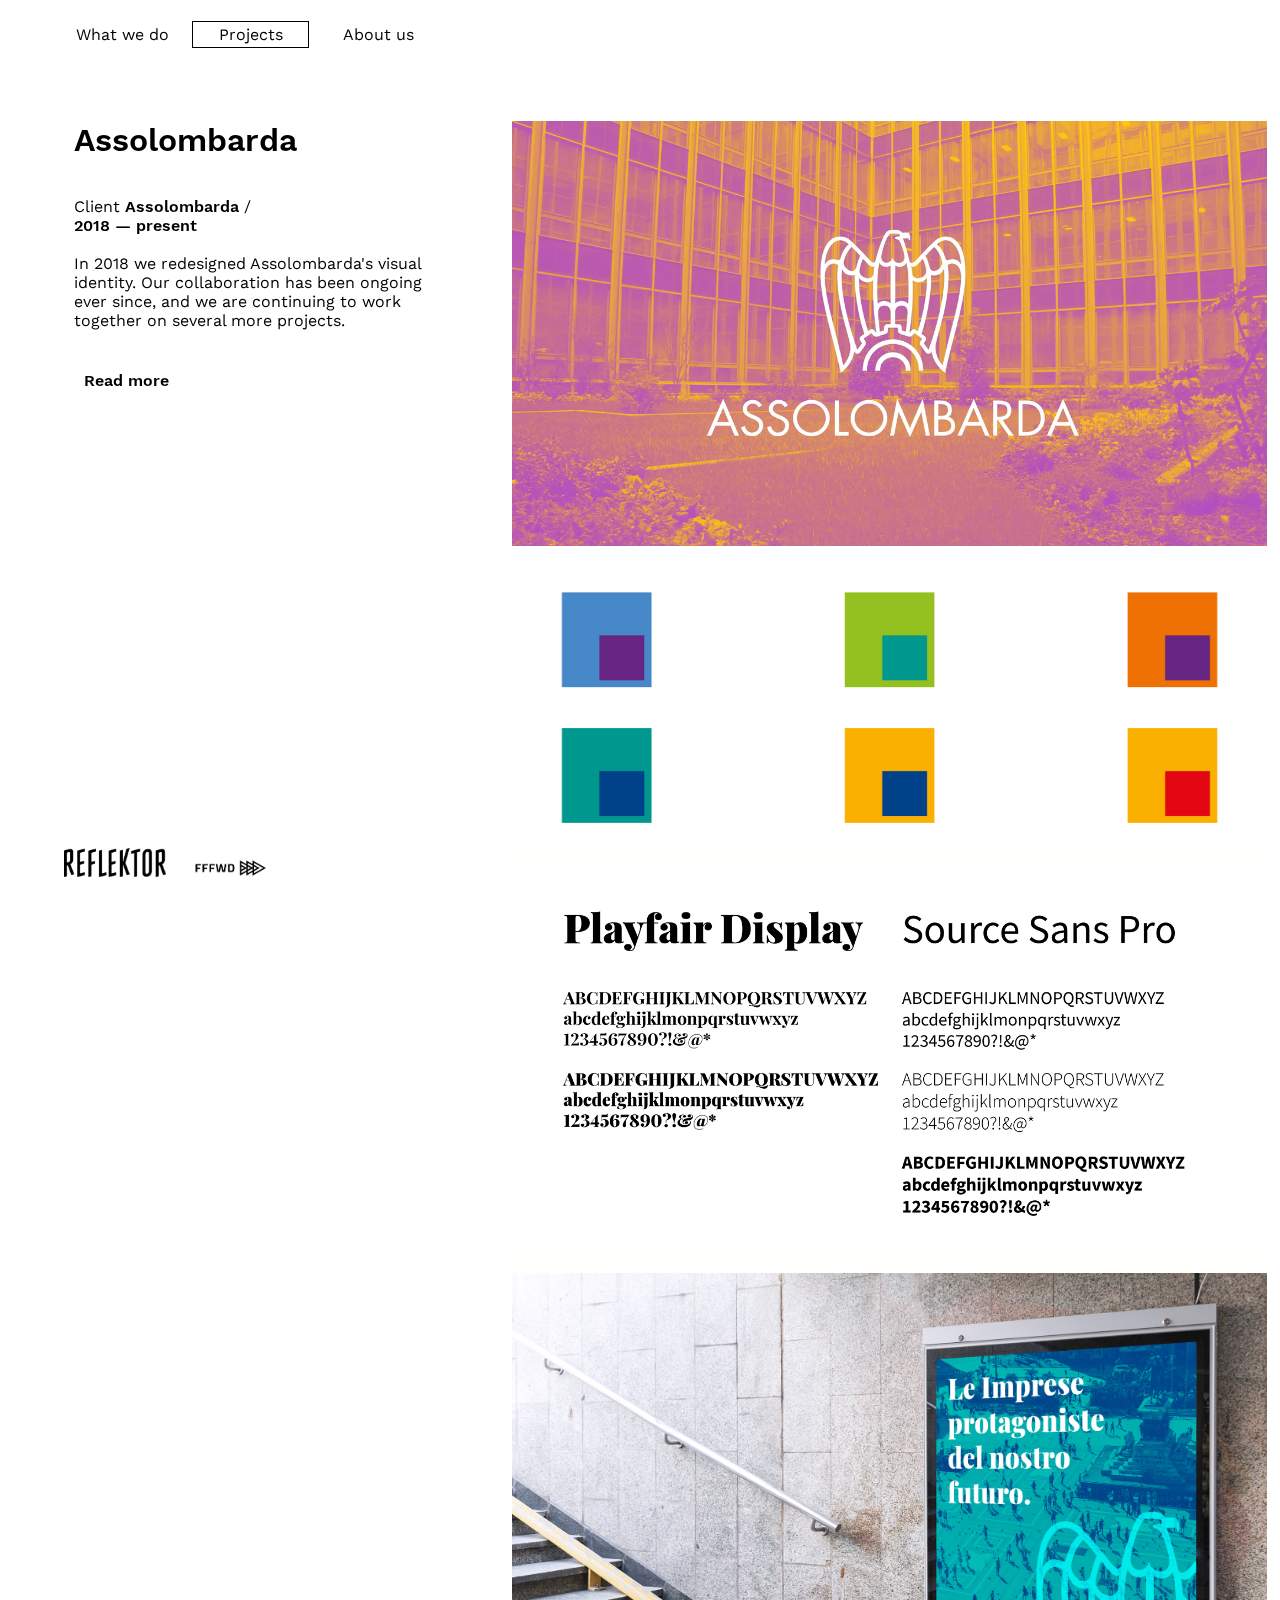
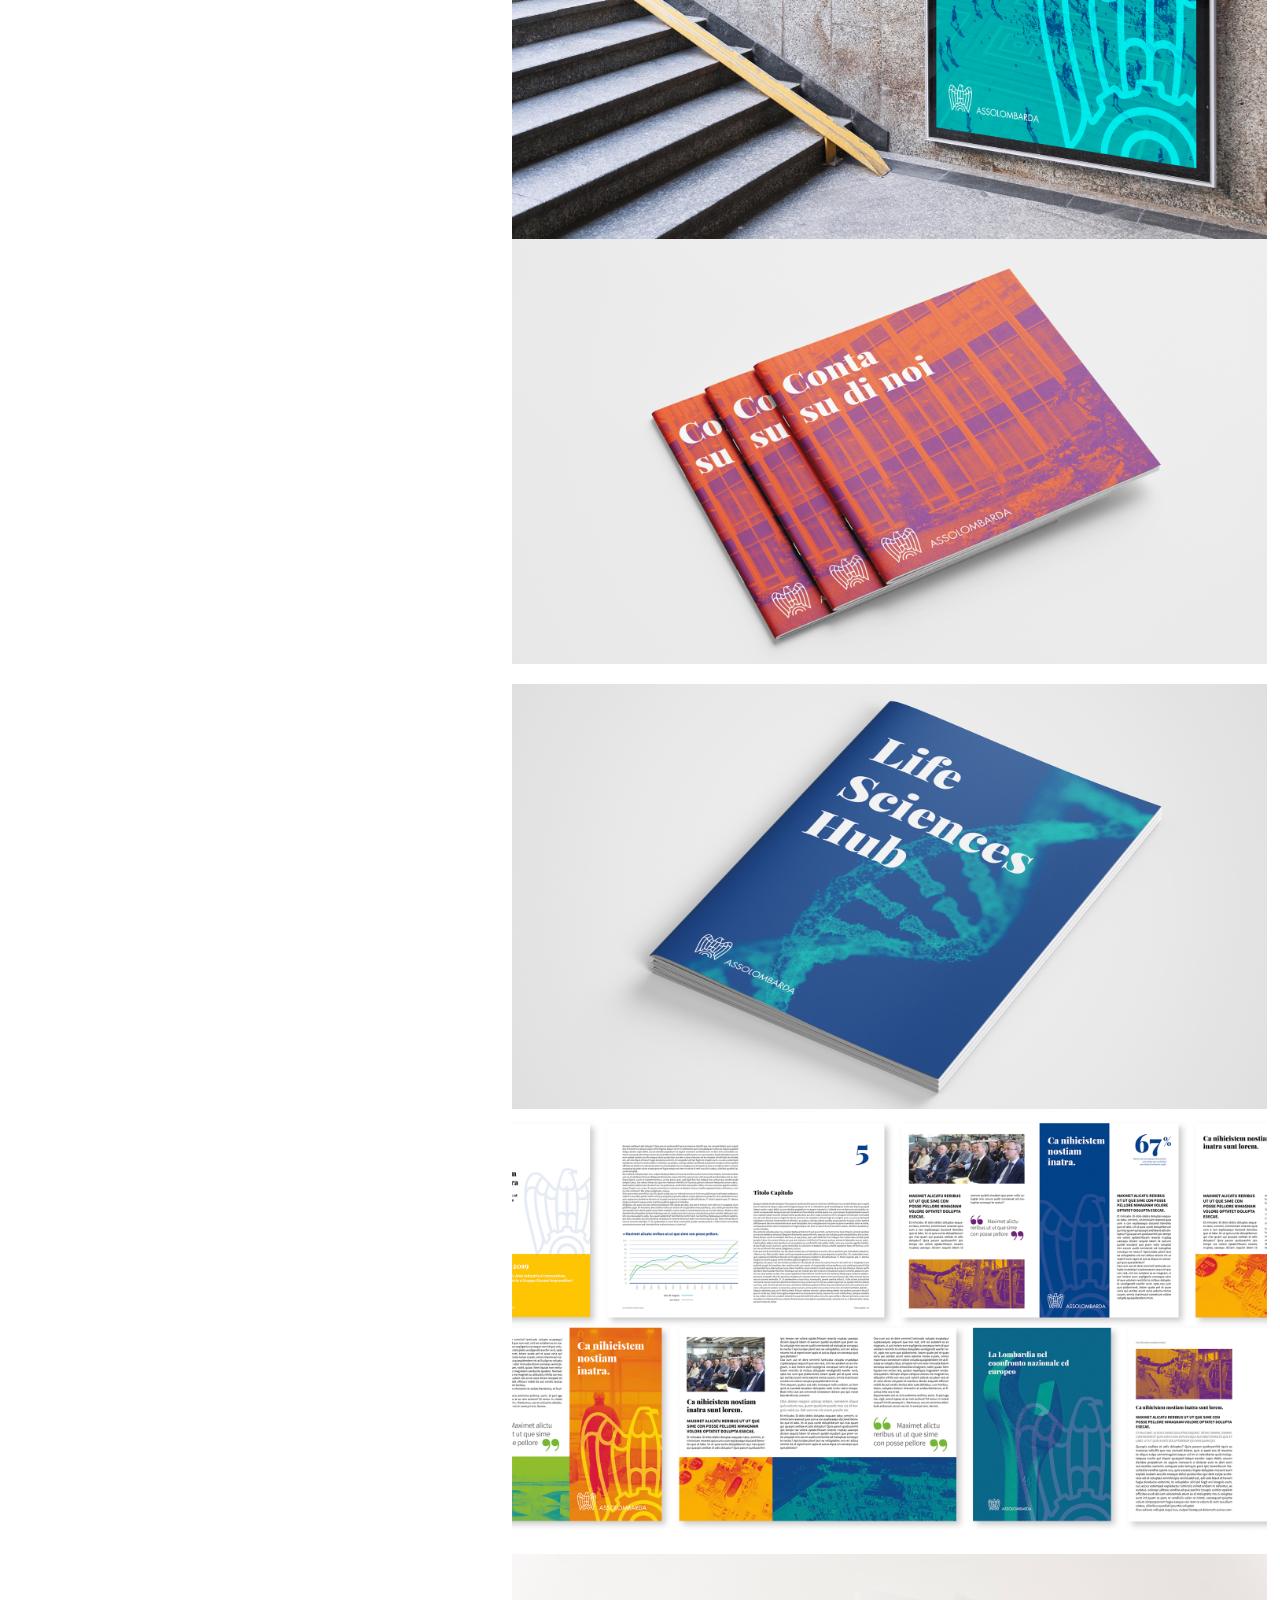
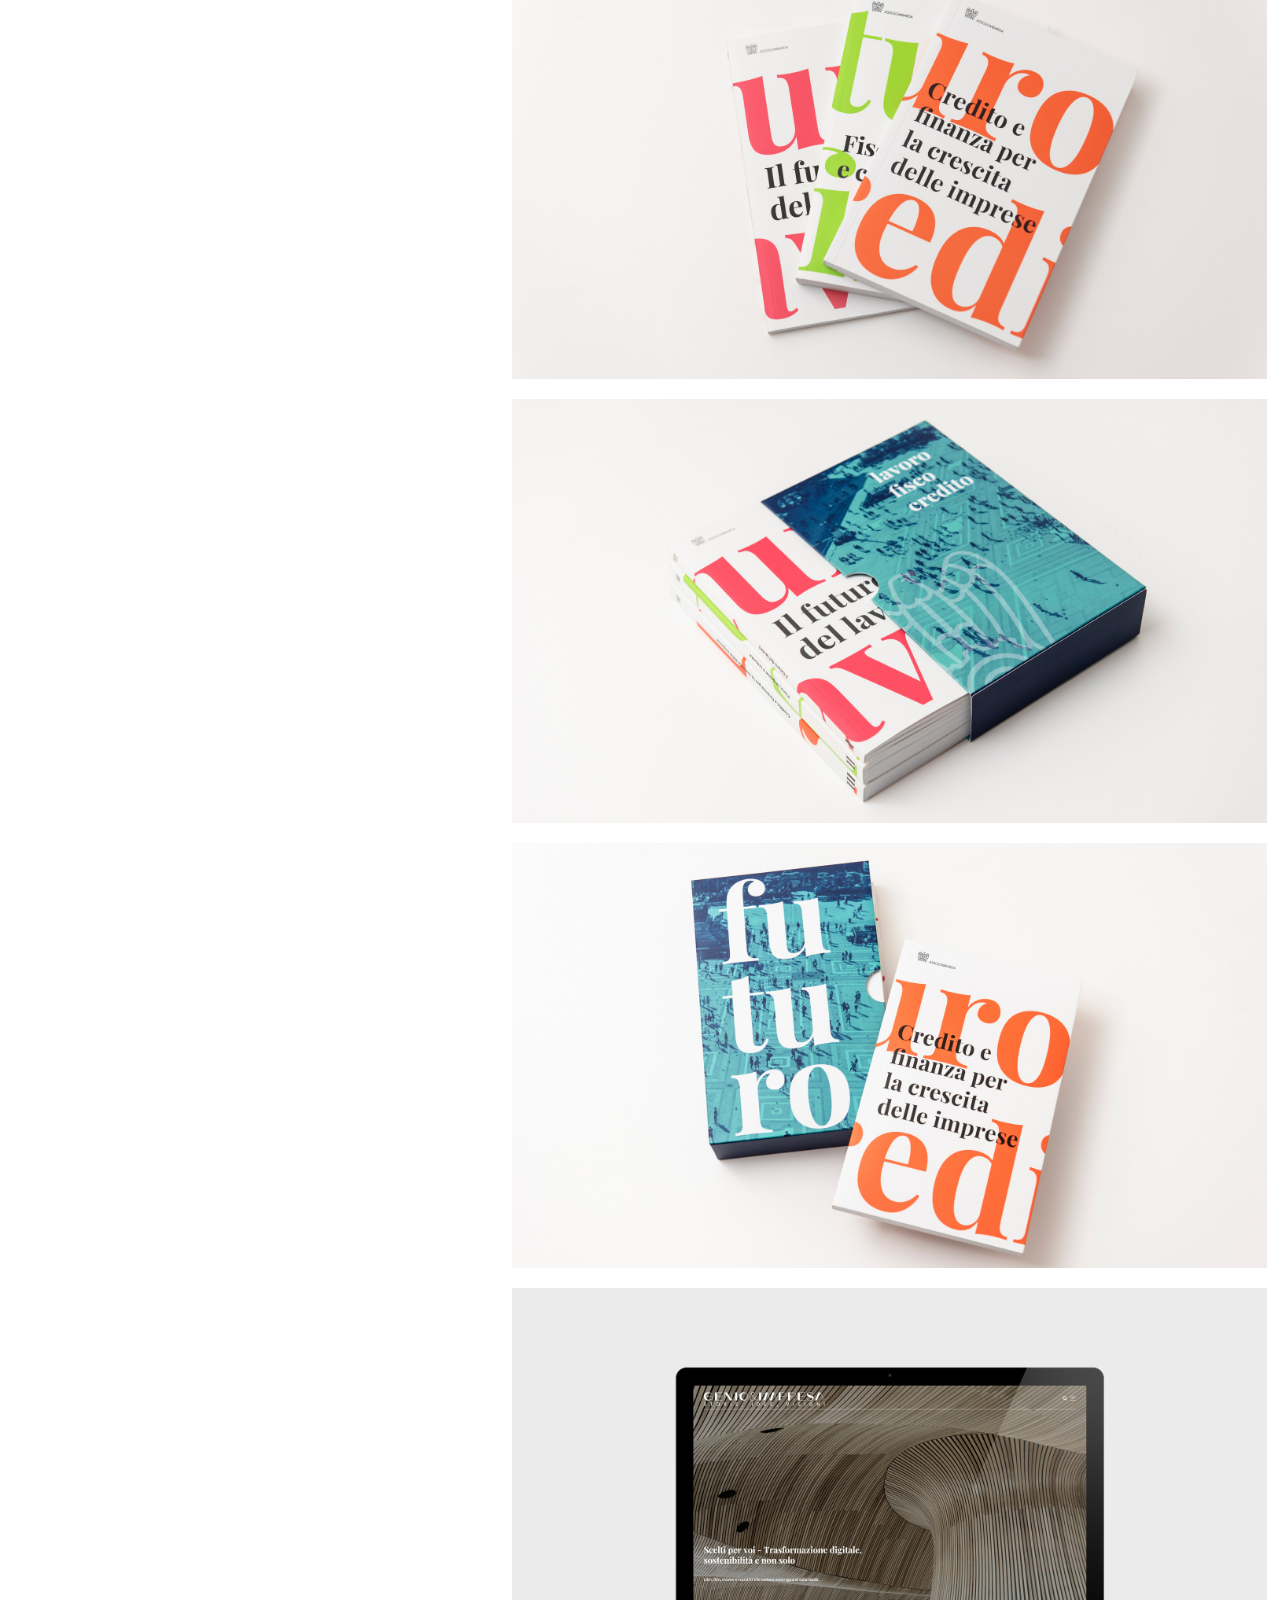
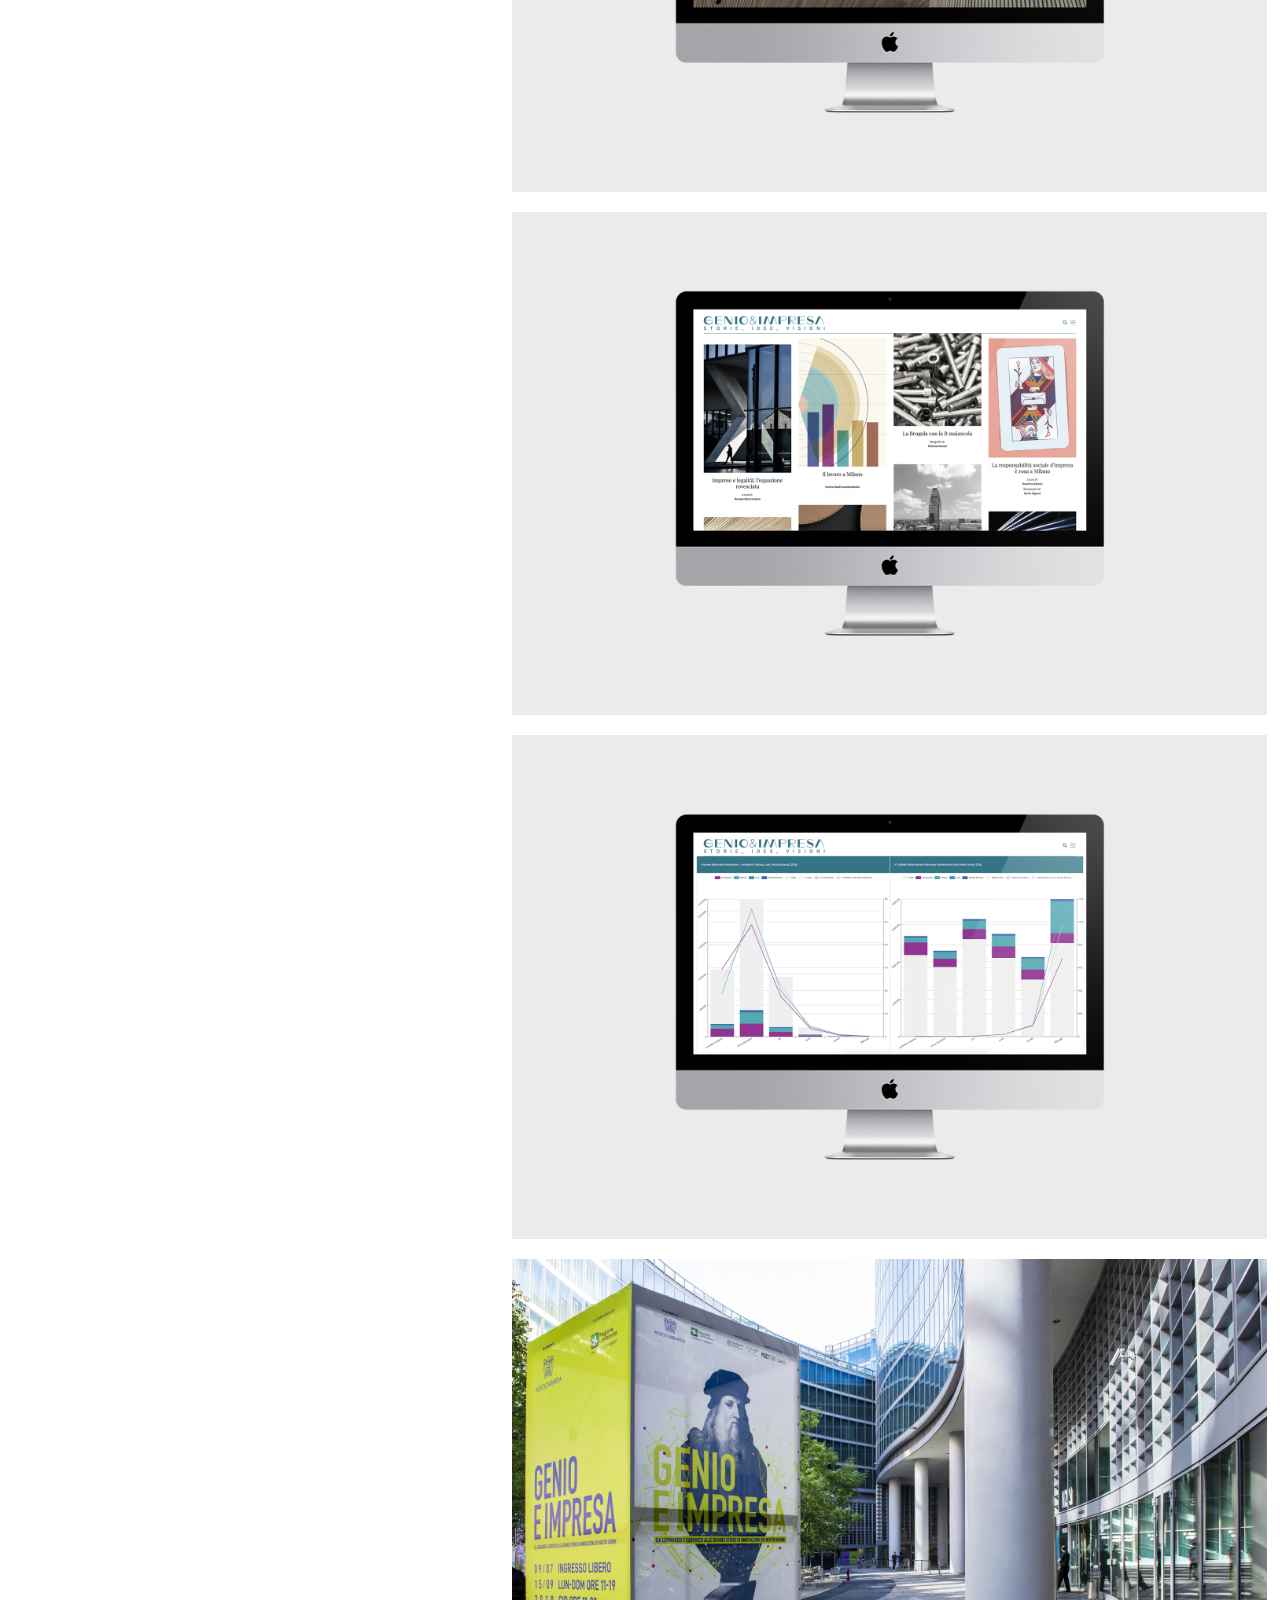
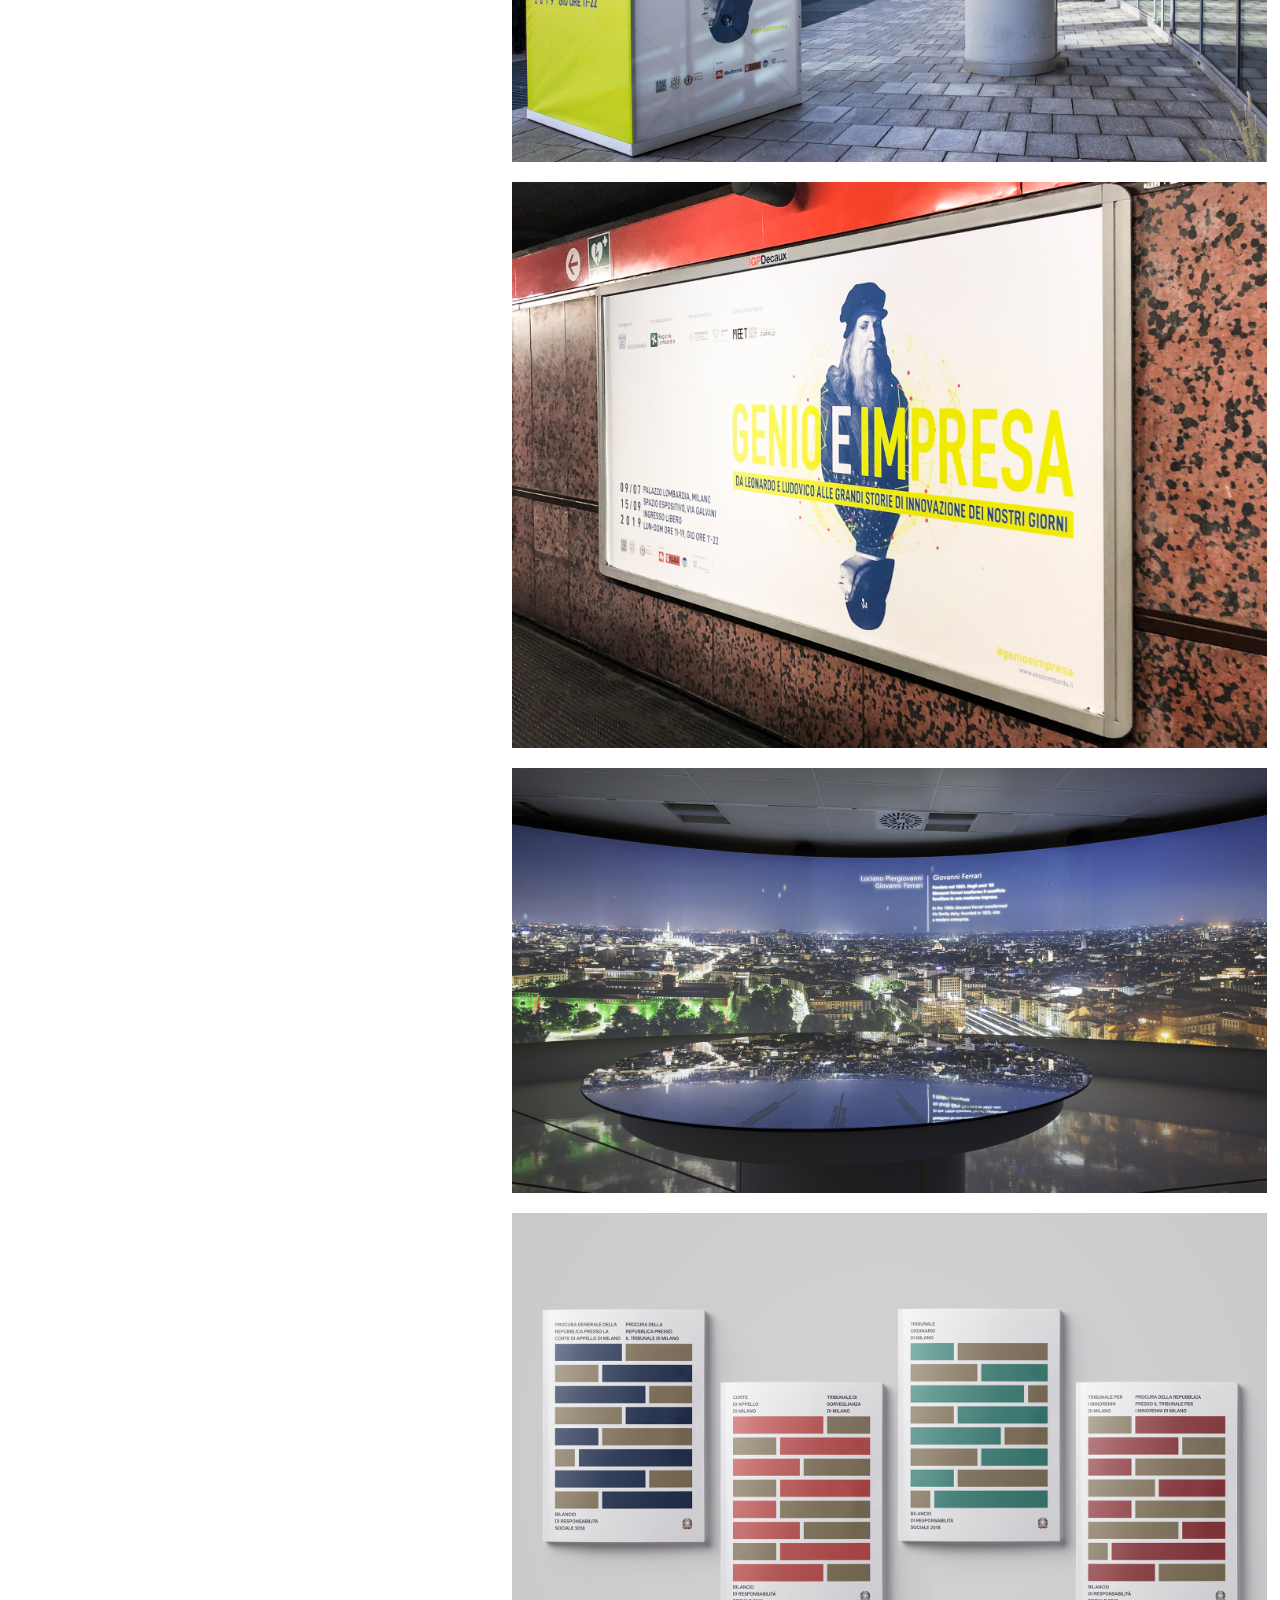
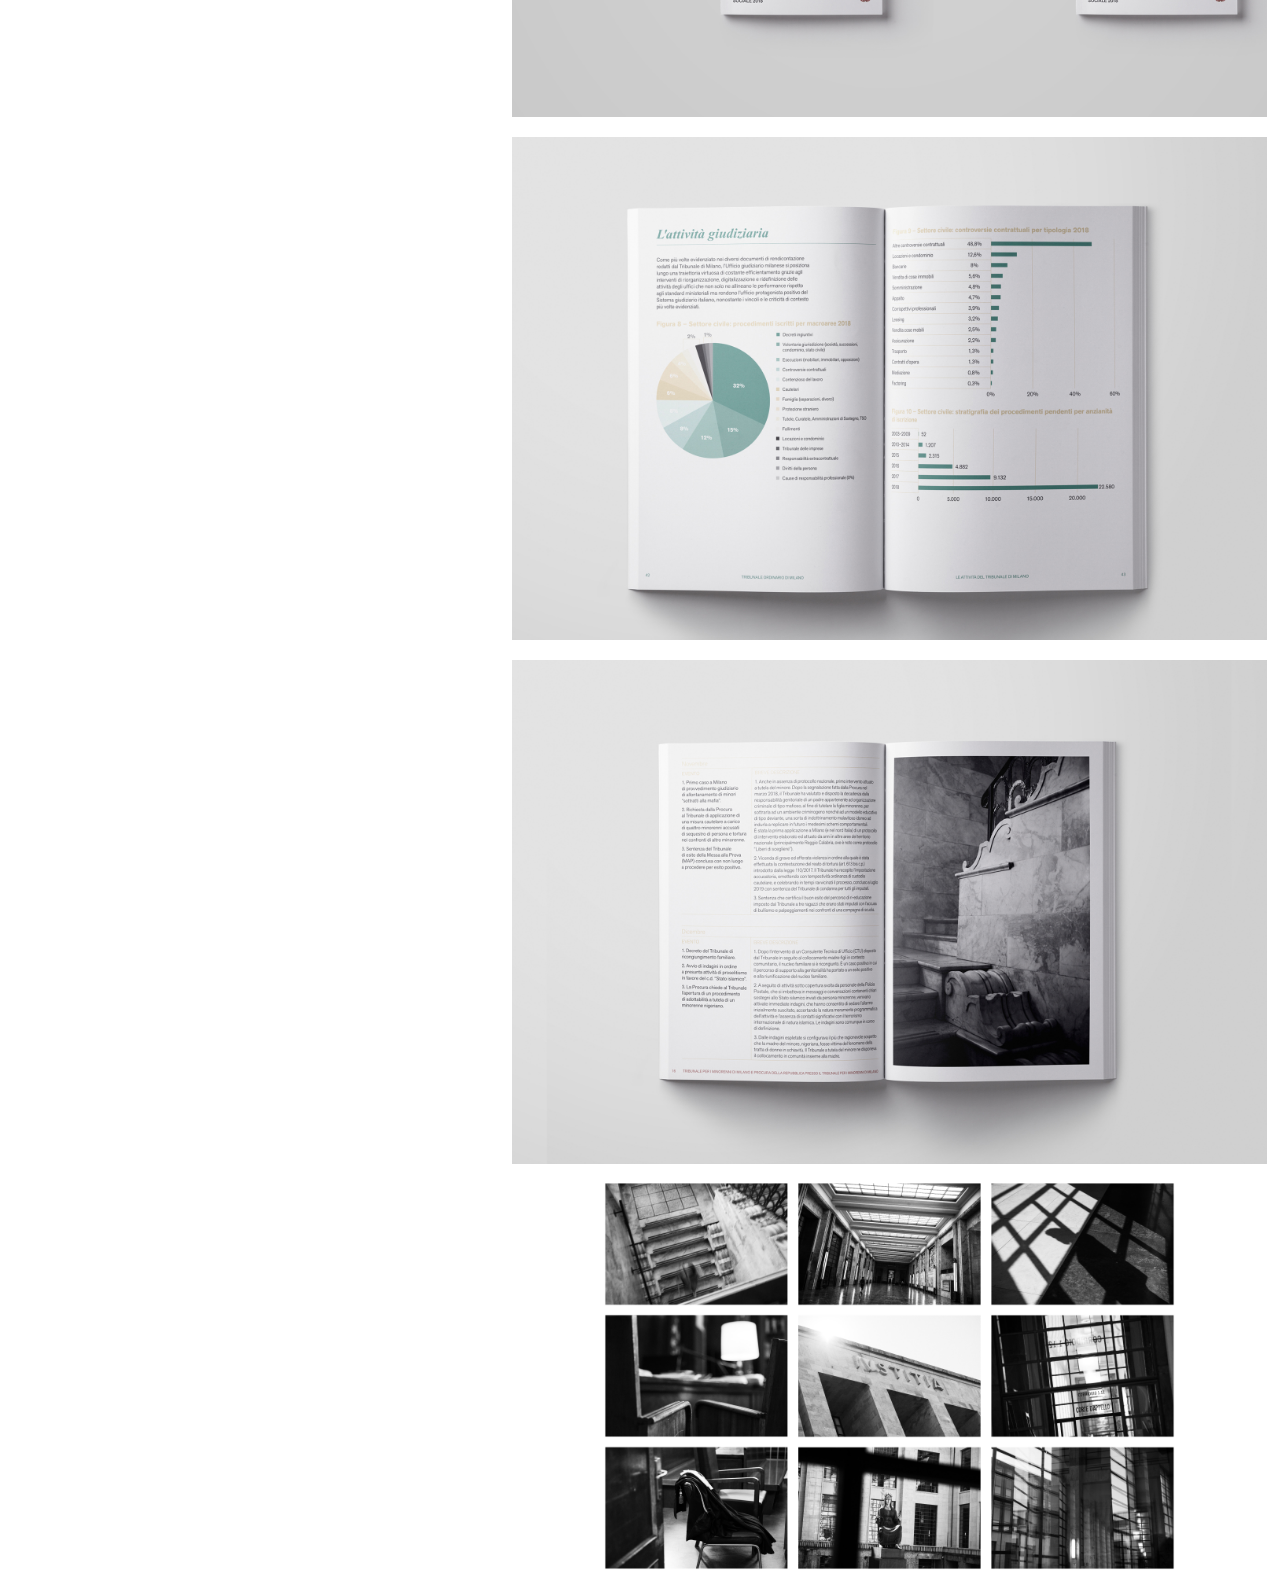
<file: assolombarda.html>
<html>
  <head>
    <meta charset="utf-8">
    <title> Projects - Assolombarda</title>
    <link rel='shortcut icon' type='image/x-icon' href='assets/favicon/favicon.ico' />
    <link href="style_mini.css" rel="stylesheet" type="text/css">
    <link href="style_maxi.css" rel="stylesheet" type="text/css">
    <link href='https://fonts.googleapis.com/css?family=Work+Sans' rel='stylesheet'>
    <meta name="viewport" content="width=device-width, initial-scale=1">
    <meta name="description" content="Reflektor is a branding agency founded in 2016 by Martina Profumo and Michele Morosi.">
    <meta name="keywords" content="Branding, Comunicazione, Design, Visual identity, Brand, Identità visiva, Innivazione, Innovation, Strategia, Strategy, Creative, Business, Posizionamento, Positioning, Produzione, Production, Video, Foto, UX design,Service, Servizi, Design thinking, Agenzia creativa, Milano, Milan, Tone of voice, logo, brand manual">
    <meta name="author" content="Reflektor">


  </head>
  <body leftmargin="0" topmargin="0">

    <div id="banda_mobile" style="background-color:white;border-bottom: 0.1vw solid black"></div>

    <div id="menu">
      <div id="what_we_do" class="fondoBianco" style="border: 0.1vw solid transparent"> <a href="what_we_do.html"> What we do </a></div>
      <div id="projects" class="fondoBianco" style="border: 0.1vw solid"> <a href="projects.html">Projects</a> </div>
      <div id="about_us" class="fondoBianco" style="border: 0.1vw solid transparent"><a href="about_us.html"> About us</a> </div>
    </div>

    <img id="logoReflektor" src="assets/logo/reflektor_logo.png" alt="Reflektor_logo"></img>
    <img id="logoFFFWD" src="assets/logo/FFFWD_logo.png" alt="FFForward_logo"></img>


    <div id="desc">
      <div id="titolo">Assolombarda<br><br> </div>
      Client <em>Assolombarda</em> / <br><em>2018 &mdash; present</em> <br><br>
      In 2018 we redesigned Assolombarda's visual identity. Our collaboration has been ongoing ever since, and we are continuing to work together on several more projects. <br><br><br>
      <div id="read" onClick="scompare('visual');">Read more </div>
    </div>


    <div id="main">
      <div id="visual">
        <video width="100%" min-height="100%" autoplay loop> <source src="assets/Assolombarda/cover.mp4" type="video/mp4"></video>
        <img src="assets/Assolombarda/palette_coppie.jpg" style="width:100%;margin-top:20px" ></img>
        <img src="assets/Assolombarda/Playfair.jpg" style="width:100%" ></img>
        <img src="assets/Assolombarda/affissione.jpg" style="width:100%" ></img>
        <img src="assets/Assolombarda/brochure_1.jpg" style="width:100%" ></img>
        <img src="assets/Assolombarda/brochure_2.jpg" style="width:100%;margin-top:20px" ></img>
        <img src="assets/Assolombarda/set.jpg" style="width:100%" ></img>
        <img src="assets/Assolombarda/lb_1.jpg" style="width:100%;margin-top:20px" ></img>
        <img src="assets/Assolombarda/lb_2.jpg" style="width:100%;margin-top:20px" ></img>
        <img src="assets/Assolombarda/lb_3.jpg" style="width:100%;margin-top:20px" ></img>
        <img src="assets/Assolombarda/gi_1.jpg" style="width:100%;margin-top:20px" ></img>
        <img src="assets/Assolombarda/gi_2.jpg" style="width:100%;margin-top:20px" ></img>
        <img src="assets/Assolombarda/gi_3.jpg" style="width:100%;margin-top:20px" ></img>
        <img src="assets/Assolombarda/gi_mostra_1.jpg" style="width:100%;margin-top:20px" ></img>
        <img src="assets/Assolombarda/gi_mostra_2.jpg" style="width:100%;margin-top:20px" ></img>
        <img src="assets/Assolombarda/gi_mostra_3.jpg" style="width:100%;margin-top:20px" ></img>
        <img src="assets/Assolombarda/tm_1.jpg" style="width:100%;margin-top:20px" ></img>
        <img src="assets/Assolombarda/tm_2.jpg" style="width:100%;margin-top:20px" ></img>
        <img src="assets/Assolombarda/tm_3.jpg" style="width:100%;margin-top:20px" ></img>
        <img src="assets/Assolombarda/tm_foto.png" style="width:100%" ></img>



      </div>

      <div id="testo">
        The first step of the new project was an in-depth “brand check-up” and the analysis of both the status quo and upcoming opportunities.  After a phase of research and interviews with all the Board members we came up with a new, strong and unique brand positioning for the association.
        <br><br>
        We responded to the need for a more contemporary brand image designing a more modern and international secondary visual identity. At the same time, we maintained a strong coherence and continuity with the Confindustria “mother brand”.
        <br><br>
        Together with blue and light blue, the institutional colors of Assolombarda, the secondary palette includes six new chromatic shades, saturated and bright, used both as plain colors and as duotones, a bi-color treatment over images.
        <br><br>
        For the typography we combined the Source Sans &mdash; the institutional Assolombarda font &mdash; with Playfair Display, a more styled font recommended for headlines and data visualizations.
        <br><br>
        We also played with the “eagle” pictogram, from the Assolombarda logotype, in order to improve dynamism and create a wide range of different visuals.
        <br><br>
        We also defined the new tone-of-voice, identifying the personality and copywriting style of the “language”, aligned with the new Assolombarda brand.
        <br><br>
        After establishing the brand strategy and brand design we continued working with Assolombarda on several more projects.
        <br><br>
        Among others we developed the visual identity of “Genio&Impresa”, a web magazine aimed at being a reference for entrepreneurship in both Lombardy and Italy.
        <br><br>
        We were also invited to manage the design of the “Leonardo&Ludovico &mdash; Genio&Impresa” exhibition, a project in collaboration with Regione Lombardia and with the scientific support of the Politecnico di Milano Leadin’Lab. The aim of the project is to illustrate virtuous cases of encounters between entrepreneurs and creative geniuses.
        <br><br>
        In 2019 we created the editorial project for the Sustainability Report of the Tribunale di Milano. For this special occasion we produced a photographic reportage of the most important places in the Tribunale di Milano law courts.
        <br><br><br>

      </div>
    </div>


  </body>
  <script type="text/javascript">

  document.getElementById("testo").style.display='none';

  function scompare(visual) {
    if(document.getElementById("visual").style.display=='') {
       document.getElementById("visual").style.display='none';
       document.getElementById("testo").style.display='';
       document.getElementById("read").innerHTML = "Read less";
    }
    else{
      document.getElementById("visual").style.display='';
      document.getElementById("testo").style.display='none';
      document.getElementById("read").innerHTML = "Read more";
    }
  }
  </script>



</html>
</file>
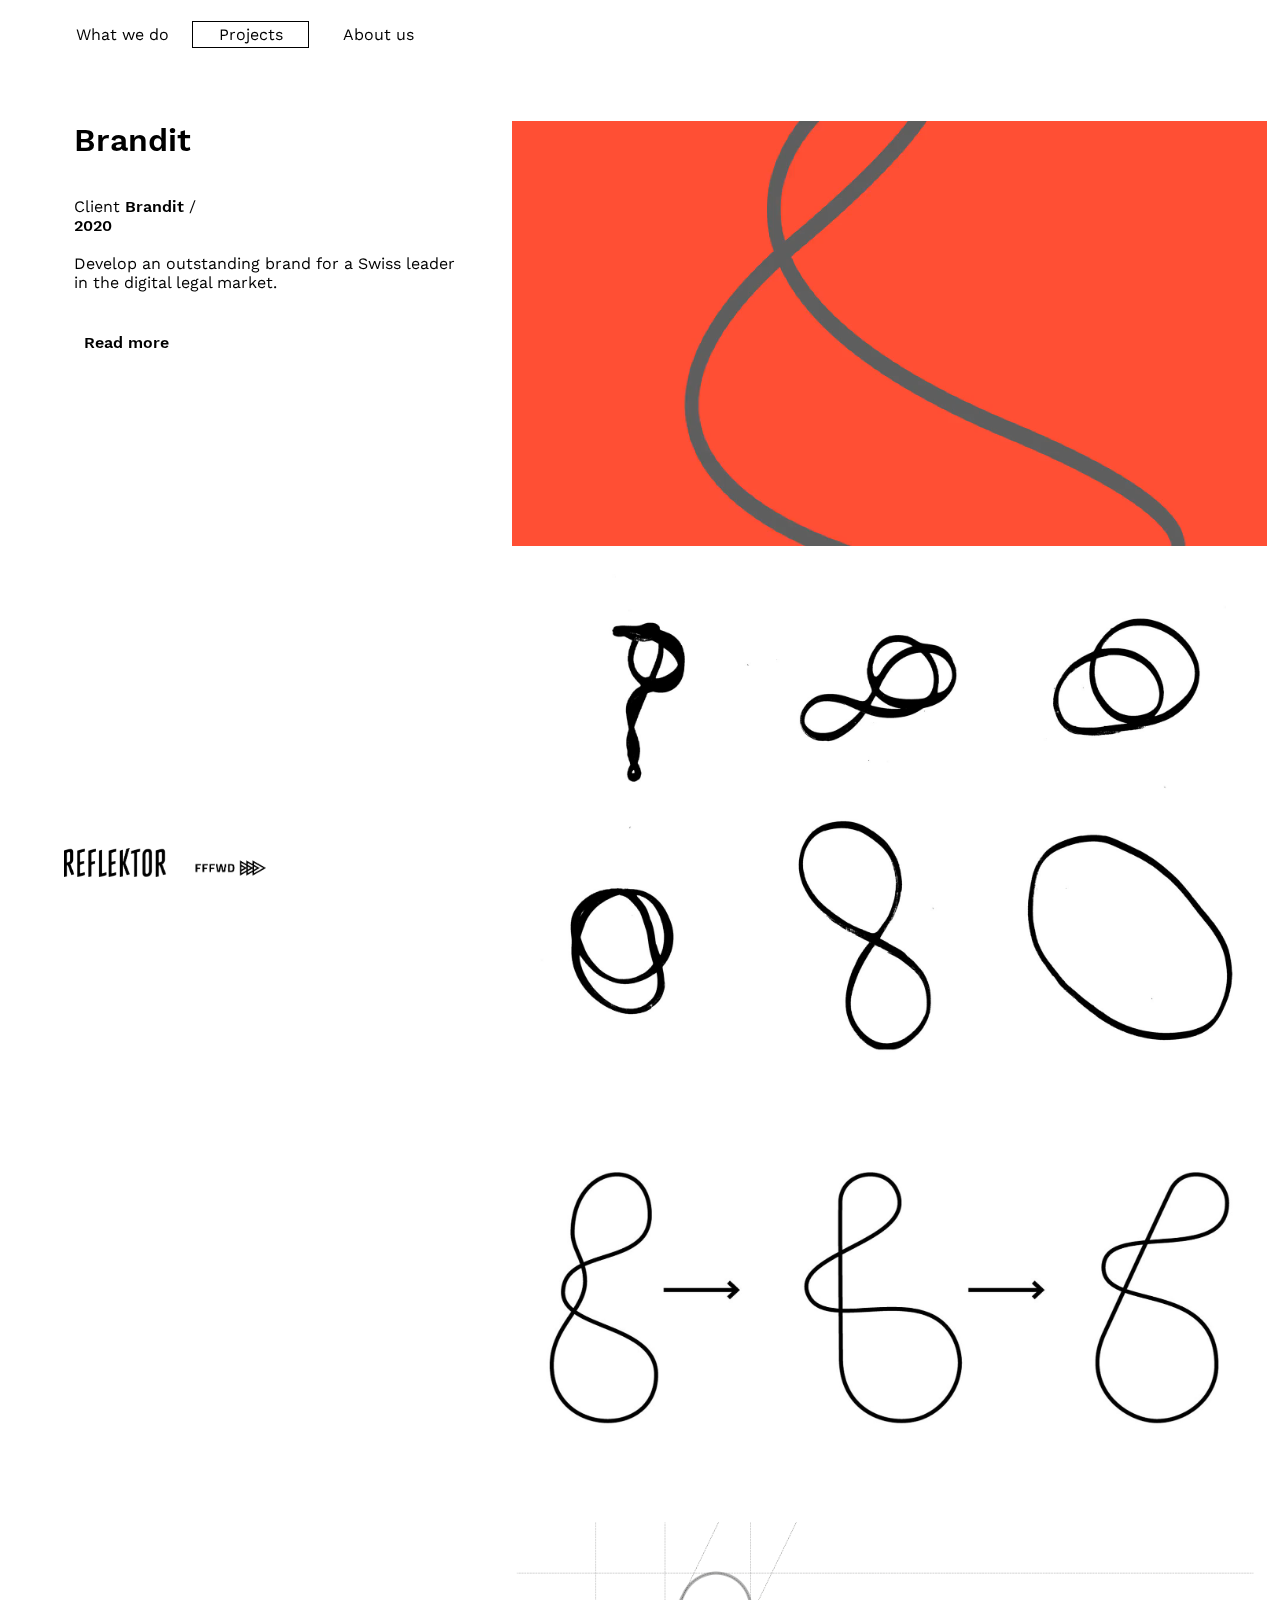
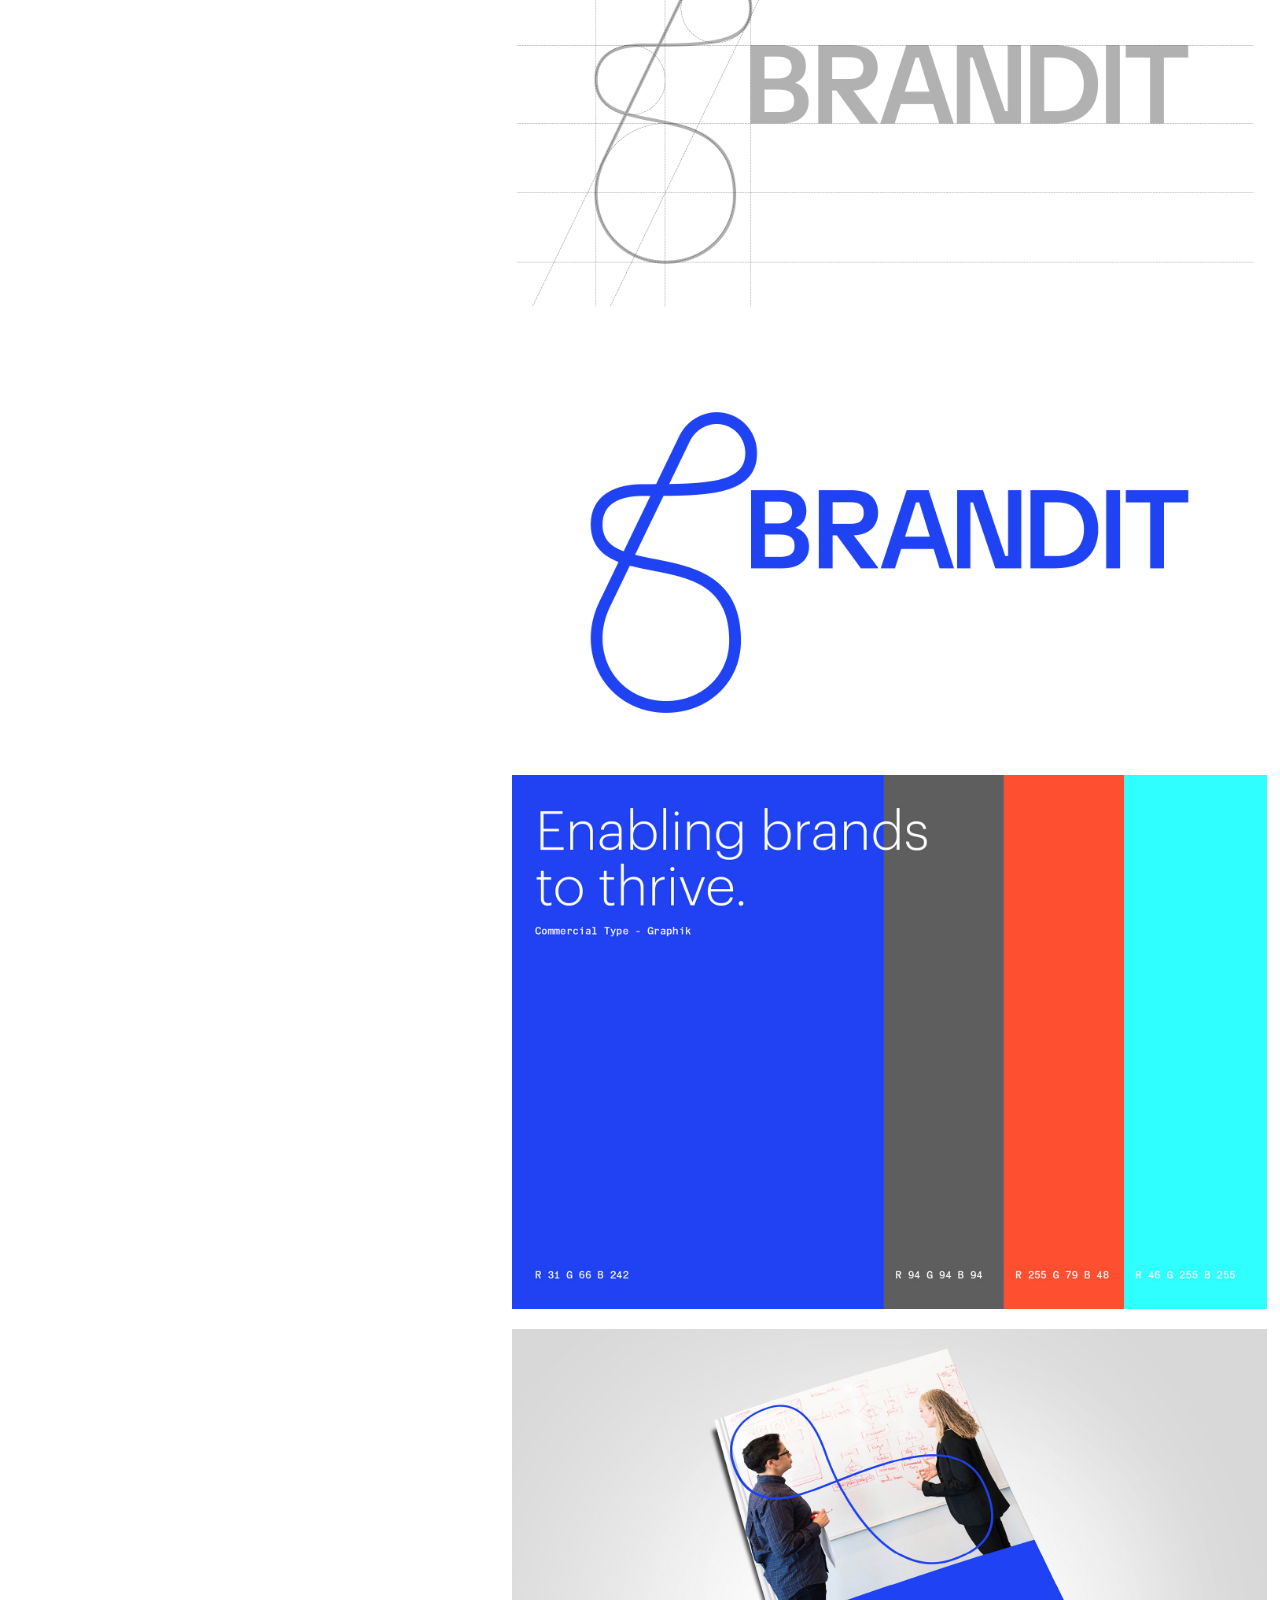
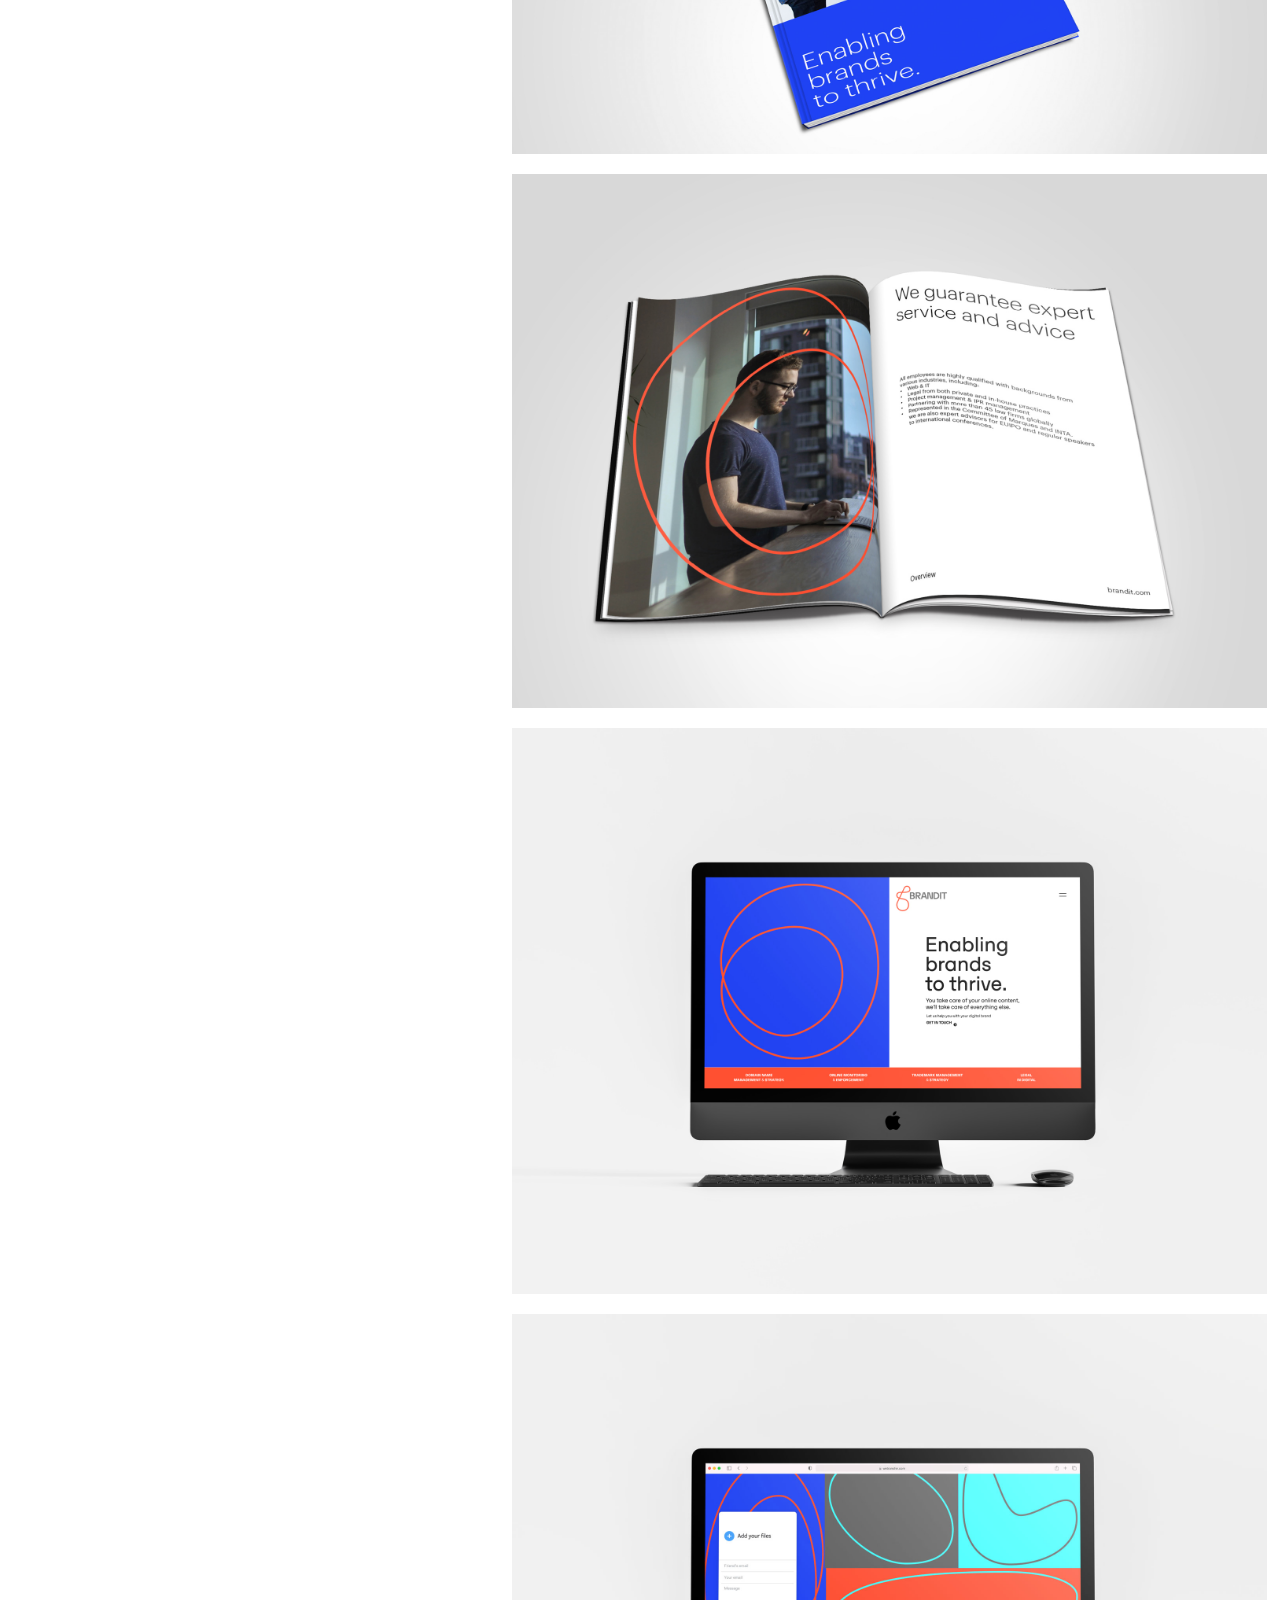
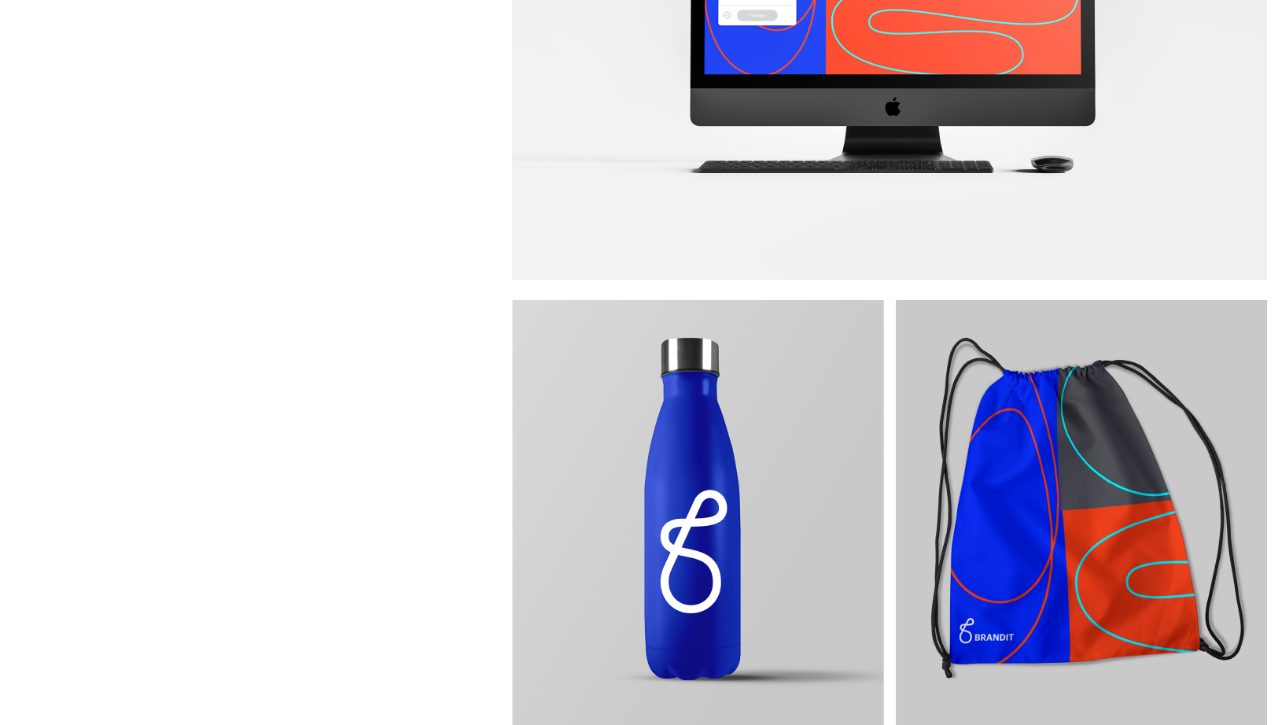
<file: brandit.html>
<html>
  <head>
    <meta charset="utf-8">
    <title> Projects - Brandit</title>
    <link rel='shortcut icon' type='image/x-icon' href='assets/favicon/favicon.ico' />
    <link href="style_mini.css" rel="stylesheet" type="text/css">
    <link href="style_maxi.css" rel="stylesheet" type="text/css">
    <link href='https://fonts.googleapis.com/css?family=Work+Sans' rel='stylesheet'>
    <meta name="viewport" content="width=device-width, initial-scale=1">
    <meta name="description" content="Reflektor is a branding agency founded in 2016 by Martina Profumo and Michele Morosi.">
    <meta name="keywords" content="Branding, Comunicazione, Design, Visual identity, Brand, Identità visiva, Innivazione, Innovation, Strategia, Strategy, Creative, Business, Posizionamento, Positioning, Produzione, Production, Video, Foto, UX design,Service, Servizi, Design thinking, Agenzia creativa, Milano, Milan, Tone of voice, logo, brand manual">
    <meta name="author" content="Reflektor">


  </head>
  <body leftmargin="0" topmargin="0">

    <div id="banda_mobile" style="background-color:white;border-bottom: 0.1vw solid black"></div>

    <div id="menu">
      <div id="what_we_do" class="fondoBianco" style="border: 0.1vw solid transparent"> <a href="what_we_do.html"> What we do </a></div>
      <div id="projects" class="fondoBianco" style="border: 0.1vw solid"> <a href="projects.html">Projects</a> </div>
      <div id="about_us" class="fondoBianco" style="border: 0.1vw solid transparent"><a href="about_us.html"> About us</a> </div>
    </div>

    <img id="logoReflektor" src="assets/logo/reflektor_logo.png" alt="Reflektor_logo"></img>
    <img id="logoFFFWD" src="assets/logo/FFFWD_logo.png" alt="FFForward_logo"></img>


    <div id="desc">
      <div id="titolo">Brandit<br><br> </div>
      Client <em>Brandit</em> / <br><em>2020</em> <br><br>
      Develop an outstanding brand for a Swiss leader in the digital legal market. <br><br><br>
      <div id="read" onClick="scompare('visual');">Read more </div>
    </div>


    <div id="main">
      <div id="visual">
        <video width="100%" min-height="100%" autoplay loop> <source src="assets/Brandit/cover.mp4" type="video/mp4"></video>
        <img src="assets/Brandit/concept.jpg" style="width:100%" ></img>
        <img src="assets/Brandit/genesi_marchio.jpg" style="width:100%" ></img>
        <img src="assets/Brandit/costruzione_logo.png" style="width:100%" ></img>
        <img src="assets/Brandit/logo.png" style="width:100%;margin-top:20px" ></img>
        <img src="assets/Brandit/toolkit.jpg" style="width:100%" ></img>
        <img src="assets/Brandit/brochure_copertina.jpg" style="width:100%;margin-top:20px" ></img>
        <img src="assets/Brandit/brochure.jpg" style="width:100%;margin-top:20px" ></img>
        <img src="assets/Brandit/sito.jpg" style="width:100%;margin-top:20px" ></img>
        <img src="assets/Brandit/wetransfer.jpg" style="width:100%;margin-top:20px" ></img>
        <img src="assets/Brandit/merch.jpg" style="width:100%;margin-top:20px" ></img>




      </div>

      <div id="testo">
        Brandit is a dynamic and modern company.<br>
        With offices in Switzerland, Denmark, Malta and The Netherlands, and more than 700 clients, it is one of the most highly reputed companies in the fields of Domain Management, Trademarks and Online Brand Protection.
        <br><br>
        At the core of its work are flexibility and a strong personal approach to the clients.
        Following a strategic project and a through brand repositioning, we developed a new brand positioning and a modern and international visual identity.
        <br><br>
        The graphic core element &mdash; alongside a new vibrant and bold color palette &mdash;is designed around the concept of an ever-changing rubber band. 
        A rubber-band can stretch, or adapt itself to an object. It also can secure something, or it can help to move things around…
        <br><br>
        Here, it represents the way Brandit is able to move, connect and protect its assets and ideas, in a playful and contemporary way.
        <br><br><br>

      </div>
    </div>


  </body>
  <script type="text/javascript">

  document.getElementById("testo").style.display='none';

  function scompare(visual) {
    if(document.getElementById("visual").style.display=='') {
       document.getElementById("visual").style.display='none';
       document.getElementById("testo").style.display='';
       document.getElementById("read").innerHTML = "Read less";
    }
    else{
      document.getElementById("visual").style.display='';
      document.getElementById("testo").style.display='none';
      document.getElementById("read").innerHTML = "Read more";
    }
  }
  </script>



</html>
</file>
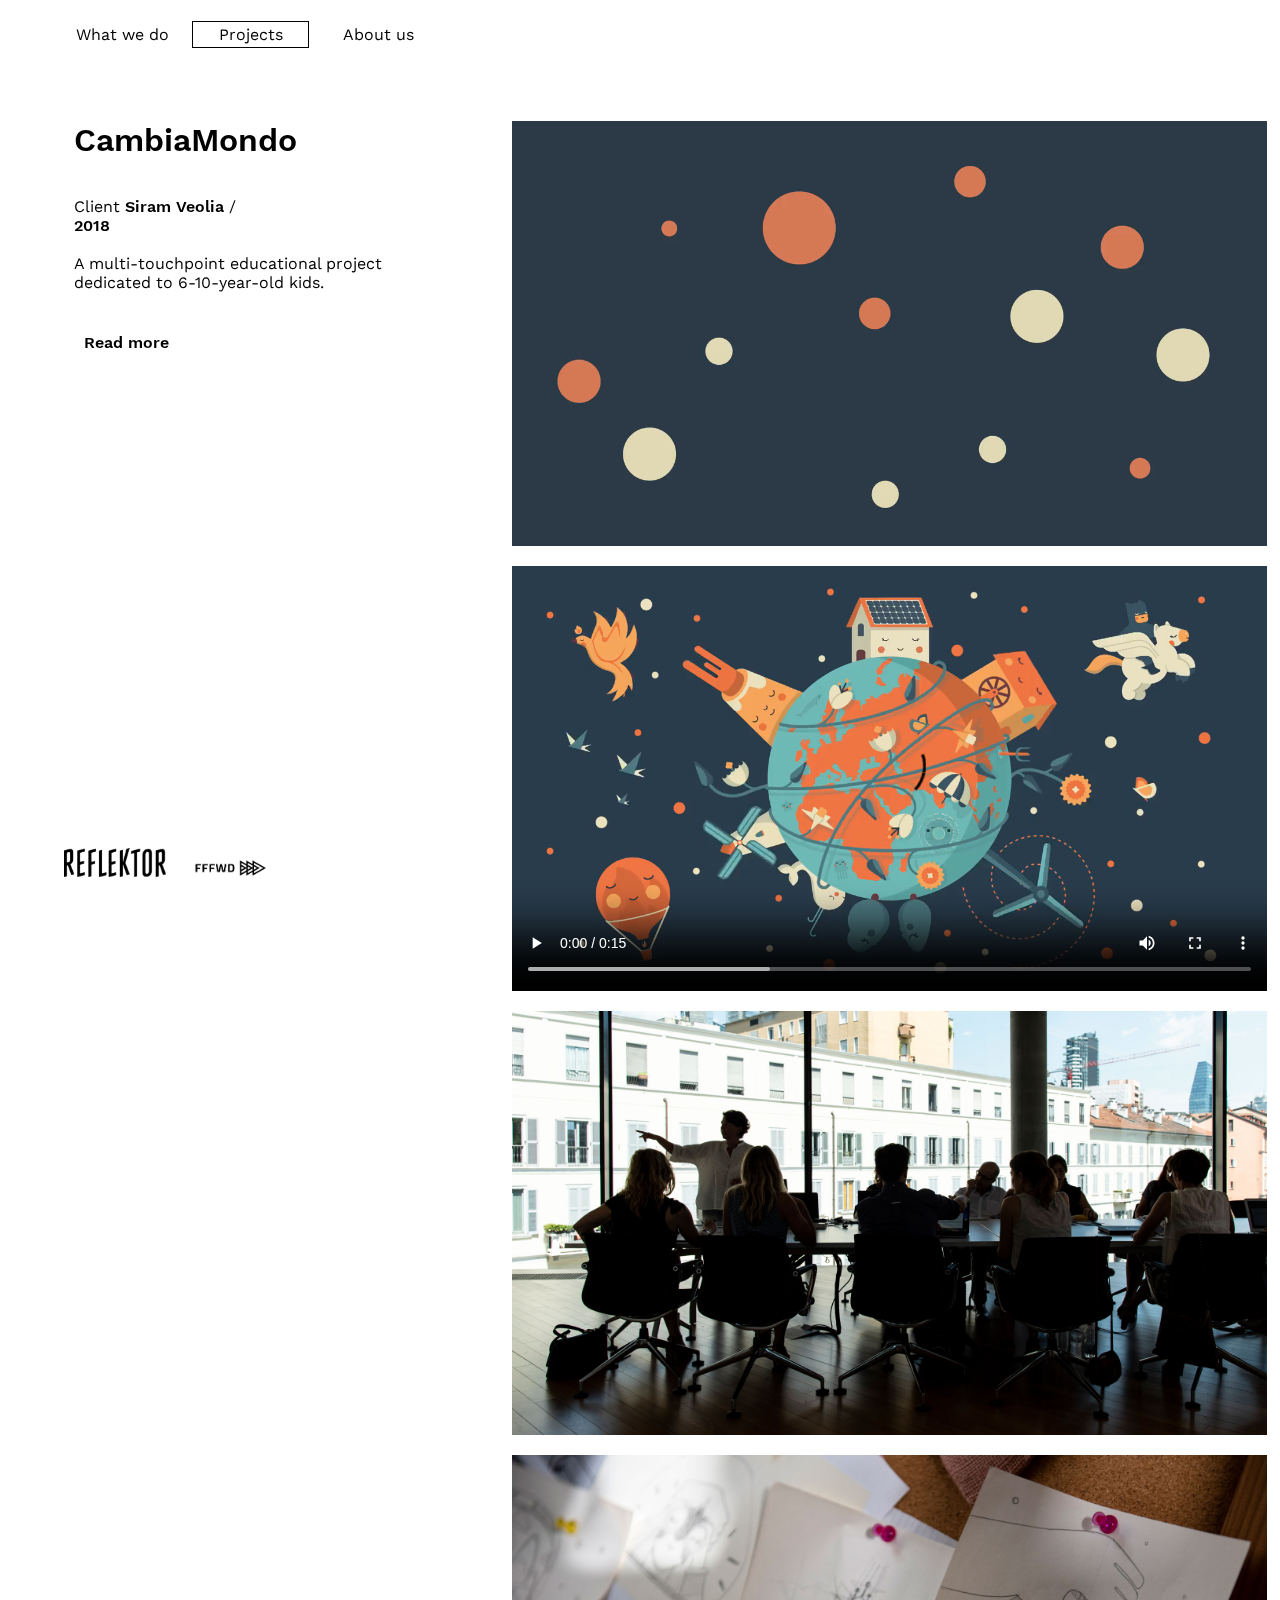
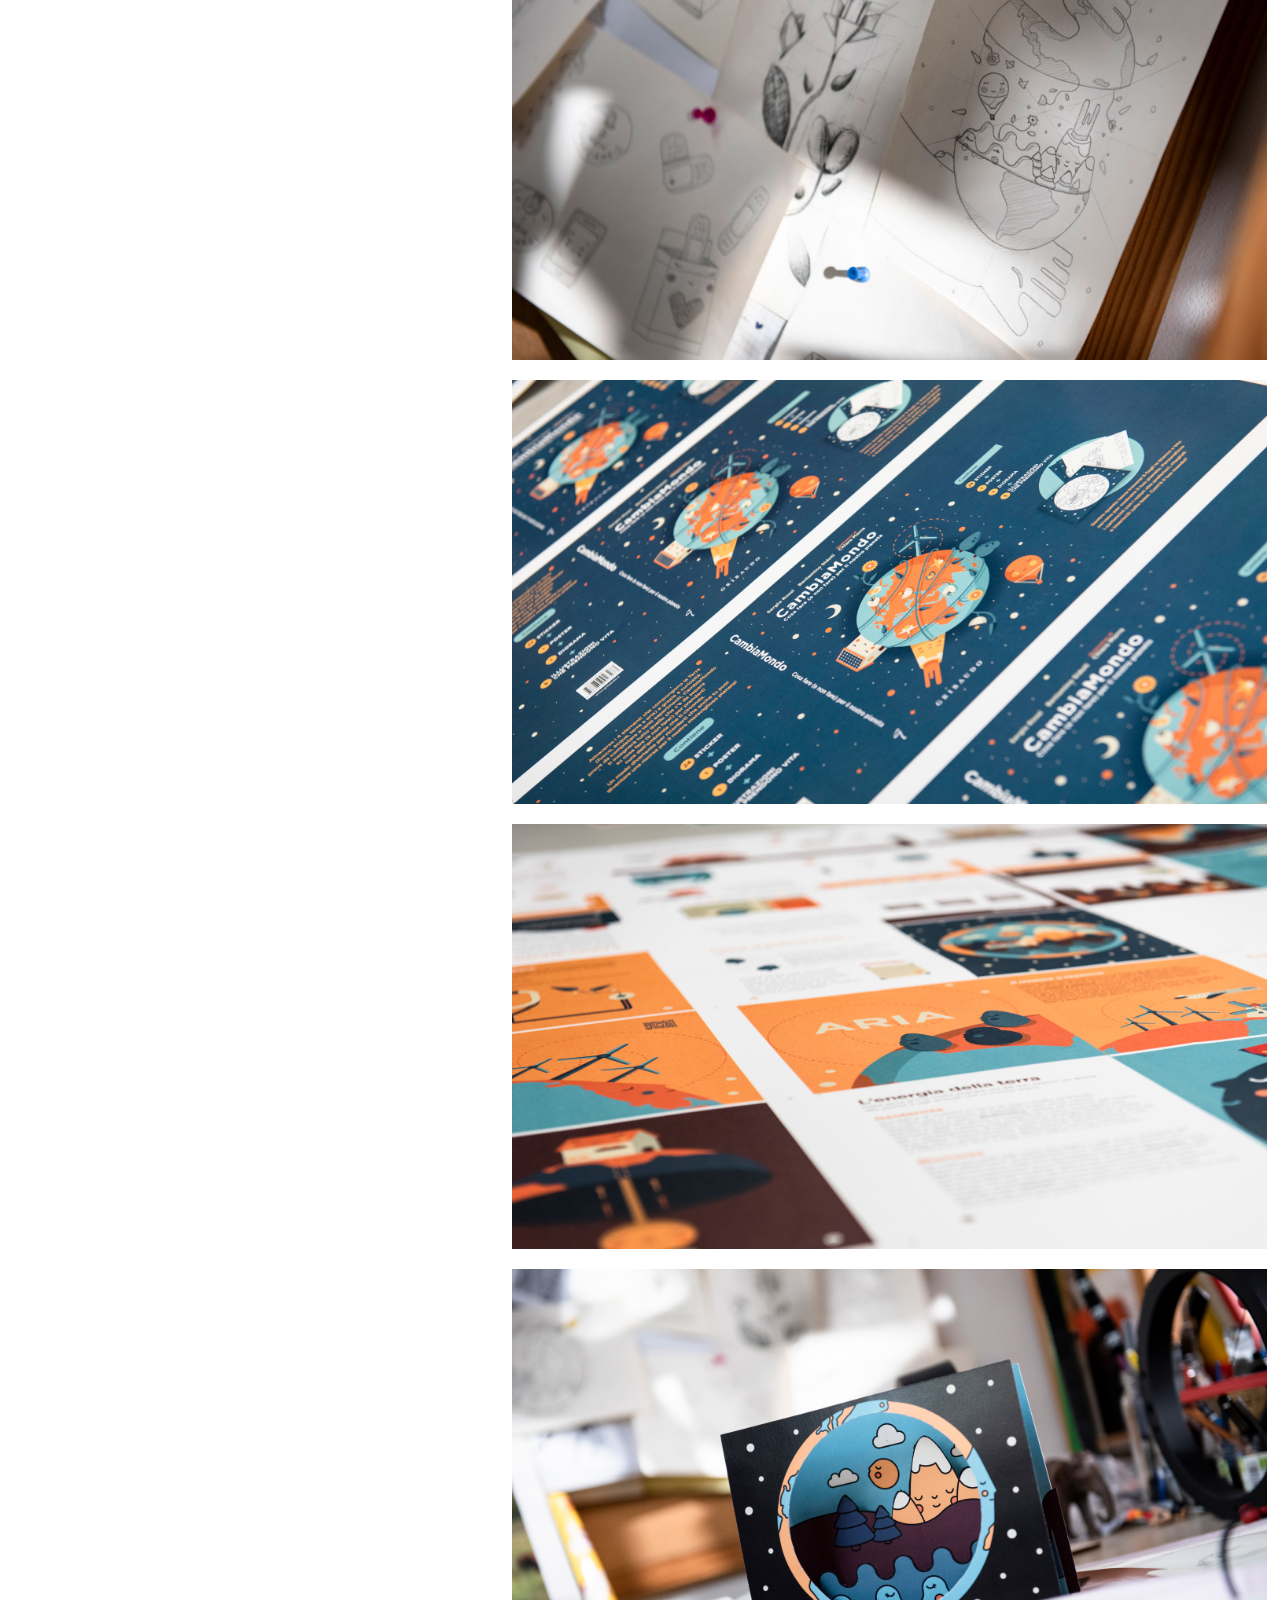
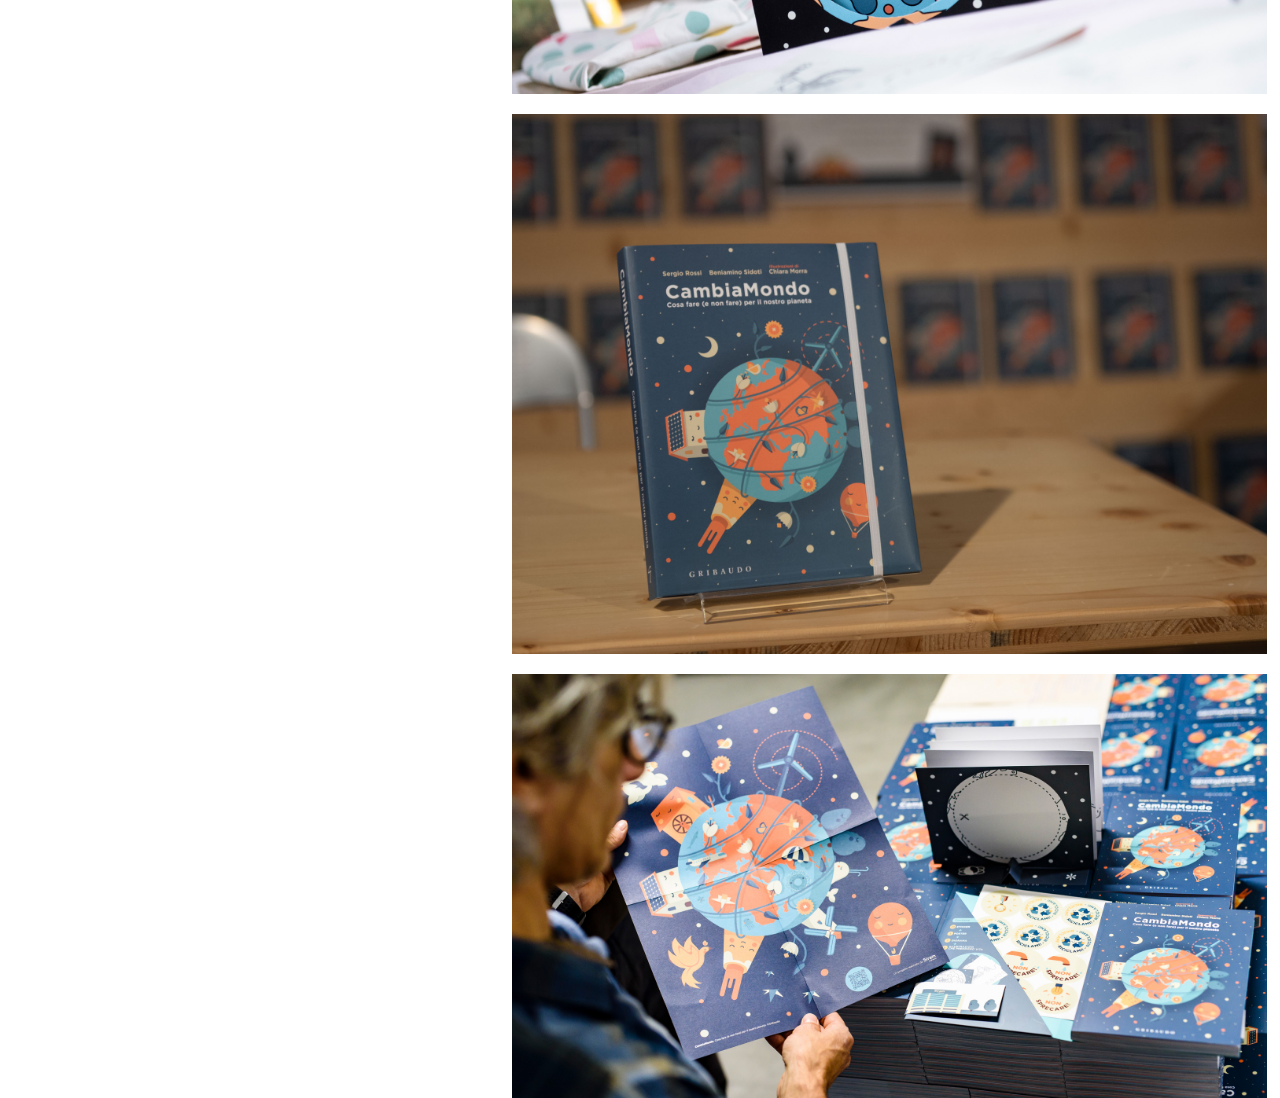
<file: cambiamondo.html>
<html>
  <head>
    <meta charset="utf-8">
    <title> Projects - CambiaMondo</title>
    <link rel='shortcut icon' type='image/x-icon' href='assets/favicon/favicon.ico' />
    <link href="style_mini.css" rel="stylesheet" type="text/css">
    <link href="style_maxi.css" rel="stylesheet" type="text/css">
    <link href='https://fonts.googleapis.com/css?family=Work+Sans' rel='stylesheet'>
    <meta name="viewport" content="width=device-width, initial-scale=1">
    <meta name="description" content="Reflektor is a branding agency founded in 2016 by Martina Profumo and Michele Morosi.">
    <meta name="keywords" content="Branding, Comunicazione, Design, Visual identity, Brand, Identità visiva, Innivazione, Innovation, Strategia, Strategy, Creative, Business, Posizionamento, Positioning, Produzione, Production, Video, Foto, UX design,Service, Servizi, Design thinking, Agenzia creativa, Milano, Milan, Tone of voice, logo, brand manual">
    <meta name="author" content="Reflektor">


  </head>
  <body leftmargin="0" topmargin="0">

    <div id="banda_mobile" style="background-color:white;border-bottom: 0.1vw solid black"></div>

    <div id="menu">
      <div id="what_we_do" class="fondoBianco" style="border: 0.1vw solid transparent"> <a href="what_we_do.html"> What we do </a></div>
      <div id="projects" class="fondoBianco" style="border: 0.1vw solid"> <a href="projects.html">Projects</a> </div>
      <div id="about_us" class="fondoBianco" style="border: 0.1vw solid transparent"><a href="about_us.html"> About us</a> </div>
    </div>

    <img id="logoReflektor" src="assets/logo/reflektor_logo.png" alt="Reflektor_logo"></img>
    <img id="logoFFFWD" src="assets/logo/FFFWD_logo.png" alt="FFForward_logo"></img>


    <div id="desc">
      <div id="titolo">CambiaMondo<br><br> </div>
      Client <em>Siram Veolia</em> / <br><em>2018</em> <br><br>
      A multi-touchpoint educational project dedicated to 6-10-year-old kids.  <br><br><br>
      <div id="read" onClick="scompare('visual');">Read more </div>
    </div>


    <div id="main">
      <div id="visual">
        <video width="100%" min-height="100%" autoplay loop> <source src="assets/Cambiamondo/cover.mp4" type="video/mp4"></video>
        <video style="margin-top:20px" width="100%" min-height="100%" controls > <source src="assets/Cambiamondo/intro.mp4" type="video/mp4"></video>
        <img src="assets/Cambiamondo/riunione.jpg" style="width:100%;margin-top:20px" ></img>
        <img src="assets/Cambiamondo/disegno.jpg" style="width:100%;margin-top:20px" ></img>
        <img src="assets/Cambiamondo/stesi_1.jpg" style="width:100%;margin-top:20px" ></img>
        <img src="assets/Cambiamondo/stesi_2.jpg" style="width:100%;margin-top:20px" ></img>
        <img src="assets/Cambiamondo/laboratorio.jpg" style="width:100%;margin-top:20px" ></img>
        <img src="assets/Cambiamondo/libro.jpg" style="width:100%;margin-top:20px" ></img>
        <img src="assets/Cambiamondo/set.jpg" style="width:100%;margin-top:20px" ></img>
      </div>

      <div id="testo">
        The assignment from Siram Veolia, leader in energy management solutions, was to help them create an educational project focused on sustainability targeted at the youngest generations.
        Starting from Siram Veolia brand positioning and values, we supported them jn developing “Cambiamondo”: a multi-touchpoint educational project dedicated to 6-10-year-old kids.
        <br><br>
        “Cambiamondo” had the ambition of educating the new generations in building a more sustainable world through everyday actions.
        In January 2019 the first two steps of the project were launched: the book and the workshops.
        <br><br>
        Published by Gribaudo &mdash; IF &mdash; Idee Editoriali Feltrinelli, the book “Cambiamondo” includes scientific experiments, engaging artistic exercises, stickers, games, challenges and video animations, together with content on sustainability, specifically addressed to the main target. 
        <br><br>
        After the launch of the book “Cambiambo” entered primary school classes with educational workshops where kids were involved in the building of a paper crafted house embedded with a mini solar panel that enabled a mini wind fan.

        <br><br><br>
      </div>
    </div>


  </body>
  <script type="text/javascript">

  document.getElementById("testo").style.display='none';

  function scompare(visual) {
    if(document.getElementById("visual").style.display=='') {
       document.getElementById("visual").style.display='none';
       document.getElementById("testo").style.display='';
       document.getElementById("read").innerHTML = "Read less";
    }
    else{
      document.getElementById("visual").style.display='';
      document.getElementById("testo").style.display='none';
      document.getElementById("read").innerHTML = "Read more";
    }
  }
  </script>



</html>
</file>
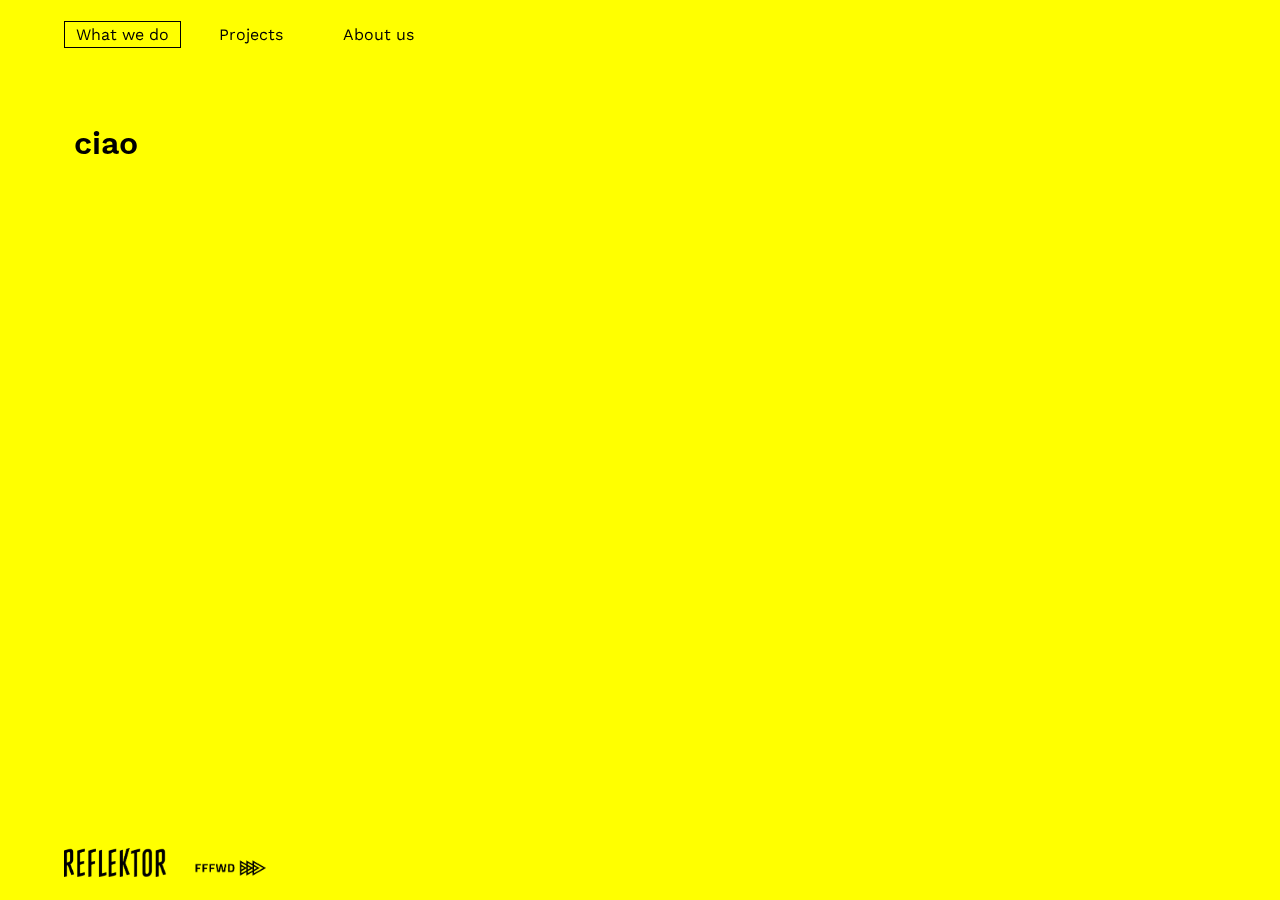
<file: ciao.html>
<html>
  <head>
    <meta charset="utf-8">
    <title> Reflektor - What we do </title>
    <link rel='shortcut icon' type='image/x-icon' href='assets/favicon/favicon.ico' />
    <link href="style_mini.css" rel="stylesheet" type="text/css">
    <link href="style_maxi.css" rel="stylesheet" type="text/css">
    <link href='https://fonts.googleapis.com/css?family=Work+Sans' rel='stylesheet'>
    <meta name="viewport" content="width=device-width, initial-scale=1">
    <meta name="description" content="Reflektor is a branding agency founded in 2016 by Martina Profumo and Michele Morosi.">
    <meta name="keywords" content="Branding, Comunicazione, Design, Visual identity, Brand, Identità visiva, Innivazione, Innovation, Strategia, Strategy, Creative, Business, Posizionamento, Positioning, Produzione, Production, Video, Foto, UX design,Service, Servizi, Design thinking, Agenzia creativa, Milano, Milan, Tone of voice, logo, brand manual">
    <meta name="author" content="Reflektor">

  </head>
  <body leftmargin="0" topmargin="0" style="background-color:yellow"  >

    <div id="banda_mobile" style="background-color:yellow;border-bottom: 0.1vw solid black"></div>

    <div id="menu">
      <div id="what_we_do" class="fondoBianco" style="border: 0.1vw solid"> <a href="what_we_do.html"> What we do </a></div>
      <div id="projects" class="fondoBianco" style="border: 0.1vw solid transparent"> <a href="projects.html">Projects</a> </div>
      <div id="about_us" class="fondoBianco" style="border: 0.1vw solid transparent"><a href="about_us.html"> About us</a> </div>
    </div>

    <img id="logoReflektor" src="assets/logo/reflektor_logo.png" alt="Reflektor_logo"></img>
    <img id="logoFFFWD" src="assets/logo/FFFWD_logo.png" alt="FFForward_logo"></img>


    <div id="we_are">
      <em>ciao</em><br><br>

    </div>

  </body>
</html>
</file>
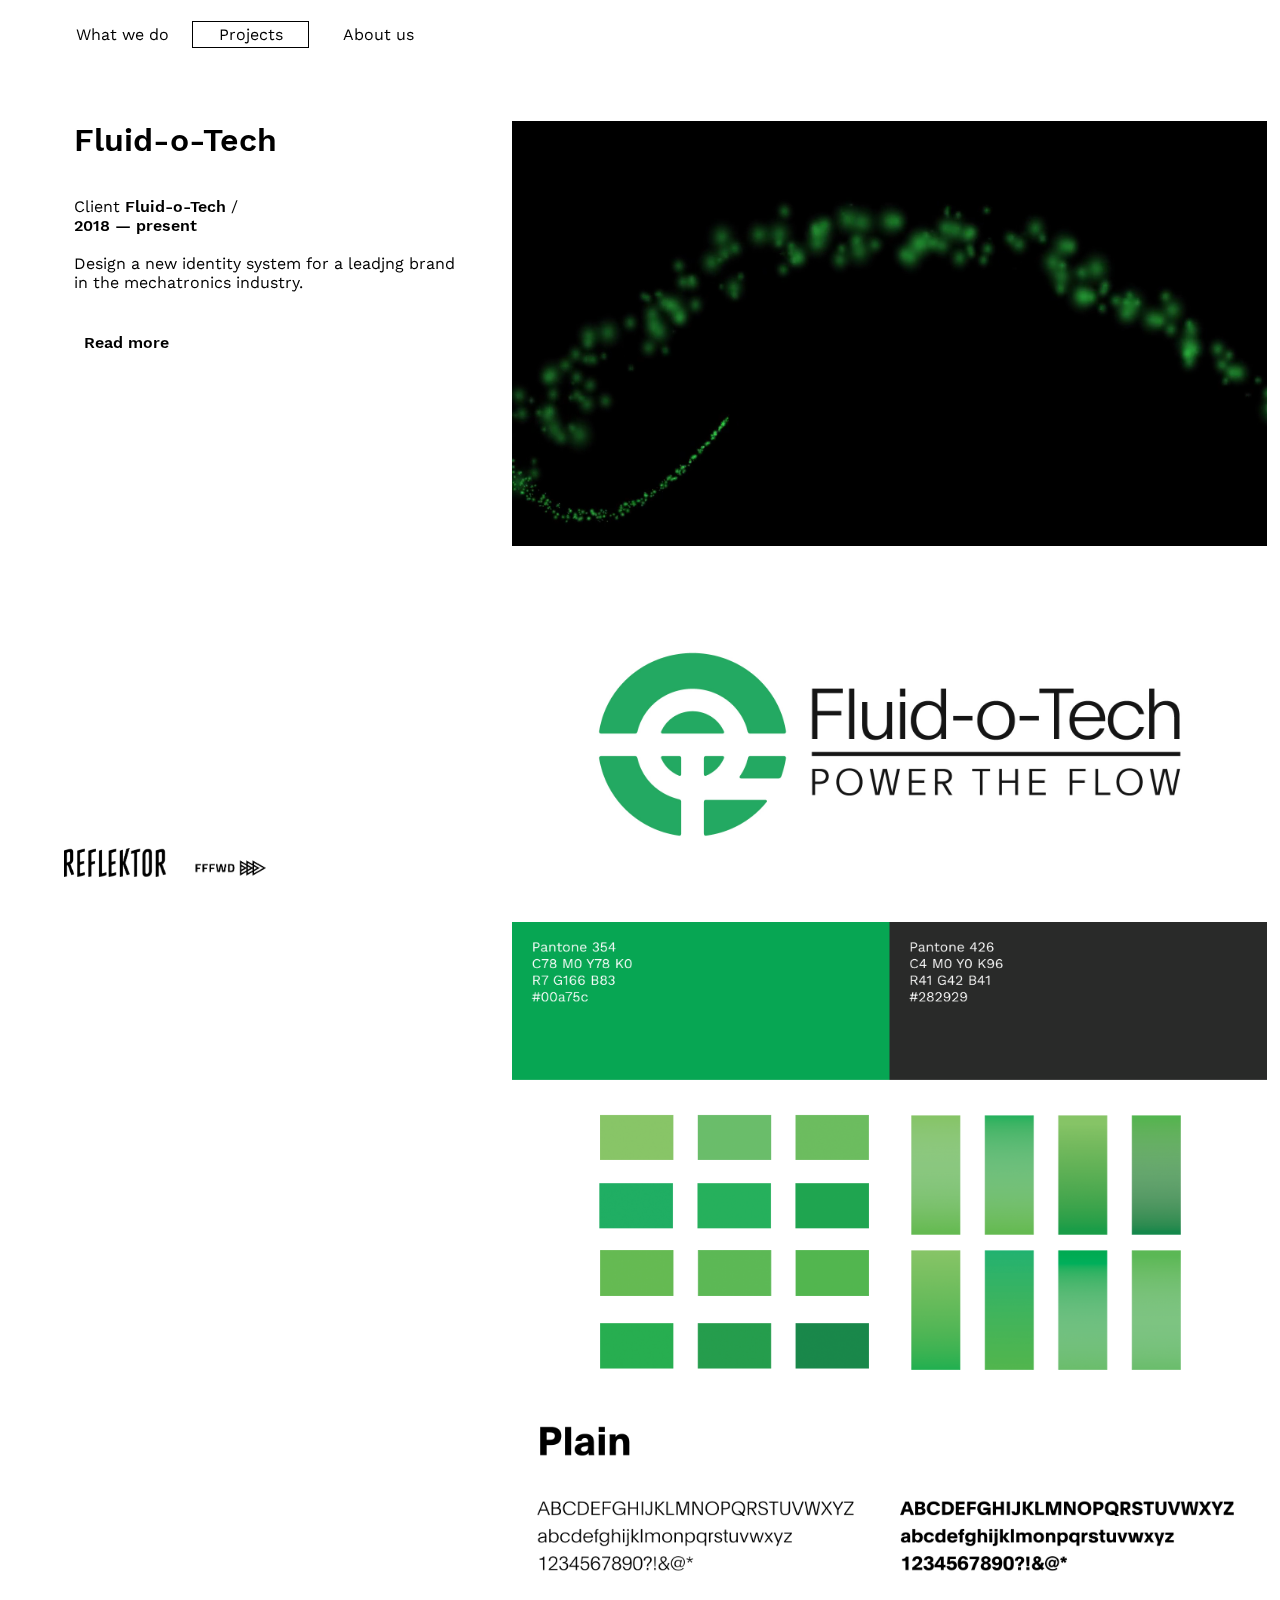
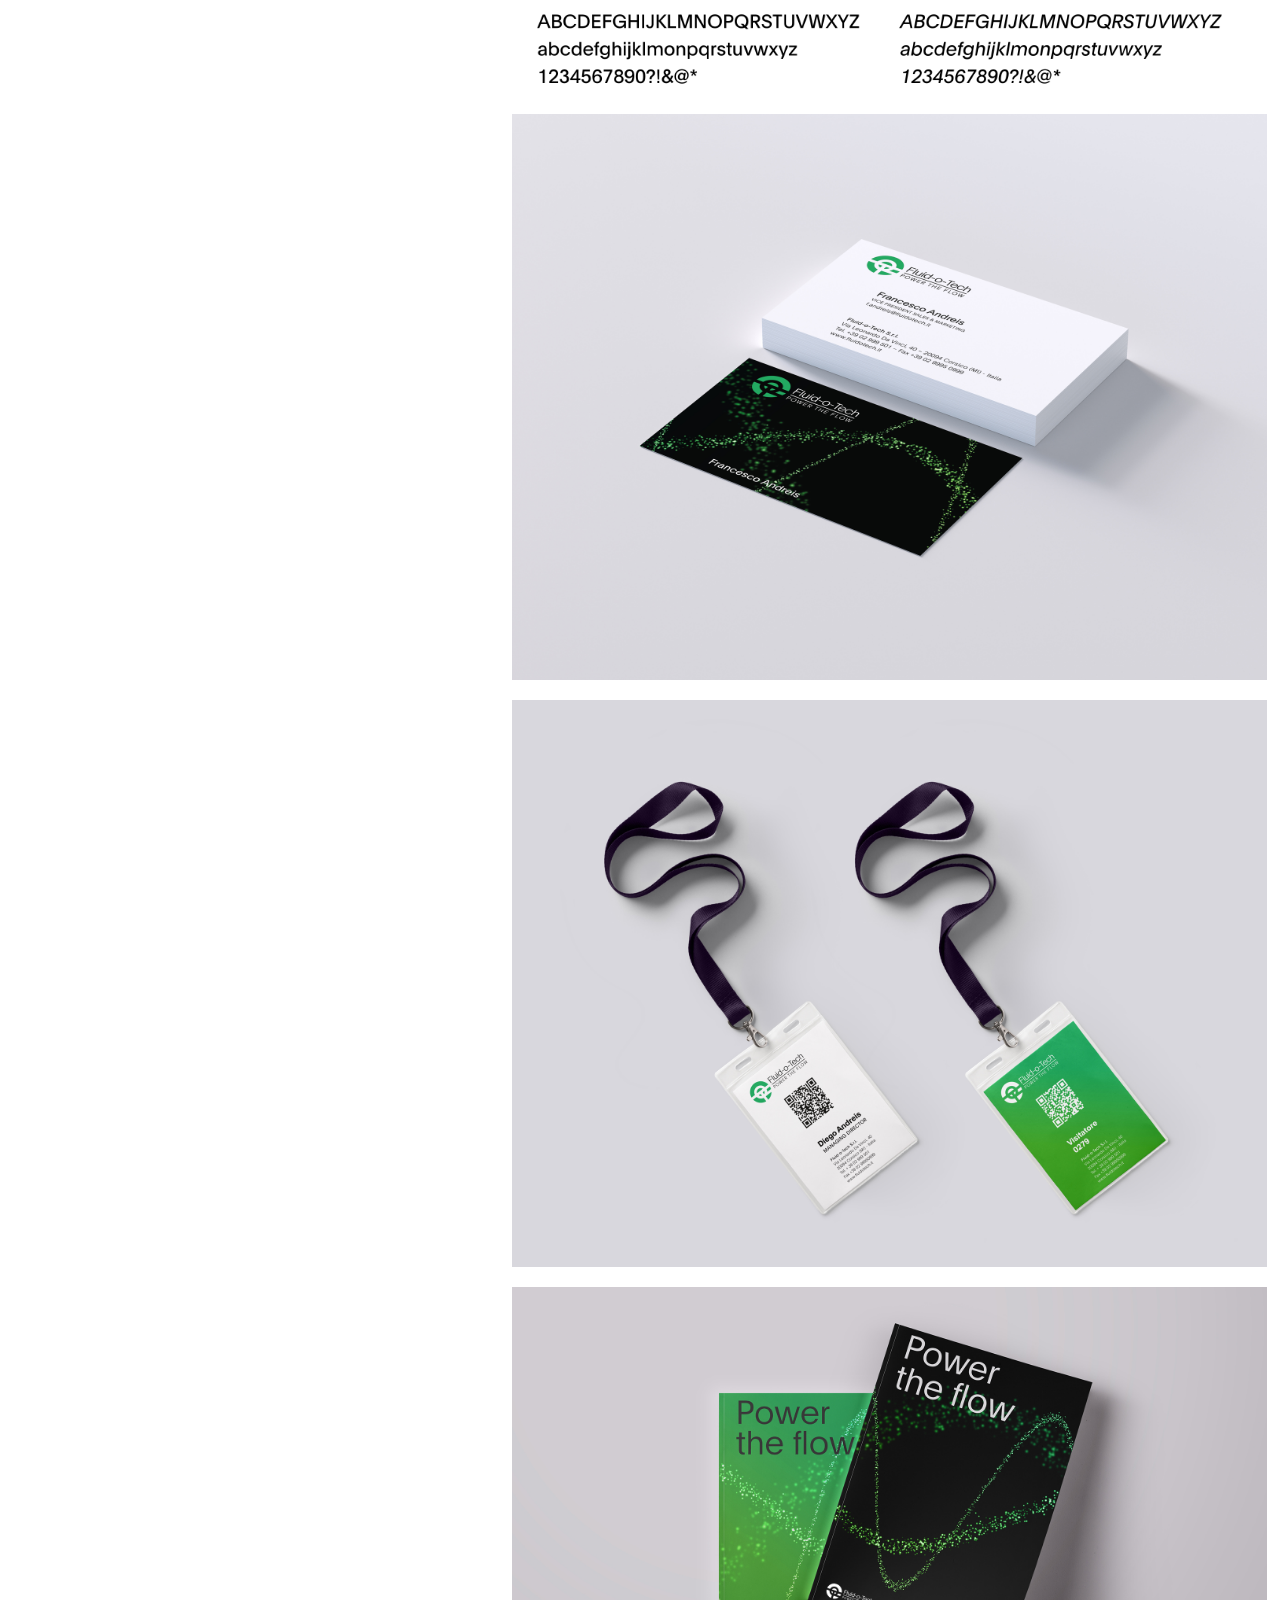
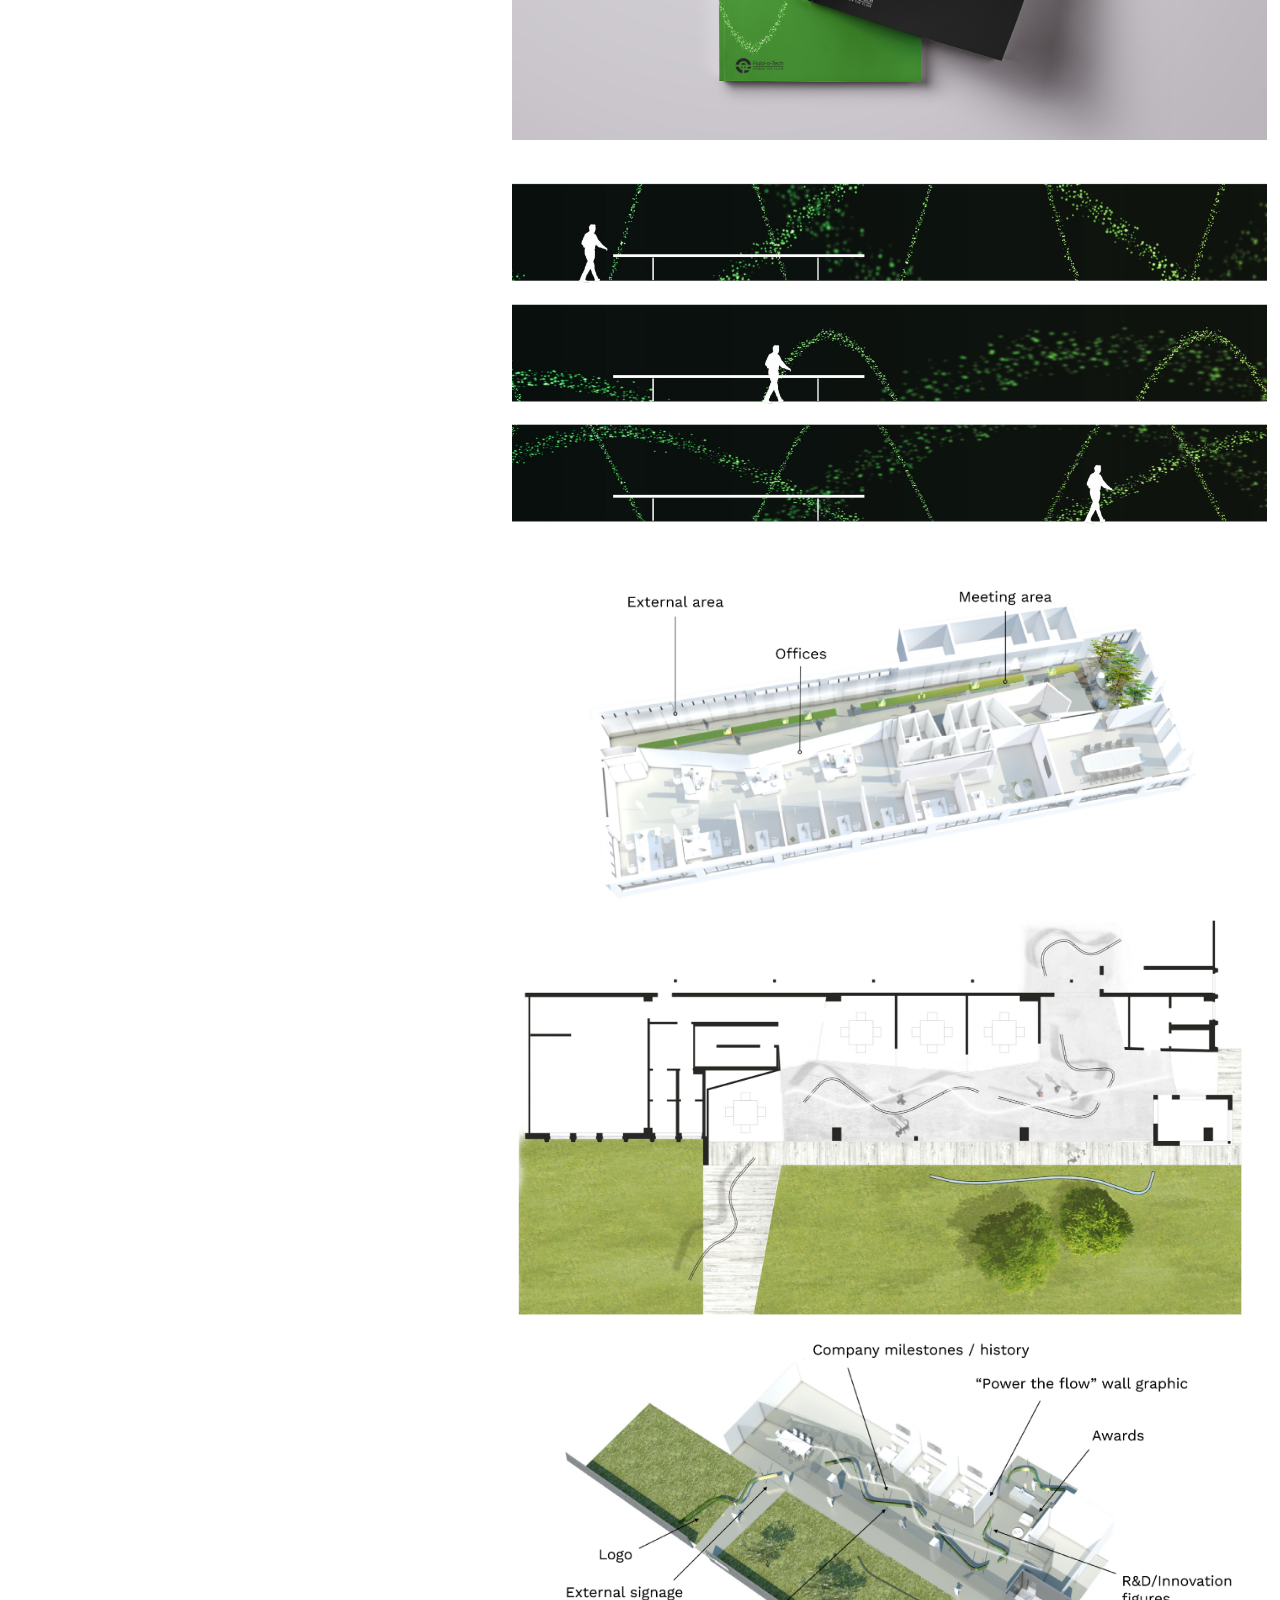
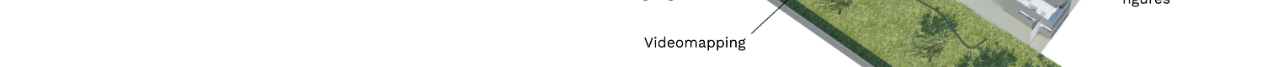
<file: fluid-o-tech.html>
<html>
  <head>
    <meta charset="utf-8">
    <title> Projects - Fluid-o-Tech</title>
    <link rel='shortcut icon' type='image/x-icon' href='assets/favicon/favicon.ico' />
    <link href="style_mini.css" rel="stylesheet" type="text/css">
    <link href="style_maxi.css" rel="stylesheet" type="text/css">
    <link href='https://fonts.googleapis.com/css?family=Work+Sans' rel='stylesheet'>
    <meta name="viewport" content="width=device-width, initial-scale=1">
    <meta name="description" content="Reflektor is a branding agency founded in 2016 by Martina Profumo and Michele Morosi.">
    <meta name="keywords" content="Branding, Comunicazione, Design, Visual identity, Brand, Identità visiva, Innivazione, Innovation, Strategia, Strategy, Creative, Business, Posizionamento, Positioning, Produzione, Production, Video, Foto, UX design,Service, Servizi, Design thinking, Agenzia creativa, Milano, Milan, Tone of voice, logo, brand manual">
    <meta name="author" content="Reflektor">


  </head>
  <body leftmargin="0" topmargin="0" >

    <div id="banda_mobile" style="background-color:white;border-bottom: 0.1vw solid black"></div>

    <div id="menu">
      <div id="what_we_do" class="fondoBianco" style="border: 0.1vw solid transparent"> <a href="what_we_do.html"> What we do </a></div>
      <div id="projects" class="fondoBianco" style="border: 0.1vw solid"> <a href="projects.html">Projects</a> </div>
      <div id="about_us" class="fondoBianco" style="border: 0.1vw solid transparent"><a href="about_us.html"> About us</a> </div>
    </div>

    <img id="logoReflektor" src="assets/logo/reflektor_logo.png" alt="Reflektor_logo"></img>
    <img id="logoFFFWD" src="assets/logo/FFFWD_logo.png" alt="FFForward_logo"></img>


    <div id="desc">
      <div id="titolo">Fluid-o-Tech<br><br> </div>
      Client <em>Fluid-o-Tech</em> / <br><em>2018 &mdash; present </em> <br><br>
      Design a new identity system for a leadjng brand in the mechatronics industry. <br><br><br>
      <div id="read" onClick="scompare('visual');">Read more </div>
    </div>


    <div id="main">
      <div id="visual">
        <video muted width="100%" min-height="100%" autoplay loop> <source src="assets/Fluid-o-Tech/cover.mp4" type="video/mp4"></video>
        <img src="assets/Fluid-o-Tech/logo.jpg" style="width:100%;margin-top:20px"></img>
        <img src="assets/Fluid-o-Tech/palette.png" style="width:100%" ></img>
        <img src="assets/Fluid-o-Tech/gradiente.png" style="width:100%" ></img>
        <img src="assets/Fluid-o-Tech/Plain.jpg" style="width:100%" ></img>
        <img src="assets/Fluid-o-Tech/bdv.jpg" style="width:100%" ></img>
        <img src="assets/Fluid-o-Tech/badge.jpg" style="width:100%;margin-top:20px" ></img>
        <img src="assets/Fluid-o-Tech/report.jpg" style="width:100%;margin-top:20px" ></img>
        <img src="assets/Fluid-o-Tech/pareti.jpg" style="width:100%" ></img>
        <img src="assets/Fluid-o-Tech/sede_1.png" style="width:100%" ></img>
        <img src="assets/Fluid-o-Tech/sede_2.jpg" style="width:100%" ></img>
        <img src="assets/Fluid-o-Tech/sede_3.png" style="width:100%;margin-top:20px" ></img>


      </div>

      <div id="testo">
        On the occasion of the company’s 70th anniversary we redesigned a strong, contemporary and impactful visual system for Fluid-o-Tech.
        <br><br>
        We optically optimized the logotype and introduced a new more contemporary and clearer font. The chromatic palette includes different shades of green in order to give a dynamic and airy style.
        <br><br>
        Inspired by Fluid-o-Tech’s “Power the flow”, the main visual is designed starting from the idea of particle flows, where their overlap creates dynamic and animated visual solutions.
        These visuals, generated by an open-source graphic animation tool, describe sinusoidal trajectories on different levels with different widths.
        The depth effect is obtained through various blur degrees of the original flows.
        <br><br>
        The “flow theme” was used in the preliminary study of the customization project of some spaces of the headquarters. We proposed a continuous, open and inclusive communication system that thrills and communicates to visitors the innovation, people and story of the company.
        <br><br><br>


      </div>
    </div>


  </body>
  <script type="text/javascript">

  document.getElementById("testo").style.display='none';

  function scompare(visual) {
    if(document.getElementById("visual").style.display=='') {
       document.getElementById("visual").style.display='none';
       document.getElementById("testo").style.display='';
       document.getElementById("read").innerHTML = "Read less";
    }
    else{
      document.getElementById("visual").style.display='';
      document.getElementById("testo").style.display='none';
      document.getElementById("read").innerHTML = "Read more";
    }
  }
  </script>



</html>
</file>
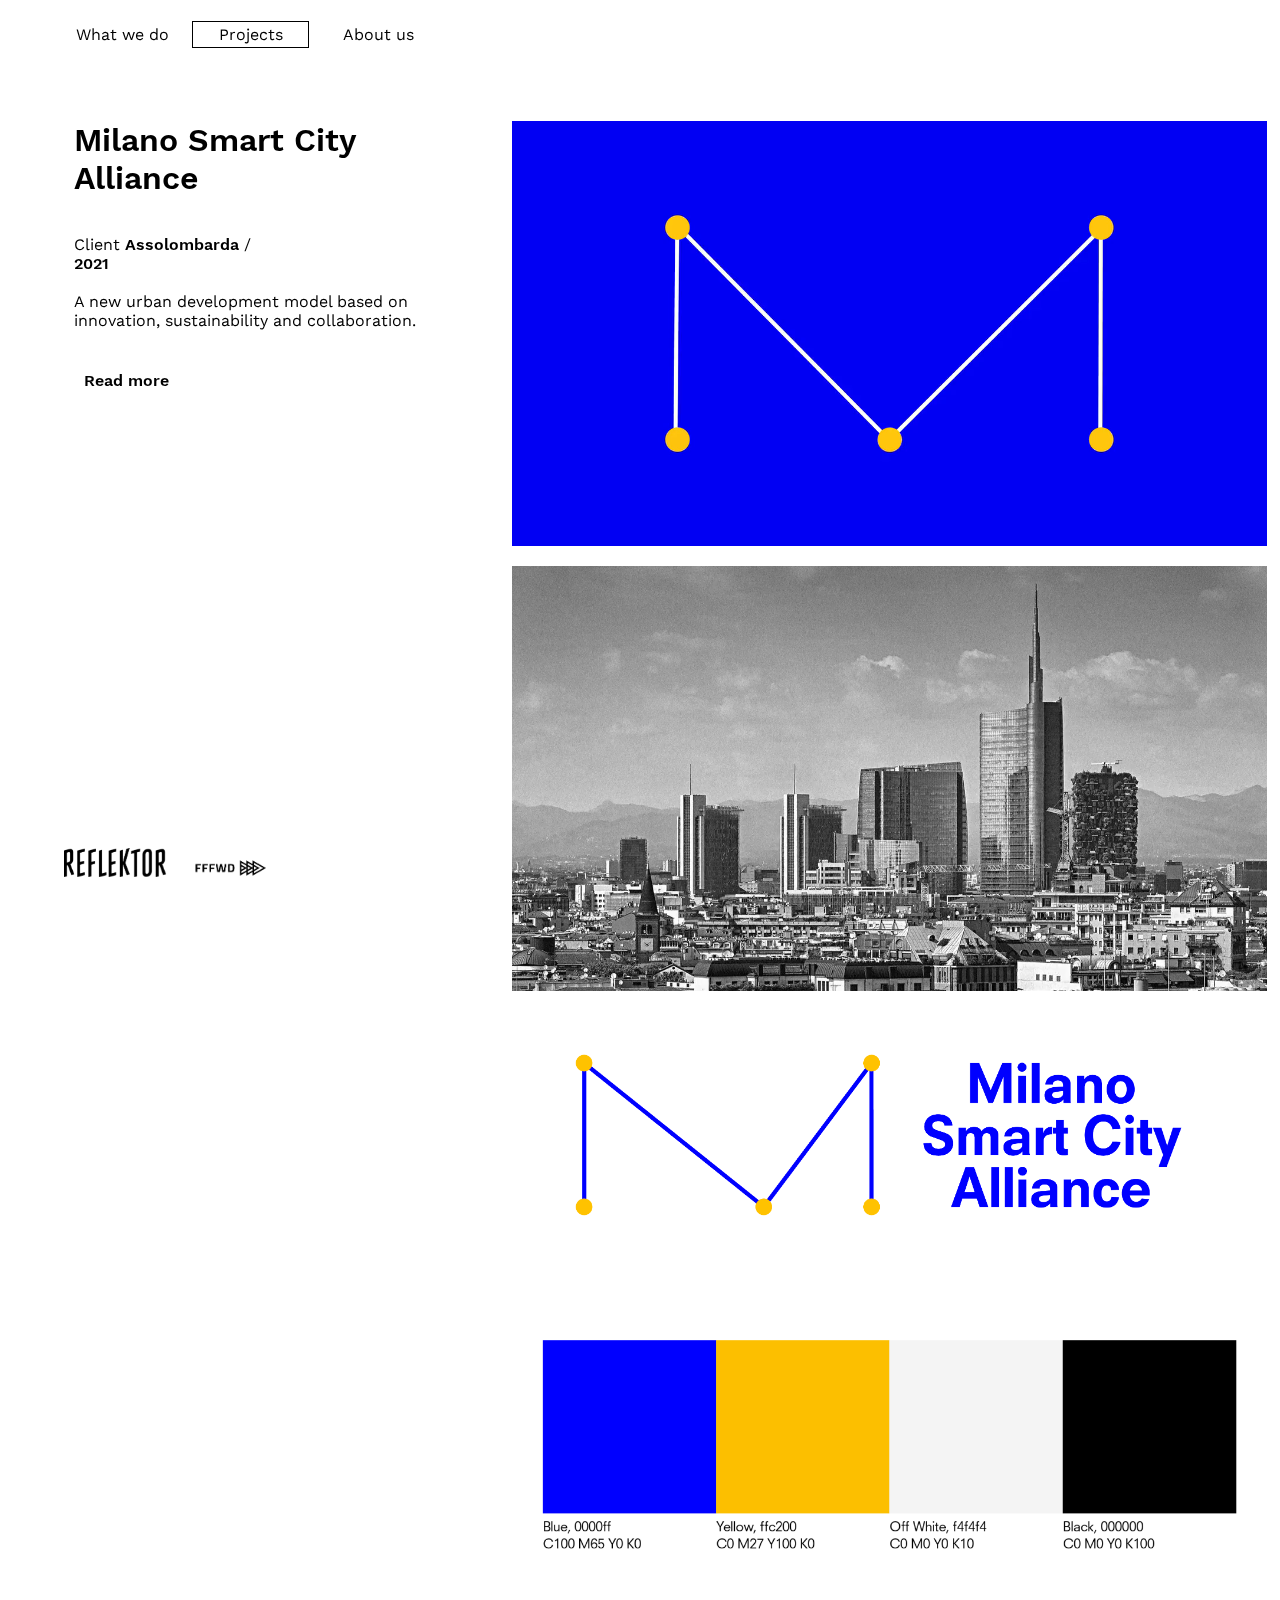
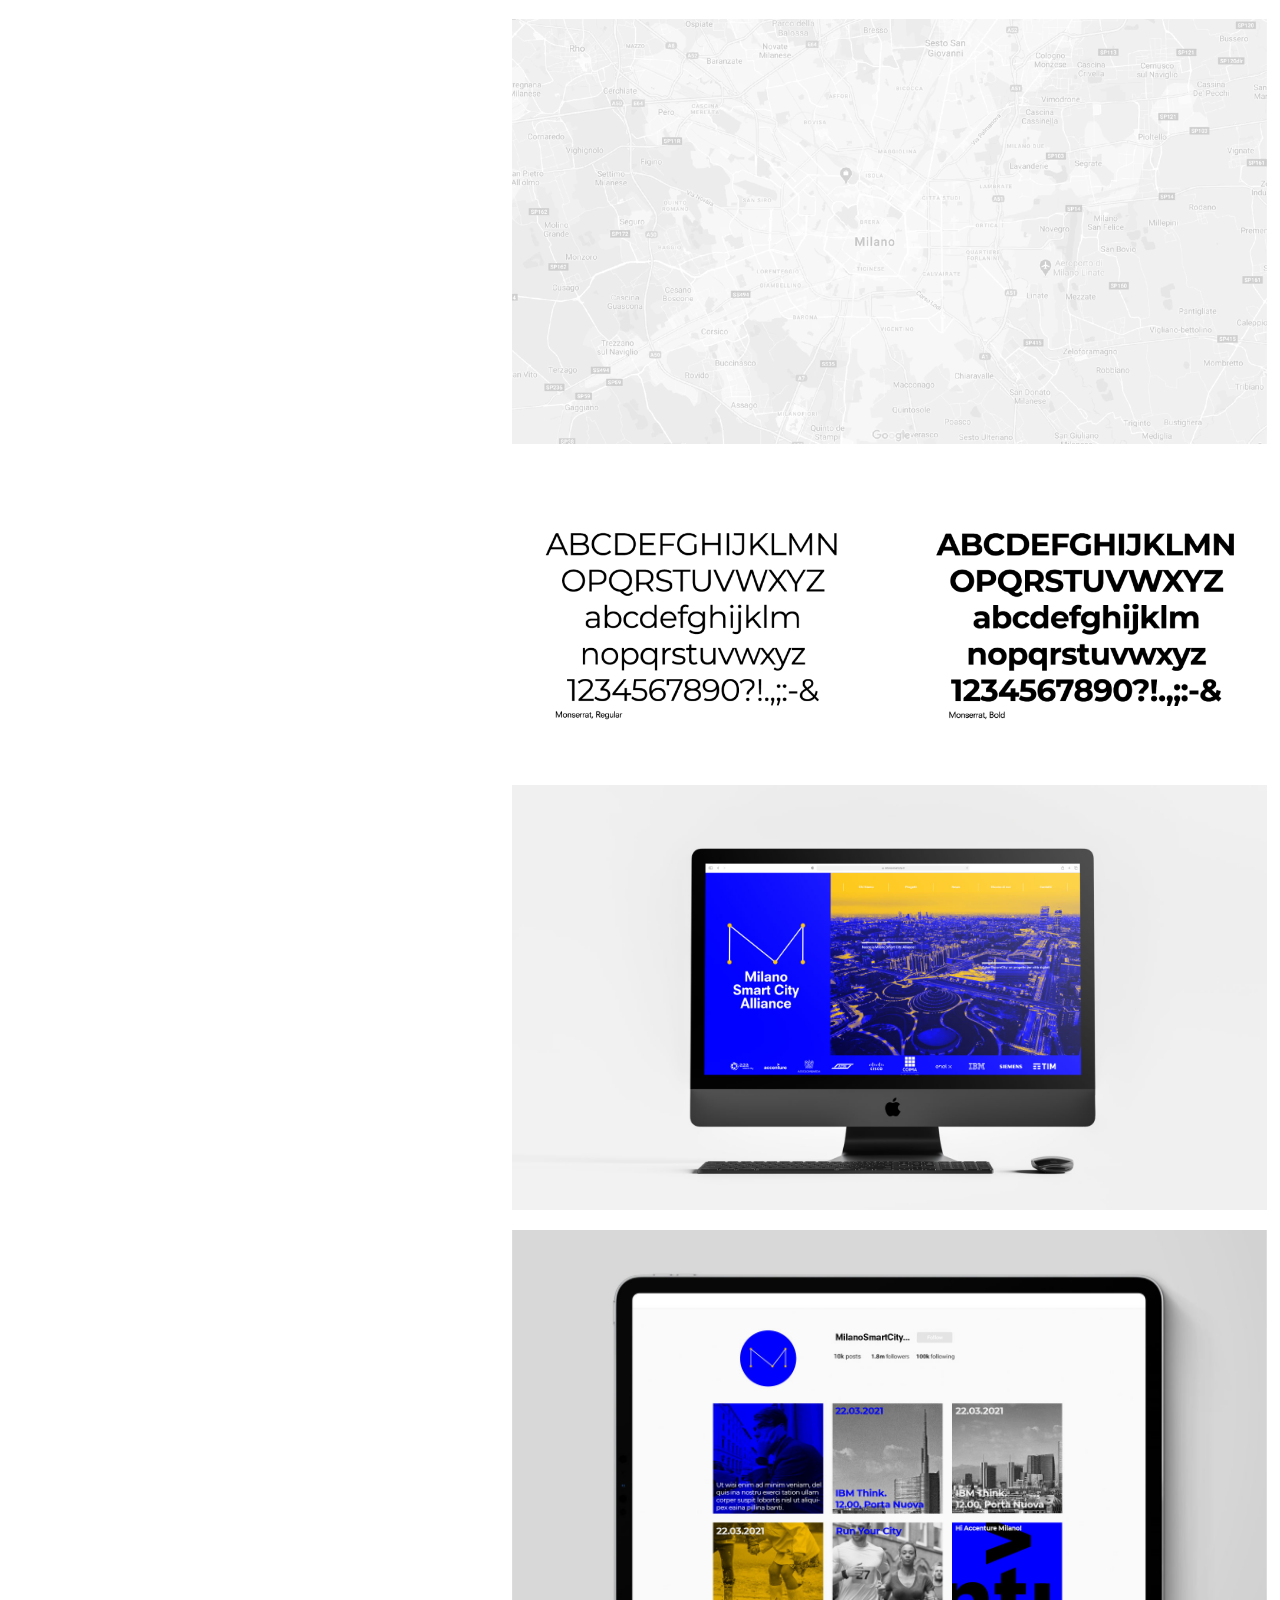
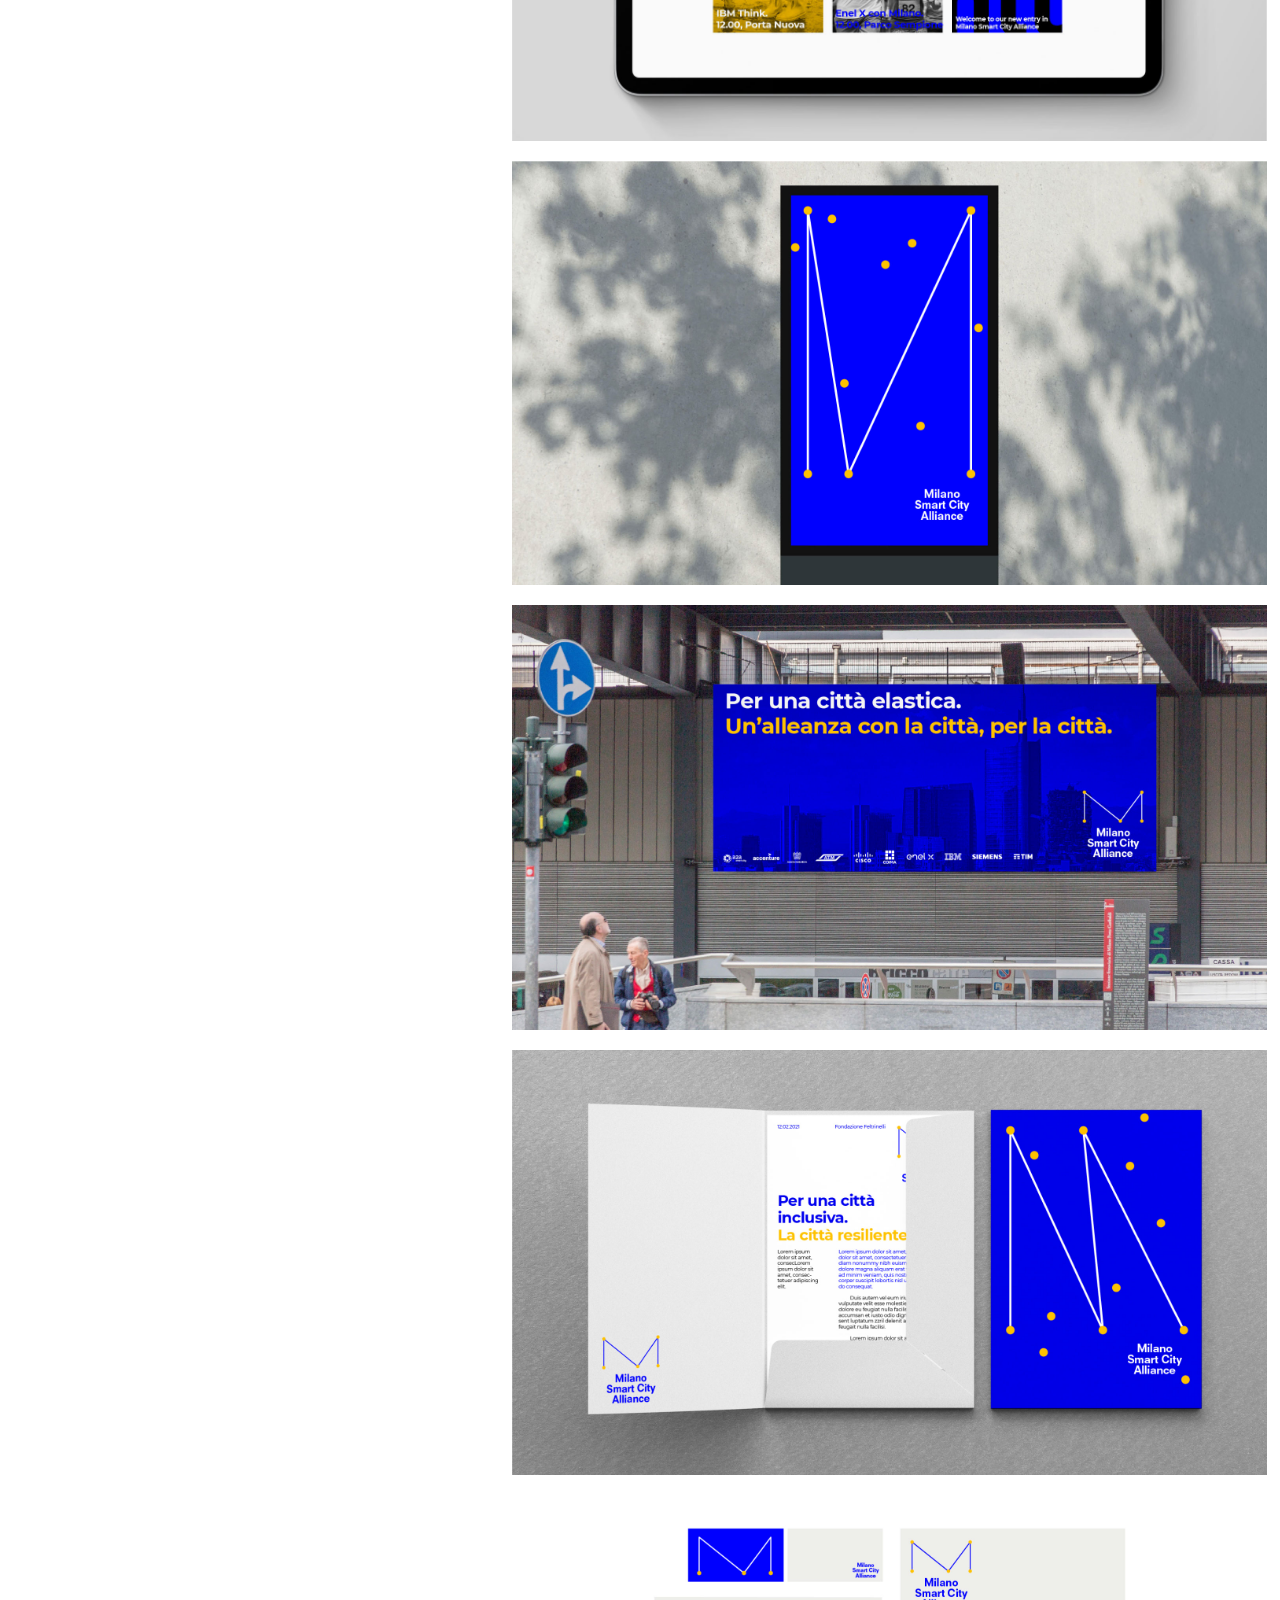
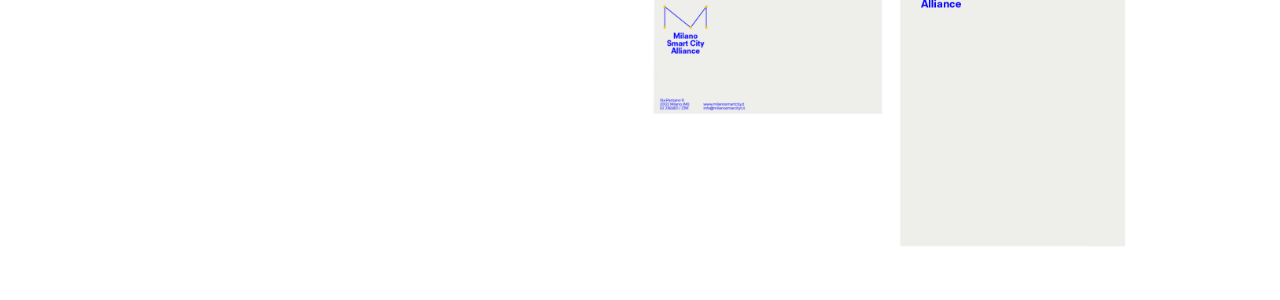
<file: milano_smart_city_alliance.html>
<html>
  <head>
    <meta charset="utf-8">
    <title> Projects - Milano Smart City Alliance</title>
    <link rel='shortcut icon' type='image/x-icon' href='assets/favicon/favicon.ico' />
    <link href="style_mini.css" rel="stylesheet" type="text/css">
    <link href="style_maxi.css" rel="stylesheet" type="text/css">
    <link href='https://fonts.googleapis.com/css?family=Work+Sans' rel='stylesheet'>
    <meta name="viewport" content="width=device-width, initial-scale=1">
    <meta name="description" content="Reflektor is a branding agency founded in 2016 by Martina Profumo and Michele Morosi.">
    <meta name="keywords" content="Branding, Comunicazione, Design, Visual identity, Brand, Identità visiva, Innivazione, Innovation, Strategia, Strategy, Creative, Business, Posizionamento, Positioning, Produzione, Production, Video, Foto, UX design,Service, Servizi, Design thinking, Agenzia creativa, Milano, Milan, Tone of voice, logo, brand manual">
    <meta name="author" content="Reflektor">


  </head>
  <body leftmargin="0" topmargin="0">

    <div id="banda_mobile" style="background-color:white;border-bottom: 0.1vw solid black"></div>

    <div id="menu">
      <div id="what_we_do" class="fondoBianco" style="border: 0.1vw solid transparent"> <a href="what_we_do.html"> What we do </a></div>
      <div id="projects" class="fondoBianco" style="border: 0.1vw solid"> <a href="projects.html">Projects</a> </div>
      <div id="about_us" class="fondoBianco" style="border: 0.1vw solid transparent"><a href="about_us.html"> About us</a> </div>
    </div>

    <img id="logoReflektor" src="assets/logo/reflektor_logo.png" alt="Reflektor_logo"></img>
    <img id="logoFFFWD" src="assets/logo/FFFWD_logo.png" alt="FFForward_logo"></img>


    <div id="desc">
      <div id="titolo">Milano Smart City Alliance<br><br> </div>
      Client <em>Assolombarda</em> / <br><em>2021</em> <br><br>
      A new urban development model based on innovation, sustainability and collaboration. <br><br><br>
      <div id="read" onClick="scompare('visual');">Read more </div>
    </div>


    <div id="main">
      <div id="visual">
        <video onloadeddata="this.play();this.muted=false;" playsinline loop muted width="100%" min-height="100%"> <source src="assets/MSCA/cover.mp4" type="video/mp4"></video>
        <video onloadeddata="this.play();this.muted=false;" playsinline loop muted style="margin-top:20px" width="100%" min-height="100%" > <source src="assets/MSCA/duotone.mp4" type="video/mp4"></video>
        <img src="assets/MSCA/logo.png" style="width:100%" ></img>
        <img src="assets/MSCA/palette.png" style="width:100%" ></img>
        <video onloadeddata="this.play();this.muted=false;" playsinline loop muted width="100%" min-height="100%"> <source src="assets/MSCA/costruzione_marchio.mp4" type="video/mp4"></video>
        <img src="assets/MSCA/Montserrat.png" style="width:100%" ></img>
        <img src="assets/MSCA/website.jpg" style="width:100%" ></img>
        <img src="assets/MSCA/instagram.jpg" style="width:100%;margin-top:20px" ></img>
        <img src="assets/MSCA/billboard_vert.jpg" style="width:100%;margin-top:20px" ></img>
        <img src="assets/MSCA/billboard_orizz.jpg" style="width:100%;margin-top:20px" ></img>
        <img src="assets/MSCA/cartellina.jpg" style="width:100%;margin-top:20px" ></img>
        <img src="assets/MSCA/coordinato_base.jpg" style="width:100%" ></img>
      </div>

      <div id="testo">
        Milano Smart City Alliance is a group of companies united by the desire to set up a new urban development model based on innovation, sustainability and collaboration.
        <br><br>
        We defined Milano Smart City’s particular features and created a strategic positioning for the new brand starting from an in-depth analysis of the concept of the “smart city” and its evolution over time. We then put together and studied a  benchmark of smart cities worldwide.
        <br><br>
        From this work we created an identity system able to convey the Alliance's founding values and combine all the members’ individual voices.
        <br><br>
        We played with the tones of electric blue and yellow to design a dynamic and versatile visual identity.
        <br><br>
        In addition to the color palette and the photographic style another key element of the overall visual system is the characteristic ‘M’ logo, designed through a series of pivots and moveable connections.
        The graphic system as a whole emphasizes the concept of connection, innovation, and sharing, which drives the project.
        <br><br>
        The members of Milano Smart City Alliance are:<br>
        A2A smartcity, Accenture, Assolombarda, ATM, Cisco, COIMA, Enel eX, Fastweb, IBM, Siemens, TIM

        <br><br><br>

      </div>
    </div>


  </body>
  <script type="text/javascript">


  document.getElementById("testo").style.display='none';

  function scompare(visual) {
    if(document.getElementById("visual").style.display=='') {
       document.getElementById("visual").style.display='none';
       document.getElementById("testo").style.display='';
       document.getElementById("read").innerHTML = "Read less";
    }
    else{
      document.getElementById("visual").style.display='';
      document.getElementById("testo").style.display='none';
      document.getElementById("read").innerHTML = "Read more";
    }
  }
  </script>




</html>
</file>
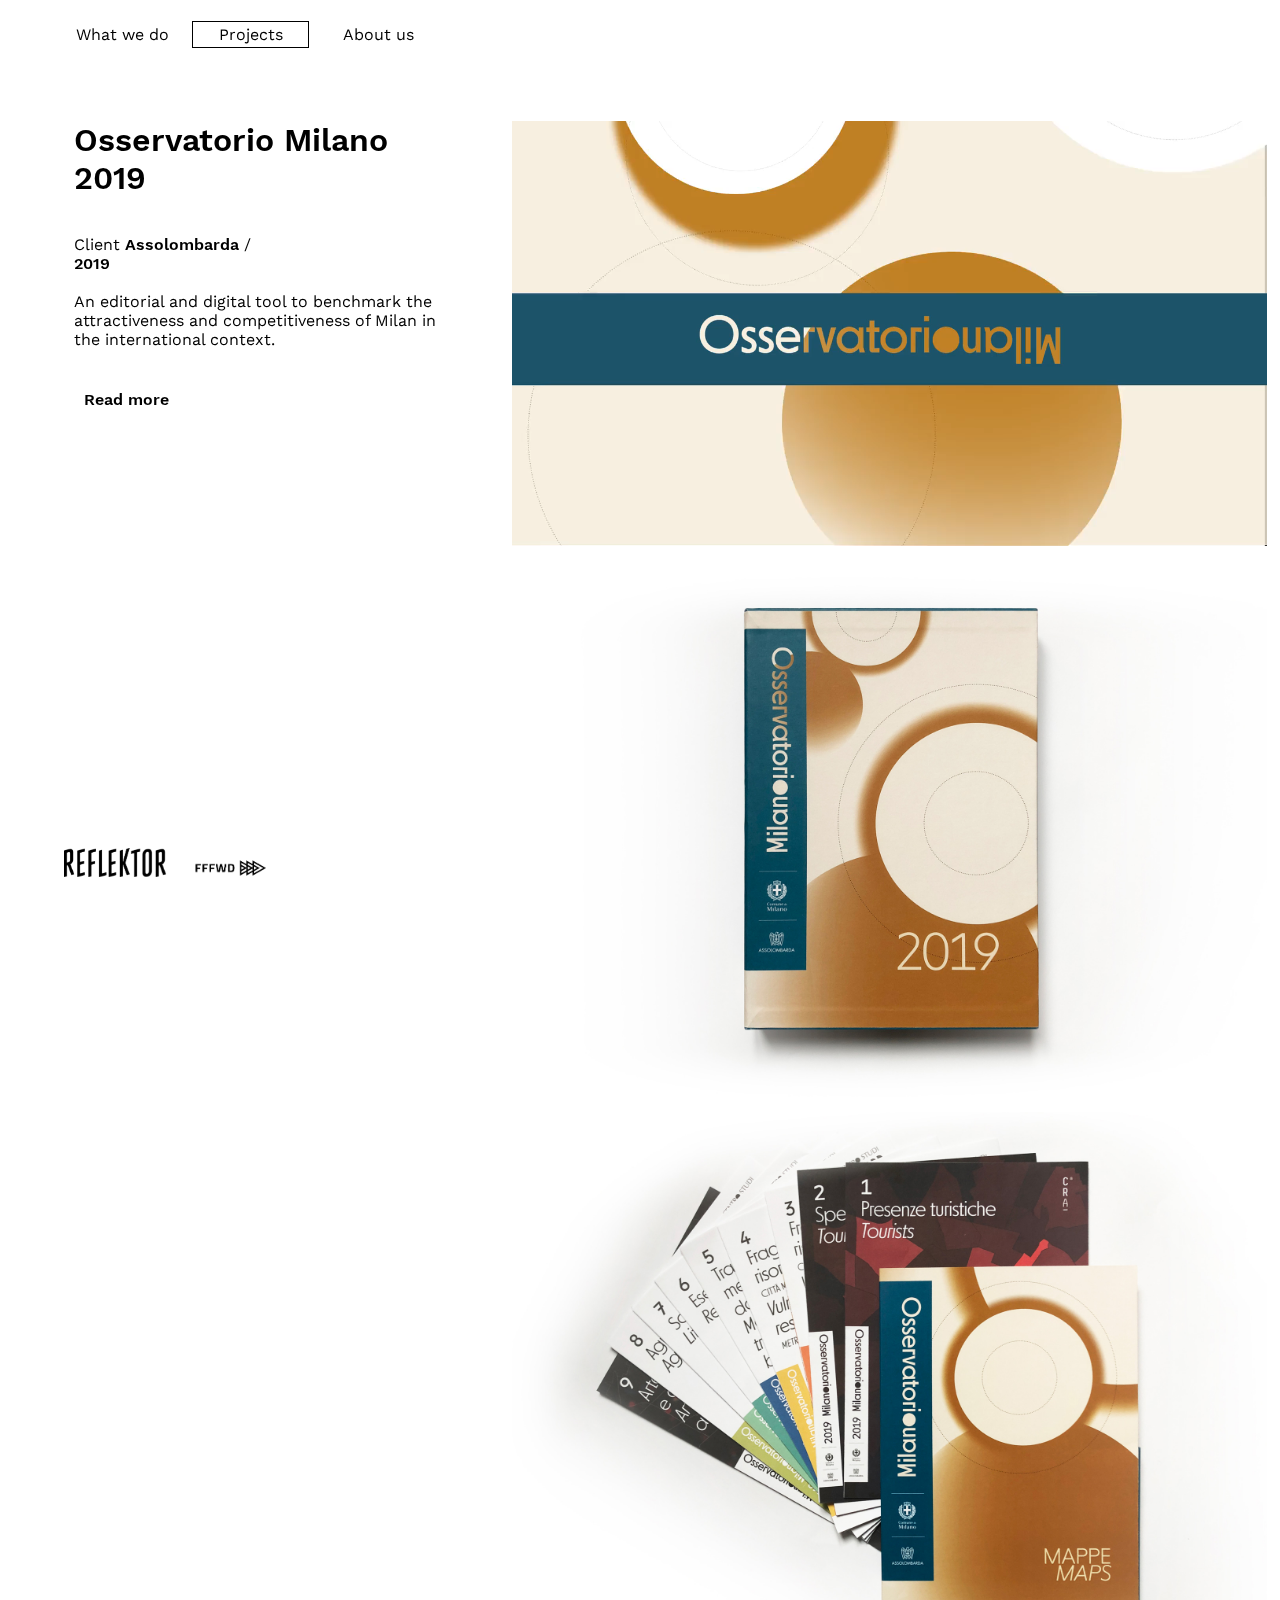
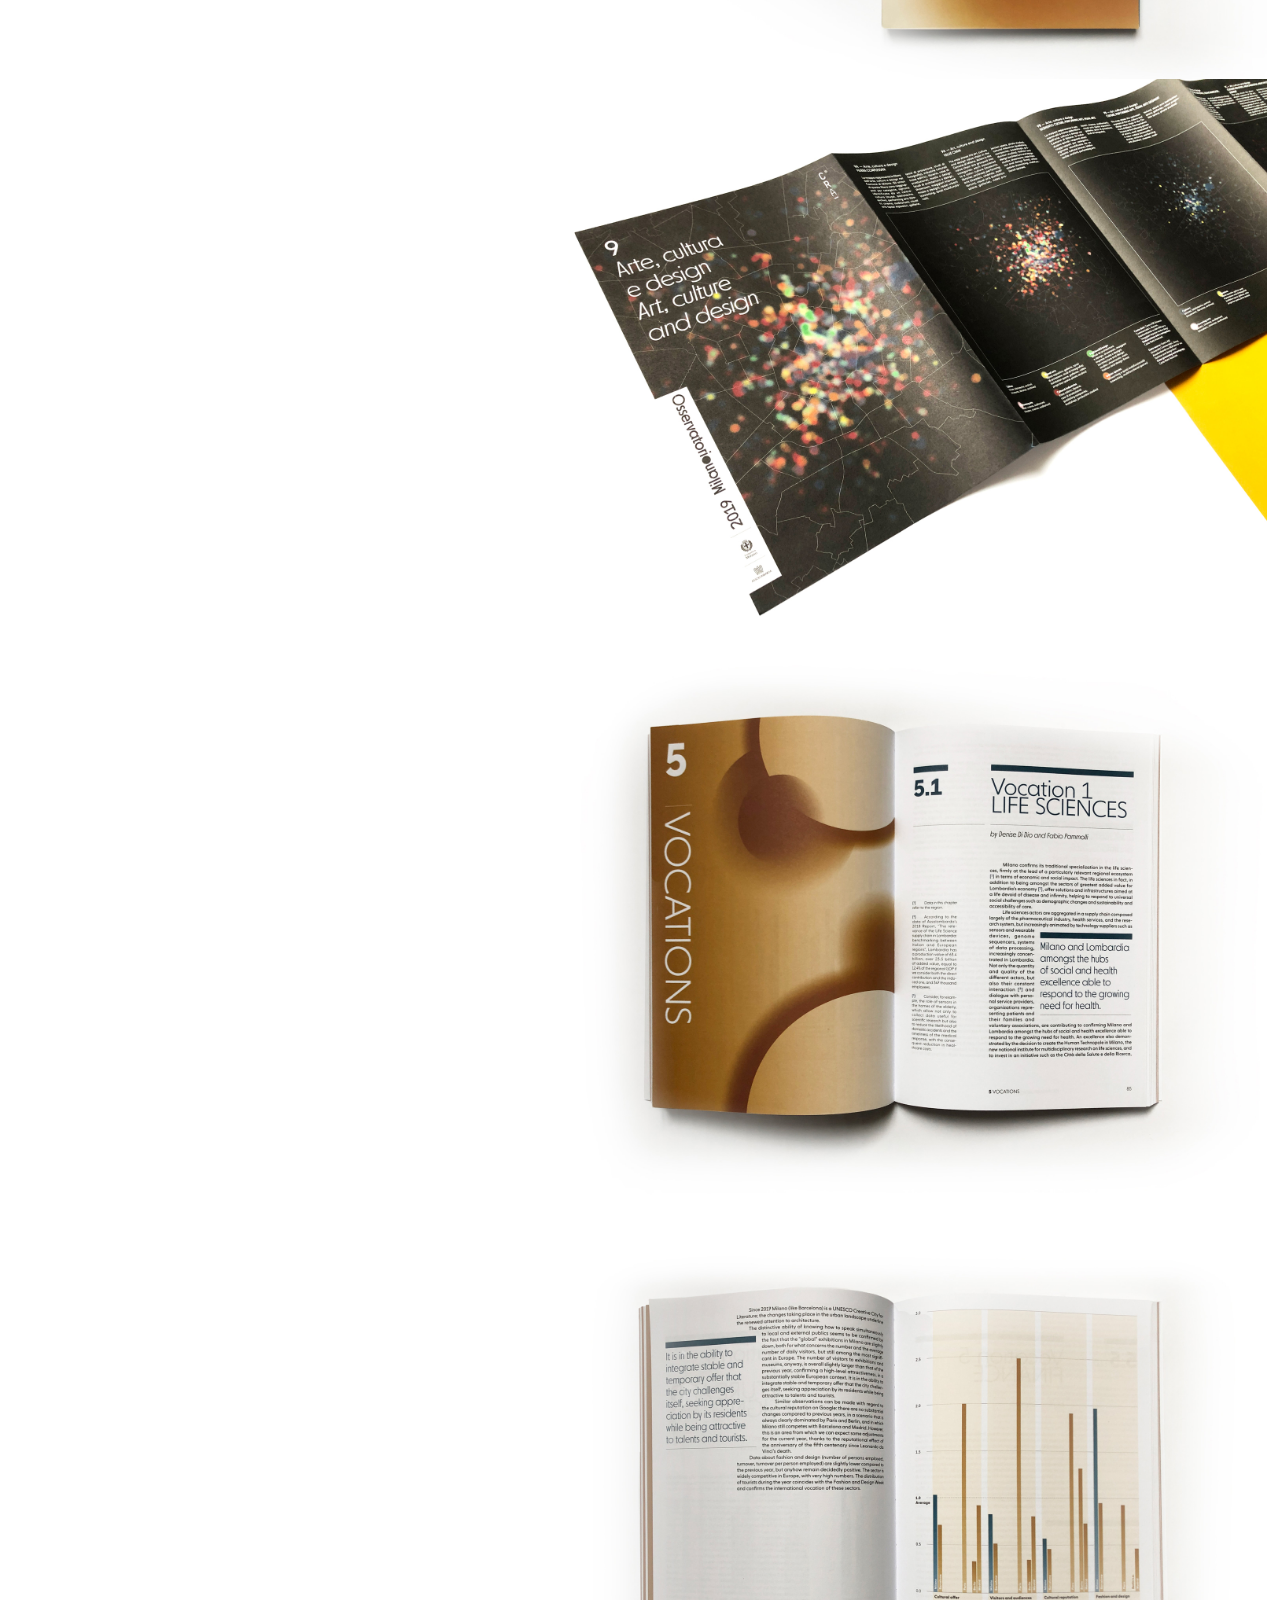
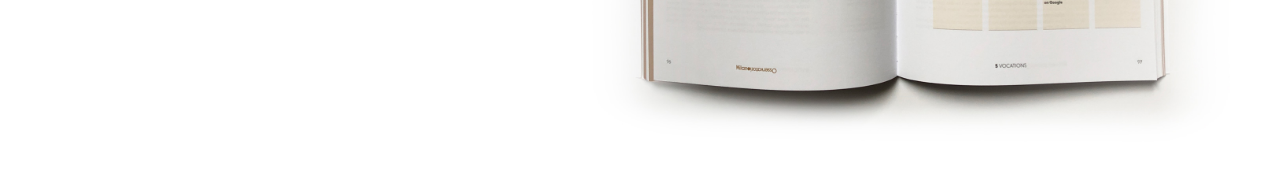
<file: osservatorio_milano_2019.html>
<html>
  <head>
    <meta charset="utf-8">
    <title> Projects - Osservatorio Milano 2019</title>
    <link rel='shortcut icon' type='image/x-icon' href='assets/favicon/favicon.ico' />
    <link href="style_mini.css" rel="stylesheet" type="text/css">
    <link href="style_maxi.css" rel="stylesheet" type="text/css">
    <link href='https://fonts.googleapis.com/css?family=Work+Sans' rel='stylesheet'>
    <meta name="viewport" content="width=device-width, initial-scale=1">
    <meta name="description" content="Reflektor is a branding agency founded in 2016 by Martina Profumo and Michele Morosi.">
    <meta name="keywords" content="Branding, Comunicazione, Design, Visual identity, Brand, Identità visiva, Innivazione, Innovation, Strategia, Strategy, Creative, Business, Posizionamento, Positioning, Produzione, Production, Video, Foto, UX design,Service, Servizi, Design thinking, Agenzia creativa, Milano, Milan, Tone of voice, logo, brand manual">
    <meta name="author" content="Reflektor">


  </head>
  <body leftmargin="0" topmargin="0" >

    <div id="banda_mobile" style="background-color:white;border-bottom: 0.1vw solid black"></div>

    <div id="menu">
      <div id="what_we_do" class="fondoBianco" style="border: 0.1vw solid transparent"> <a href="what_we_do.html"> What we do </a></div>
      <div id="projects" class="fondoBianco" style="border: 0.1vw solid"> <a href="projects.html">Projects</a> </div>
      <div id="about_us" class="fondoBianco" style="border: 0.1vw solid transparent"><a href="about_us.html"> About us</a> </div>
    </div>

    <img id="logoReflektor" src="assets/logo/reflektor_logo.png" alt="Reflektor_logo"></img>
    <img id="logoFFFWD" src="assets/logo/FFFWD_logo.png" alt="FFForward_logo"></img>


    <div id="desc">
      <div id="titolo">Osservatorio Milano 2019<br><br> </div>
      Client <em>Assolombarda</em> / <br><em>2019</em> <br><br>
      An editorial and digital tool to benchmark the attractiveness and competitiveness of Milan in the international context. <br><br><br>
      <div id="read" onClick="scompare('visual');">Read more </div>
    </div>


    <div id="main">
      <div id="visual">
        <video onloadeddata="this.play();this.muted=false;" playsinline loop muted width="100%" min-height="100%" > <source src="assets/OsservatorioMilano2019/cover.mp4" type="video/mp4"></video>
        <img src="assets/OsservatorioMilano2019/prima.jpg" style="width:100%" ></img>
        <img src="assets/OsservatorioMilano2019/mappe.jpg" style="width:100%" ></img>
        <img src="assets/OsservatorioMilano2019/steso.jpg" style="width:100%" ></img>
        <img src="assets/OsservatorioMilano2019/interno_1.jpg" style="width:100%" ></img>
        <img src="assets/OsservatorioMilano2019/interno_2.jpg" style="width:100%" ></img>
      </div>

      <div id="testo">
        For the second consecutive year we created the visual identity of Osservatorio Milano, a project of Assolombarda developed together with Comune di Milano.<br>
        We revisited how to describe a city, how to recall its personality in a recognizable way and, specifically, how to present data, numbers and insights related to Milan.
        We started from the idea of the main visual: circular shapes, that recall the urban structure of Milan, aligned in a dynamic way and in different sizes on all the project materials.
        The circular shape of these elements also appears in the title of the volume, with a full “o” linking the words “Osservatorio” and “Milano”, written end-to end and vertically.
        <br><br>
        From a chromatic point of view we proposed the combination of two colors: ochre and petroleum blue.
        <br><br>
        As well as the main volume, we curated the graphic of 9 maps inserted in a separate folder.
        Each map analyses and spatially displays some of the most important phenomena examined by the report.
        <br><br><br>

      </div>
    </div>


  </body>
  <script type="text/javascript">

  document.getElementById("testo").style.display='none';

  function scompare(visual) {
    if(document.getElementById("visual").style.display=='') {
       document.getElementById("visual").style.display='none';
       document.getElementById("testo").style.display='';
       document.getElementById("read").innerHTML = "Read less";
    }
    else{
      document.getElementById("visual").style.display='';
      document.getElementById("testo").style.display='none';
      document.getElementById("read").innerHTML = "Read more";
    }
  }
  </script>



</html>
</file>
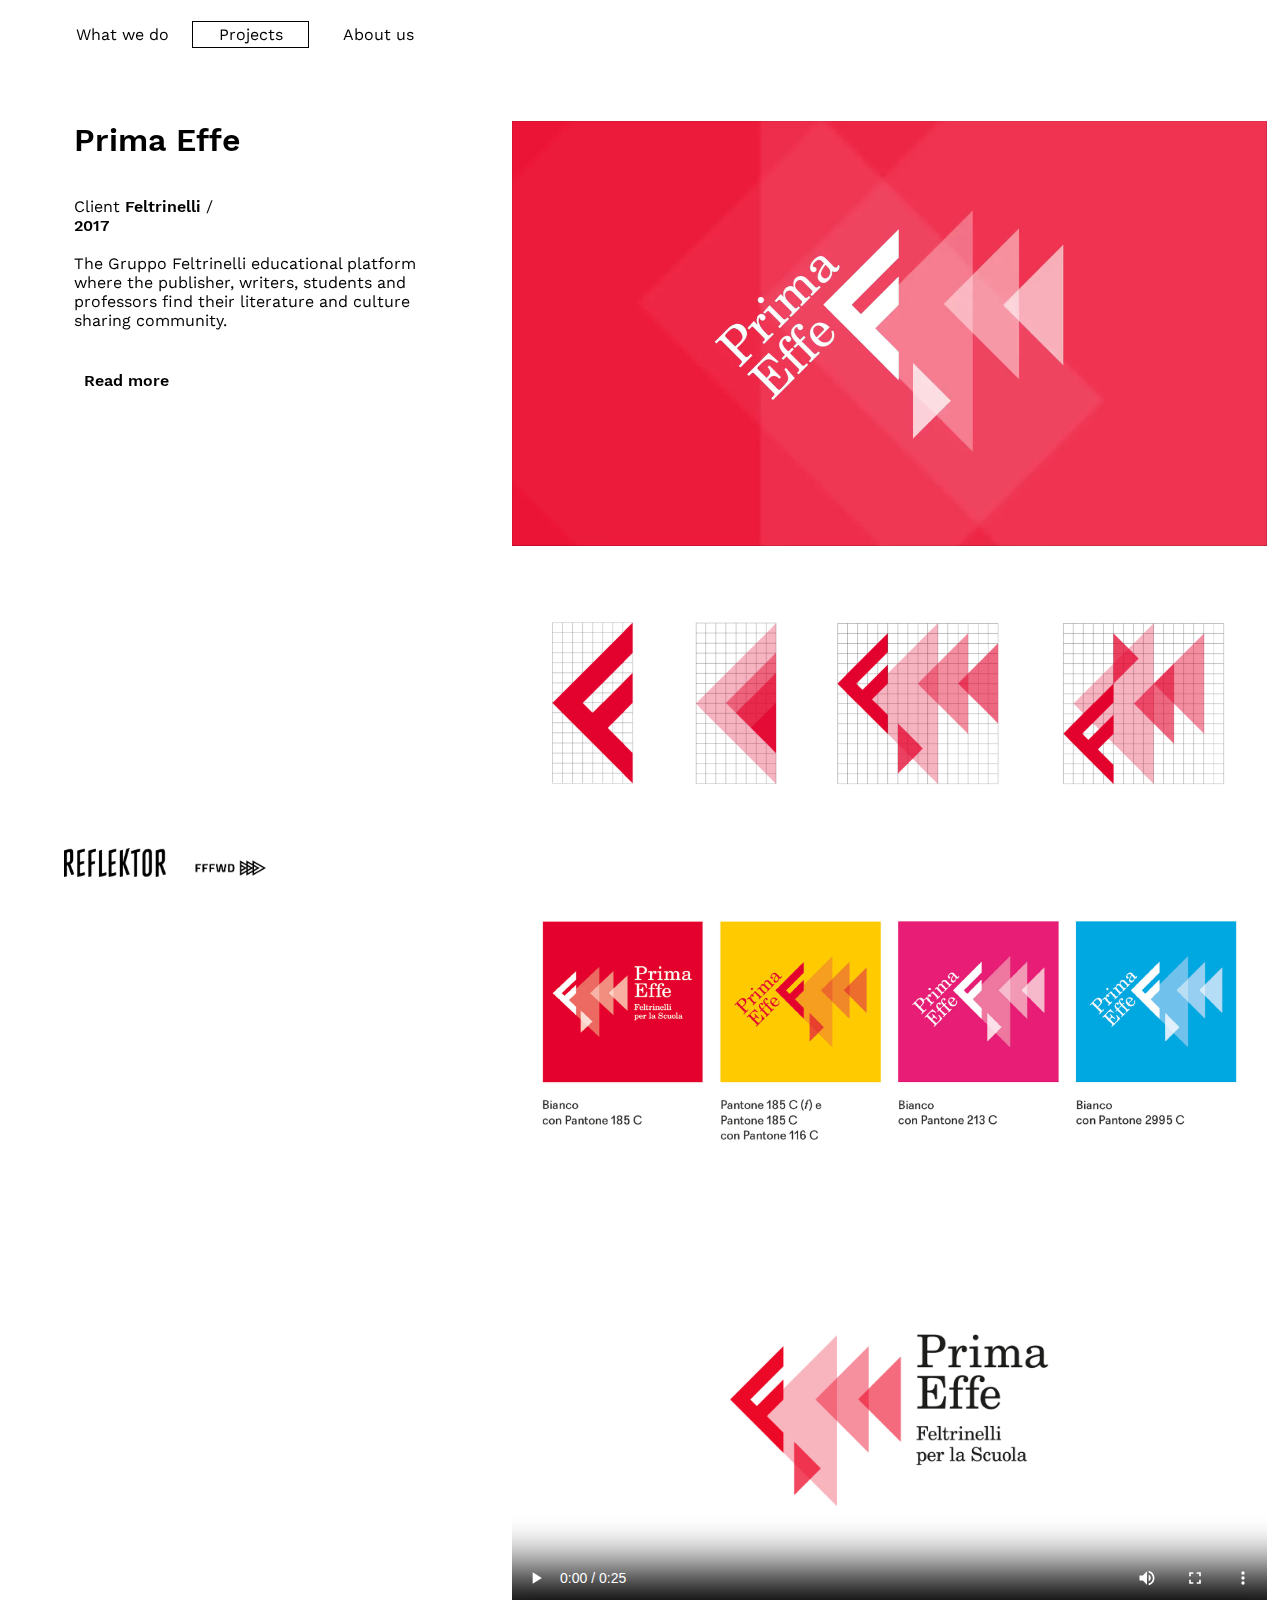
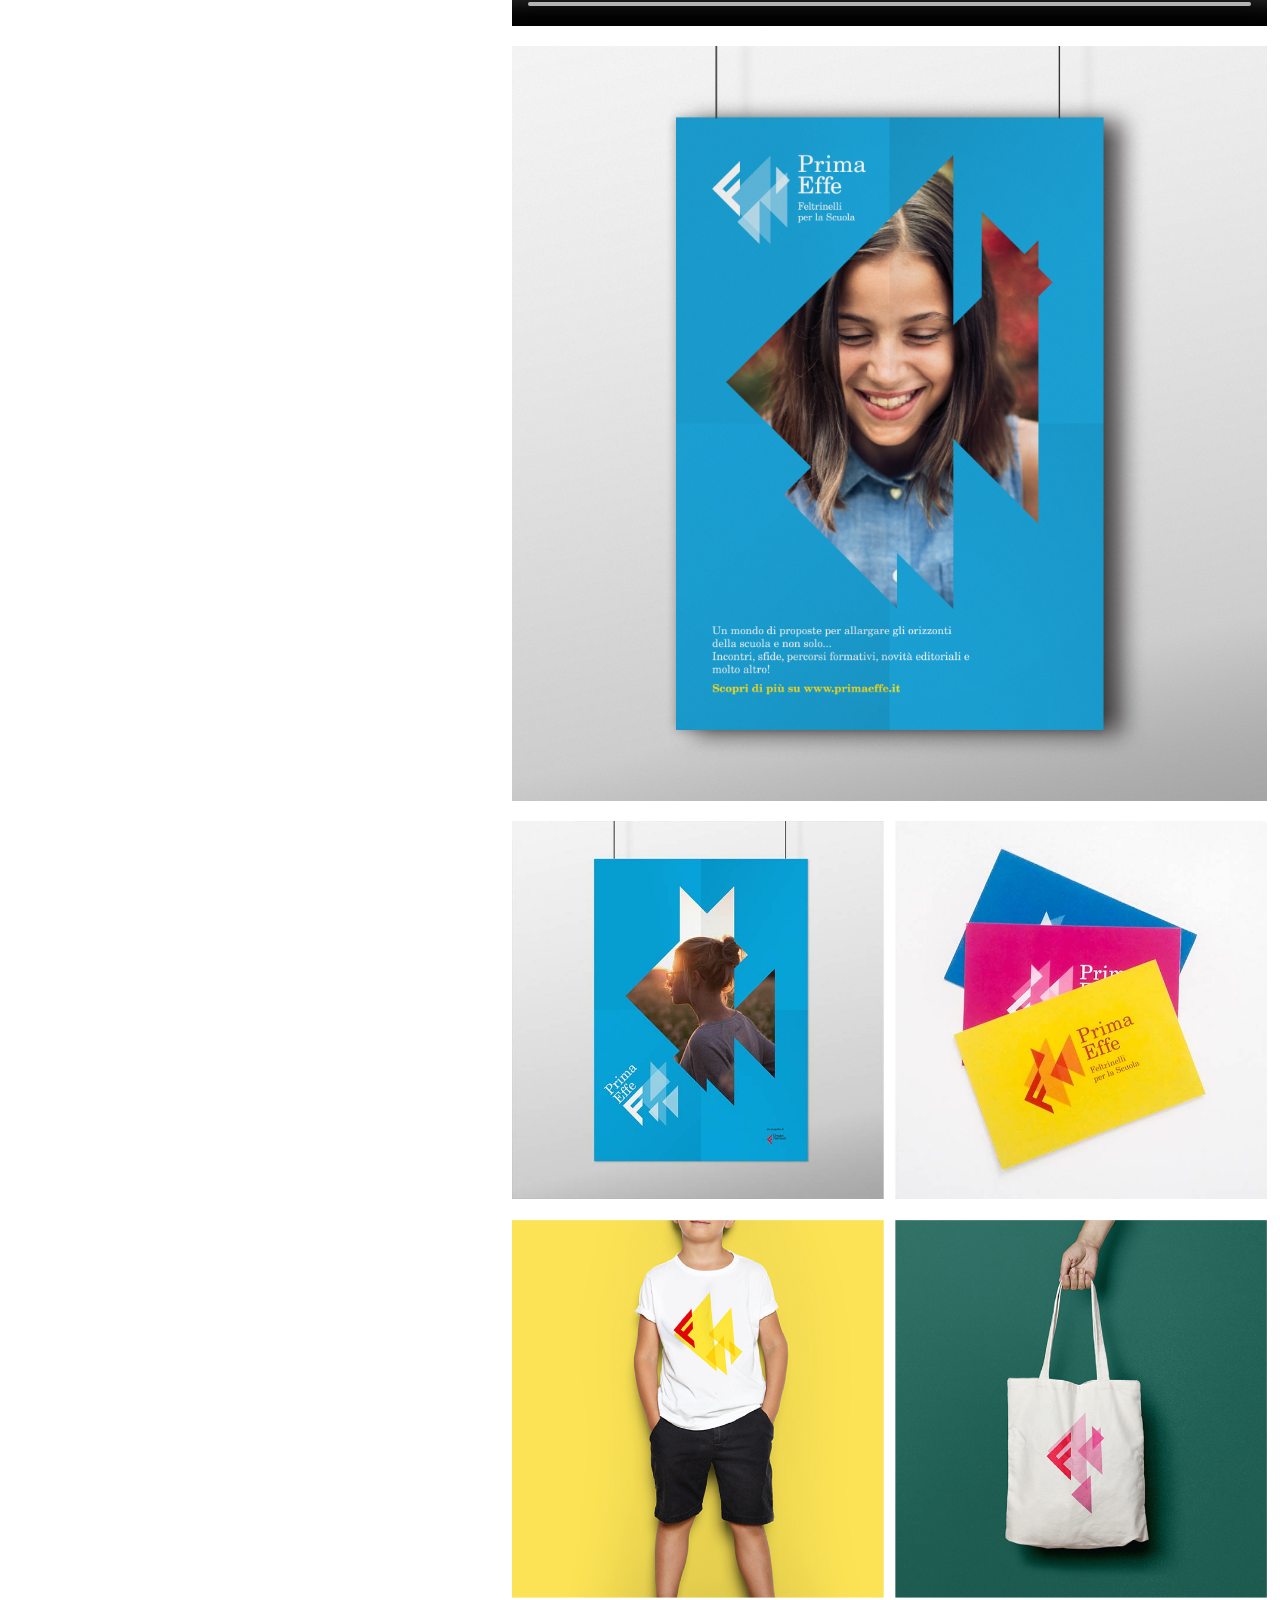
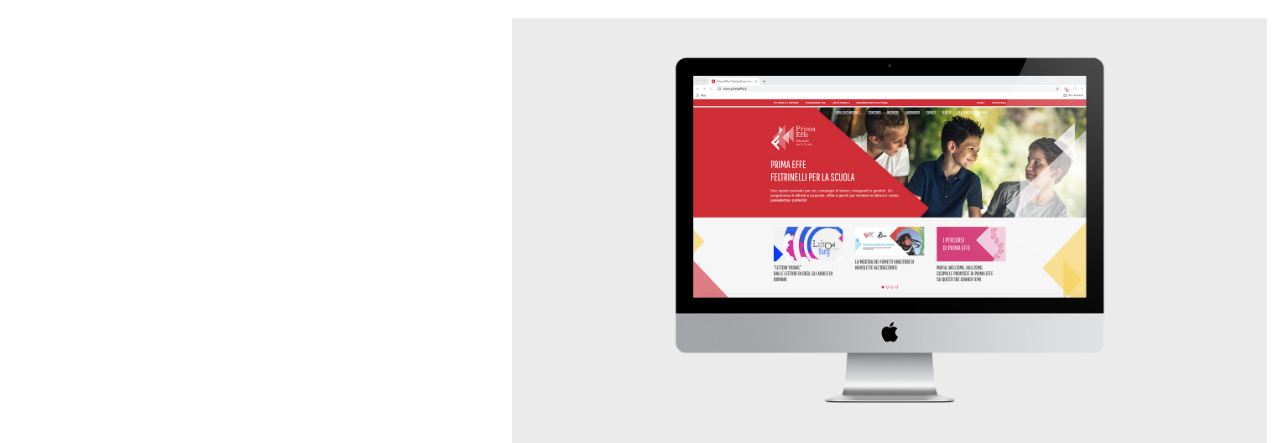
<file: prima_effe.html>
<html>
  <head>
    <meta charset="utf-8">
    <title> Projects - Prima Effe</title>
    <link rel='shortcut icon' type='image/x-icon' href='assets/favicon/favicon.ico' />
    <link href="style_mini.css" rel="stylesheet" type="text/css">
    <link href="style_maxi.css" rel="stylesheet" type="text/css">
    <link href='https://fonts.googleapis.com/css?family=Work+Sans' rel='stylesheet'>
    <meta name="viewport" content="width=device-width, initial-scale=1">
    <meta name="description" content="Reflektor is a branding agency founded in 2016 by Martina Profumo and Michele Morosi.">
    <meta name="keywords" content="Branding, Comunicazione, Design, Visual identity, Brand, Identità visiva, Innivazione, Innovation, Strategia, Strategy, Creative, Business, Posizionamento, Positioning, Produzione, Production, Video, Foto, UX design,Service, Servizi, Design thinking, Agenzia creativa, Milano, Milan, Tone of voice, logo, brand manual">
    <meta name="author" content="Reflektor">


  </head>
  <body leftmargin="0" topmargin="0" >

    <div id="banda_mobile" style="background-color:white;border-bottom: 0.1vw solid black"></div>

    <div id="menu">
      <div id="what_we_do" class="fondoBianco" style="border: 0.1vw solid transparent"> <a href="what_we_do.html"> What we do </a></div>
      <div id="projects" class="fondoBianco" style="border: 0.1vw solid"> <a href="projects.html">Projects</a> </div>
      <div id="about_us" class="fondoBianco" style="border: 0.1vw solid transparent"><a href="about_us.html"> About us</a> </div>
    </div>

    <img id="logoReflektor" src="assets/logo/reflektor_logo.png" alt="Reflektor_logo"></img>
    <img id="logoFFFWD" src="assets/logo/FFFWD_logo.png" alt="FFForward_logo"></img>


    <div id="desc">
      <div id="titolo">Prima Effe<br><br> </div>
      Client <em>Feltrinelli</em> / <br><em>2017</em> <br><br>
      The Gruppo Feltrinelli educational platform where the publisher, writers, students and professors find their literature and culture sharing community.  <br><br><br>
      <div id="read" onClick="scompare('visual');">Read more </div>
    </div>


    <div id="main">
      <div id="visual">
        <video onloadeddata="this.play();this.muted=false;" playsinline loop muted width="100%" min-height="100%"> <source src="assets/PrimaEffe/cover.mp4" type="video/mp4"></video>
        <img src="assets/PrimaEffe/costruzione_logo.png" style="width:100%" ></img>
        <img src="assets/PrimaEffe/palette.png" style="width:100%" ></img>
        <video width="100%" min-height="100%" controls poster="assets/PrimaEffe/intro_poster.jpg"> <source src="assets/PrimaEffe/intro.mp4" type="video/mp4"></video>
        <img src="assets/PrimaEffe/poster.jpg" style="width:100%;margin-top:20px" ></img>
        <img src="assets/PrimaEffe/poster_biglietti.jpg" style="width:100%;margin-top:20px" ></img>
        <img src="assets/PrimaEffe/maglia_borsa.png" style="width:100%;margin-top:20px" ></img>
        <img src="assets/PrimaEffe/website.jpg" style="width:100%;margin-top:20px" ></img>
      </div>

      <div id="testo">
        Prima Effe is Gruppo Feltrinelli’s first project in the educational field.
        <br><br>
        We dealt with the creation of a new name  and the art direction of Prima Effe’s visual identity with the aim of creating a fluid and dynamic system able to convey all the activities offered by the project.
        <br><br>
        In order to make the system instantly recognisable and closely related to the Feltrinelli logotype, we developed the Prima Effe visual identity starting from the famous symbol created by designer Bob Noorda.
        We created a fluid and dynamic identity made up of four triangular elements that are free to move within a specific grid.
        This visual asset allows the logo to be reinvented in different shapes, generating a continuously evolving system.
        <br><br>
        The primary color palette includes three main bright and vibrant colors inspired by highlighters, as a reminder of the world of school in a contemporary way.
        Beside them, we also kept the institutional red of the Feltrinelli identity.
        <br><br>
        Both the logo lettering and the endorsement are in New Century Schoolbook, the institutional Feltrinelli typeface, as a link with the other Feltrinelli projects.
        <br><br>
        Concerning the naming, Prima Effe combines a reference to the world of school with the fact that it is the first group project dedicated to the educational field coordinated by Feltrinelli and among the first in Italy.
        <br><br><br>

      </div>
    </div>


  </body>
  <script type="text/javascript">

  document.getElementById("testo").style.display='none';

  function scompare(visual) {
    if(document.getElementById("visual").style.display=='') {
       document.getElementById("visual").style.display='none';
       document.getElementById("testo").style.display='';
       document.getElementById("read").innerHTML = "Read less";
    }
    else{
      document.getElementById("visual").style.display='';
      document.getElementById("testo").style.display='none';
      document.getElementById("read").innerHTML = "Read more";
    }
  }
  </script>



</html>
</file>
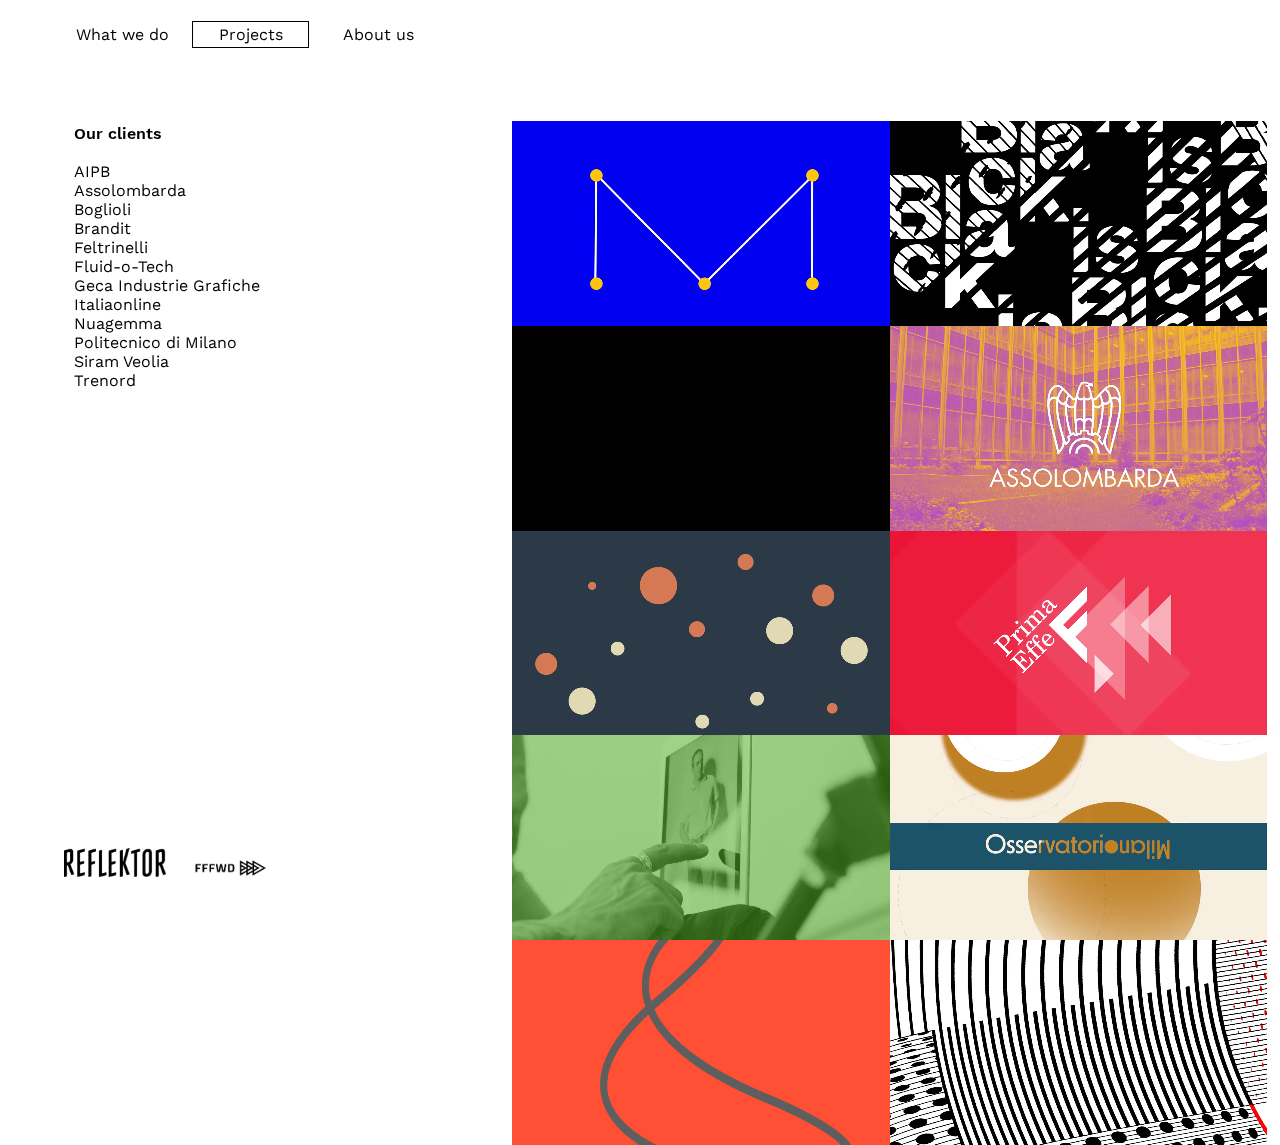
<file: projects.html>
<html>
  <head>
    <meta charset="utf-8">
    <title> Reflektor - Projects</title>
    <link rel='shortcut icon' type='image/x-icon' href='assets/favicon/favicon.ico'/>
    <link href="style_mini.css" rel="stylesheet" type="text/css">
    <link href="style_maxi.css" rel="stylesheet" type="text/css">
    <link href='https://fonts.googleapis.com/css?family=Work+Sans' rel='stylesheet'>
    <meta name="viewport" content="width=device-width, initial-scale=1">
    <meta name="description" content="Reflektor is a branding agency founded in 2016 by Martina Profumo and Michele Morosi.">
    <meta name="keywords" content="Branding, Comunicazione, Design, Visual identity, Brand, Identità visiva, Innivazione, Innovation, Strategia, Strategy, Creative, Business, Posizionamento, Positioning, Produzione, Production, Video, Foto, UX design,Service, Servizi, Design thinking, Agenzia creativa, Milano, Milan, Tone of voice, logo, brand manual">
    <meta name="author" content="Reflektor">

  </head>
  <body leftmargin="0" topmargin="0" >

    <div id="banda_mobile" style="background-color:white;border-bottom: 0.1vw solid black"></div>

    <div id="menu">
      <div id="what_we_do" class="fondoBianco" style="border: 0.1vw solid transparent"> <a href="what_we_do.html"> What we do </a></div>
      <div id="projects" class="fondoBianco" style="border: 0.1vw solid"> <a href="projects.html">Projects</a> </div>
      <div id="about_us" class="fondoBianco" style="border: 0.1vw solid transparent"><a href="about_us.html"> About us</a> </div>
    </div>

    <img id="logoReflektor" src="assets/logo/reflektor_logo.png" alt="Reflektor_logo"></img>
    <img id="logoFFFWD" src="assets/logo/FFFWD_logo.png" alt="FFForward_logo"></img>


      <div id="clientslist">
        <em>Our clients</em> <br><br>
        AIPB<br>
        Assolombarda<br>
        Boglioli<br>
        Brandit<br>
        Feltrinelli<br>
        Fluid-o-Tech<br>
        Geca Industrie Grafiche<br>
        Italiaonline<br>
        Nuagemma<br>
        Politecnico di Milano<br>
        Siram Veolia<br>
        Trenord<br>
      </div>

    <div id="main">
      <div id="griglia">


        <div id="unouno"><video onloadeddata="this.play();this.muted=false;" playsinline loop muted width="102%" min-height="100%"> <source src="assets/MSCA/cover.mp4" type="video/mp4"/></video></div>
        <div id="unodue"><video onloadeddata="this.play();this.muted=false;" playsinline loop muted width="102%" min-height="100%"> <source src="assets/BlackIsBlack/cover.mp4" type="video/mp4"/></video></div>

        <div id="dueuno"><video onloadeddata="this.play();this.muted=false;" playsinline loop muted width="102%" min-height="100%"> <source src="assets/Fluid-o-Tech/cover.mp4" type="video/mp4"/></video></div>
        <div id="duedue"><video onloadeddata="this.play();this.muted=false;" playsinline loop muted width="102%" min-height="100%"> <source src="assets/Assolombarda/cover.mp4" type="video/mp4"/></video></div>

        <div id="treuno"><video onloadeddata="this.play();this.muted=false;" playsinline loop muted width="102%" min-height="100%"> <source src="assets/Cambiamondo/cover.mp4" type="video/mp4"/></video></div>
        <div id="tredue"><video onloadeddata="this.play();this.muted=false;" playsinline loop muted width="102%" min-height="100%"> <source src="assets/PrimaEffe/cover.mp4" type="video/mp4"/></video></div>

        <div id="quattrouno"><video onloadeddata="this.play();this.muted=false;" playsinline loop muted width="102%" min-height="100%"> <source src="assets/PowerTheFuture/cover.mp4" type="video/mp4"/></video></div>
        <div id="quattrodue"><video onloadeddata="this.play();this.muted=false;" playsinline loop muted width="102%" min-height="100%"> <source src="assets/OsservatorioMilano2019/cover.mp4" type="video/mp4"/></video></div>

        <div id="cinqueuno"><video onloadeddata="this.play();this.muted=false;" playsinline loop muted width="102%" min-height="100%"> <source src="assets/Brandit/cover.mp4" type="video/mp4"/></video></div>
        <div id="cinquedue"><video onloadeddata="this.play();this.muted=false;" playsinline loop muted width="102%" min-height="100%"> <source src="assets/Rotobook/cover.mp4" type="video/mp4"/></video></div>



      </div>
      <div id="griglia_link">

        <a href="milano_smart_city_alliance.html"><div id="unouno_link"><div class="nomeLink"> Milano Smart City Alliance </div></div></a>
        <a href="black_is_black.html"><div id="unodue_link"><div class="nomeLink"> Rotobook </div></div></a>

        <a href="fluid-o-tech.html"><div id="dueuno_link"><div class="nomeLink"> Fluid-o-Tech </div></div></a>
        <a href="assolombarda.html"><div id="duedue_link"><div class="nomeLink"> Assolombarda </div></div></a>

        <a href="cambiamondo.html"><div id="treuno_link"><div class="nomeLink"> Siram Veolia </div></div></a>
        <a href="prima_effe.html"><div id="tredue_link"><div class="nomeLink"> Feltrinelli </div></div></a>

        <a href="power_the_future.html"><div id="quattrouno_link"><div class="nomeLink"> Fluid-o-Tech </div></div></a>
        <a href="osservatorio_milano_2019.html"><div id="quattrodue_link"><div class="nomeLink"> Assolombarda / Comune di Milano </div></div></a>

        <a href="brandit.html"> <div id="cinqueuno_link"><div class="nomeLink"> Brandit </div></div>
        <a href="rotobook.html"><div id="cinquedue_link"><div class="nomeLink"> Geca </div></div></a>




      </div>

    </div>

  </body>
  </html>
</file>
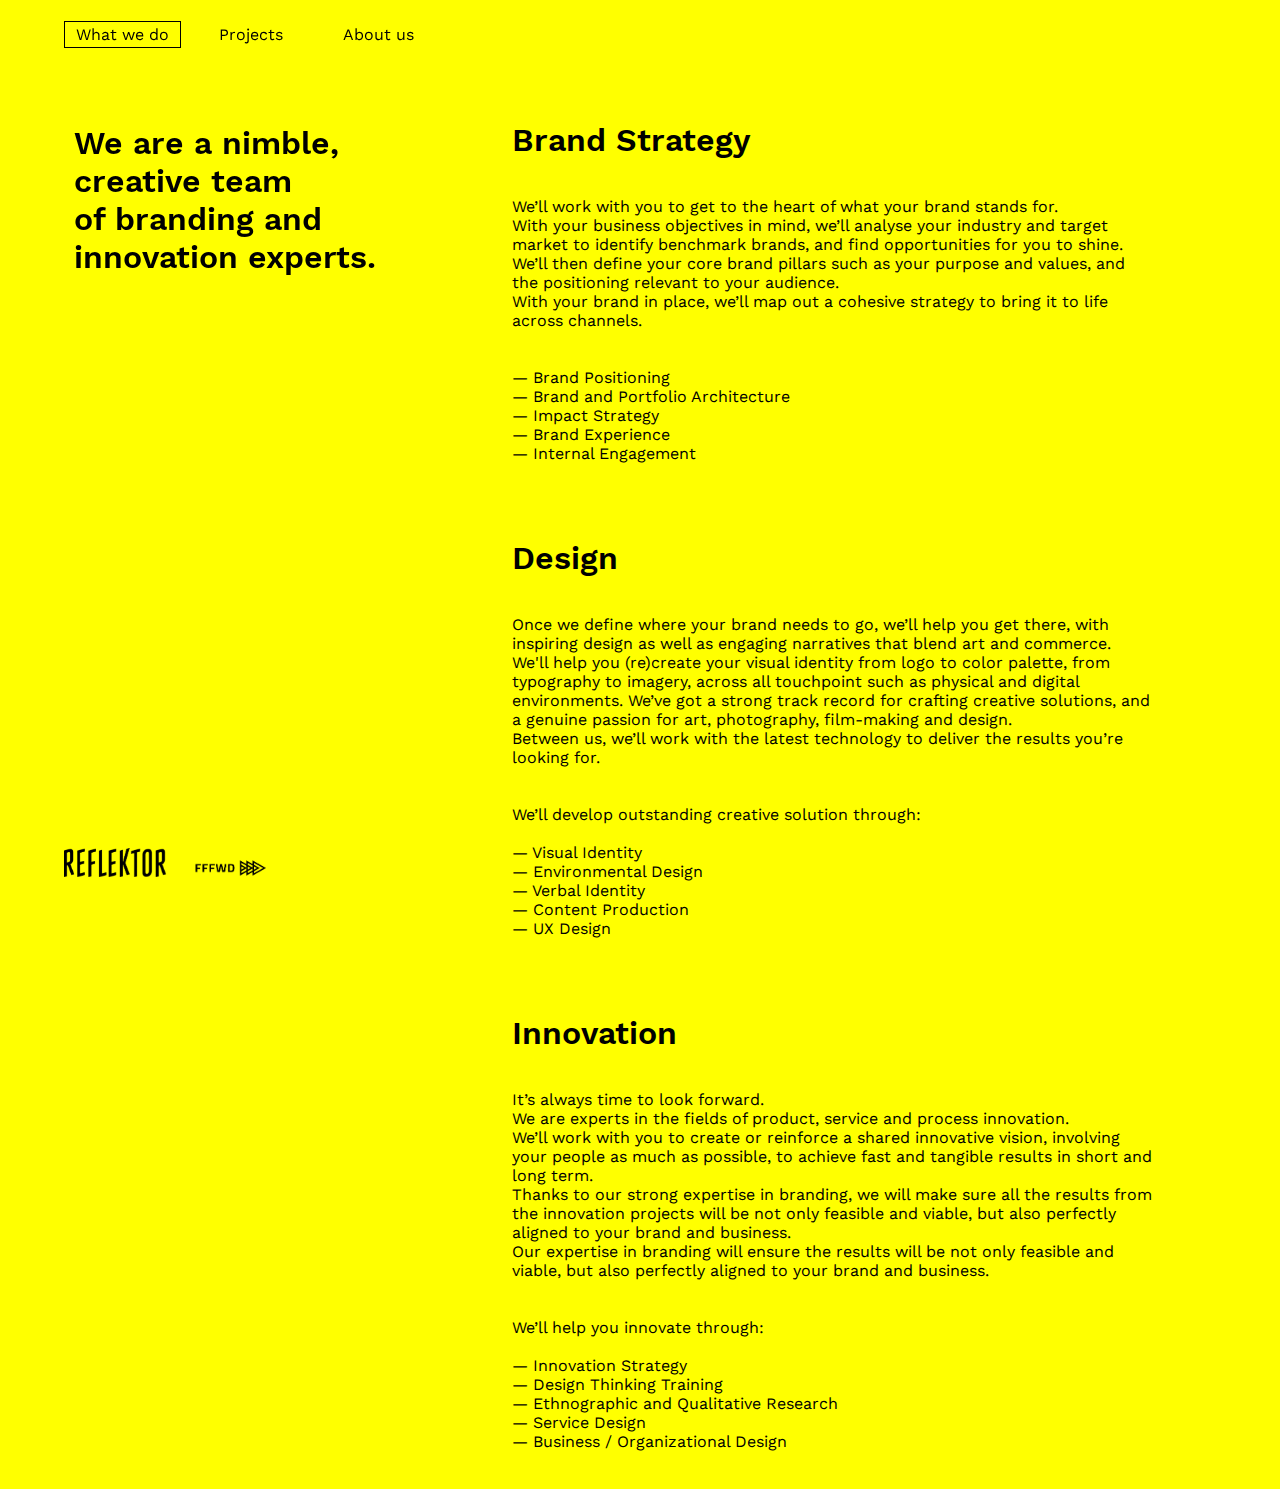
<file: what_we_do.html>
<html>
  <head>
    <meta charset="utf-8">
    <title> Reflektor - What we do </title>
    <link rel='shortcut icon' type='image/x-icon' href='assets/favicon/favicon.ico' />
    <link href="style_mini.css" rel="stylesheet" type="text/css">
    <link href="style_maxi.css" rel="stylesheet" type="text/css">
    <link href='https://fonts.googleapis.com/css?family=Work+Sans' rel='stylesheet'>
    <meta name="viewport" content="width=device-width, initial-scale=1">
    <meta name="description" content="Reflektor is a branding agency founded in 2016 by Martina Profumo and Michele Morosi.">
    <meta name="keywords" content="Branding, Comunicazione, Design, Visual identity, Brand, Identità visiva, Innivazione, Innovation, Strategia, Strategy, Creative, Business, Posizionamento, Positioning, Produzione, Production, Video, Foto, UX design,Service, Servizi, Design thinking, Agenzia creativa, Milano, Milan, Tone of voice, logo, brand manual">
    <meta name="author" content="Reflektor">

  </head>
  <body leftmargin="0" topmargin="0" style="background-color:yellow"  >

    <div id="banda_mobile" style="background-color:yellow;border-bottom: 0.1vw solid black"></div>

    <div id="menu">
      <div id="what_we_do" class="fondoBianco" style="border: 0.1vw solid"> <a href="what_we_do.html"> What we do </a></div>
      <div id="projects" class="fondoBianco" style="border: 0.1vw solid transparent"> <a href="projects.html">Projects</a> </div>
      <div id="about_us" class="fondoBianco" style="border: 0.1vw solid transparent"><a href="about_us.html"> About us</a> </div>
    </div>

    <img id="logoReflektor" src="assets/logo/reflektor_logo.png" alt="Reflektor_logo"></img>
    <img id="logoFFFWD" src="assets/logo/FFFWD_logo.png" alt="FFForward_logo"></img>


    <div id="we_are">
      <em>We are a nimble, <br> creative team <br>of branding and <br>innovation experts.</em><br><br>

    </div>

    <div id="main">
      <div id="what">
        <div id="strategy" class="titolini"><em>Brand Strategy<br><br></em></div>
        <div id="strategy_testo" class="testi">
          We’ll work with you to get to the heart of what your brand stands for.<br>
With your business objectives in mind, we’ll analyse your industry and target market to identify benchmark brands, and find opportunities for you to shine.
We’ll then define your core brand pillars such as your purpose and values, and the positioning relevant to your audience.<br>
With your brand in place, we’ll map out a cohesive strategy to bring it to life across channels.<br><br><br>
&mdash; Brand Positioning<br>
&mdash; Brand and Portfolio Architecture<br>
&mdash; Impact Strategy<br>
&mdash; Brand Experience<br>
&mdash; Internal Engagement<br><br><br><br><br>
        </div>


        <div id="design" class="titolini"><em>Design<br><br></em></div>
        <div id="design_testo" class="testi">
          Once we define where your brand needs to go, we’ll help you get there, with inspiring design as well as engaging narratives that blend art and commerce.<br>
  We'll help you (re)create your visual identity from logo to color palette, from typography to imagery, across all touchpoint such as physical and digital environments.
  We’ve got a strong track record for crafting creative solutions, and a genuine passion for art, photography, film-making and design.<br>
  Between us, we’ll work with the latest technology to deliver the results you’re looking for.<br><br><br>
We’ll develop outstanding creative solution through:<br><br>
&mdash; Visual Identity<br>
&mdash; Environmental Design<br>
&mdash; Verbal Identity<br>
&mdash; Content Production<br>
&mdash; UX Design<br><br><br><br><br>
        </div>


        <div id="innovation" class="titolini"><em>Innovation<br><br></em></div>
        <div id="innovation_testo" class="testi">
          It’s always time to look forward.<br>
  We are experts in the fields of product, service and process innovation.<br>
  We’ll work with you to create or reinforce a shared innovative vision, involving your people as much as possible, to achieve fast and tangible results in short and long term.<br>
  Thanks to our strong expertise in branding, we will make sure all the results from the innovation projects will be not only feasible and viable, but also perfectly aligned to your brand and business.<br>
  Our expertise in branding will ensure the results will be not only feasible and viable, but also perfectly aligned to your brand and business.<br><br><br>
  We’ll help you innovate through:<br><br>
&mdash; Innovation Strategy<br>
&mdash; Design Thinking Training<br>
&mdash; Ethnographic and Qualitative Research<br>
&mdash; Service Design<br>
&mdash; Business / Organizational Design<br><br><br>
        </div>

      </div>
    </div>

  </body>
</html>
</file>
<file: style_mini.css>
@media screen and (max-width: 768px) {
  /**generale**/
@font-face {
	font-family: 'WorkSansSemiBold';
	src: url('assets/font/WorkSans-SemiBold.ttf');
	}
body{
  position: absolute;
  font-family: 'Work Sans';
  cursor: default;
overflow-x:hidden;
}
a{
   text-decoration: none;
   color: inherit;
   cursor: pointer;
}
em{
  font-style: normal;
  font-family: WorkSansSemiBold;
}
#banda_mobile{
	width: 100vw;
	height:120px;
	position: fixed;
	z-index: +4;
}
#main{
  width: 90vw;
  position: relative;
}
#menu{
  margin-top: 65px;
  width: 90vw;
  position: fixed;
  font-size: 15px;
	z-index: +5;
}
#what_we_do{
	position: absolute;
	margin-left: 5vw;
  width: 30vw;
  text-align: center;
  padding-top:3px;
  padding-bottom:3px;
}
#projects{
	position: absolute;
  margin-left: 35vw;
	width: 30vw;
	text-align: center;
  padding-top:3px;
  padding-bottom:3px;
}
#about_us{
	position: absolute;
	margin-left:65vw;
	width: 30vw;
	text-align: center;
  padding-top:3px;
  padding-bottom:3px;

}
#logoReflektor{
  top: 20px;
  margin-left: 5vw;
  position: fixed;
  width: 80px;
	z-index: +5;
}
#logoFFFWD{
  top: 30px;
  margin-left:80vw;
  position: fixed;
  width: 60px;
	z-index: +5;
}

/**landing**/
#wiggle{
	height:100%;
position: fixed;
z-index: -3;
}
/**about us**/
.titolini{
	font-size: 25px;
}
.testi{
	font-size: 15px;
}

#we_are{
  margin-top: 140px;
	margin-left: 5vw;
	margin-right: 5vw;
  width: 90vw;
  position: absolute;
	font-size: 25px;
}
#what{
	margin-top: 330px;
	margin-left:5vw;
	margin-right:5vw;
	width: 90vw;
  position: relative;
  overflow:scroll;
}
#what::-webkit-scrollbar {
    display: none;
}
#what{
  -ms-overflow-style: none;  /* IE and Edge */
  scrollbar-width: none;  /* Firefox */
}


/**projects**/
#clientslist{
	margin-top: 140px;
	margin-left: 5vw;
	margin-right: 5vw;
  width: 90vw;
  position: absolute;
	font-size: 15px;
}
#griglia{
	margin-top: 450px;
  height: 560vw;
  width: 100vw;
  position: absolute;
  overflow:scroll;
  z-index: +1;
}
#griglia::-webkit-scrollbar {
    display: none;
}
#griglia{
  -ms-overflow-style: none;  /* IE and Edge */
  scrollbar-width: none;  /* Firefox */
}
#unouno{
  height: 56vw;
  width: 100vw;
  position: absolute;
  overflow:hidden;
  z-index: +1;
}
#unodue{
	height: 56vw;
  width: 100vw;
	margin-top:56vw;
  position: absolute;
  overflow:hidden;
  z-index: +1;
}
#dueuno{
	height: 56vw;
  width: 100vw;
	margin-top:112vw;
  position: absolute;
  overflow:hidden;
  z-index: +1;
}
#duedue{
	height: 56vw;
  width: 100vw;
	margin-top:168vw;
  position: absolute;
  overflow:hidden;
  z-index: +1;
}
#treuno{
	height: 56vw;
  width: 100vw;
	margin-top:224vw;
  position: absolute;
  overflow:hidden;
  z-index: +1;
}
#tredue{
	height: 56vw;
  width: 100vw;
	margin-top:280vw;
  position: absolute;
  overflow:hidden;
  z-index: +1;
}
#quattrouno{
	height: 56vw;
  width: 100vw;
	margin-top:336vw;
  position: absolute;
  overflow:hidden;
  z-index: +1;
}
#quattrodue{
	height: 56vw;
  width: 100vw;
	margin-top:392vw;
  position: absolute;
  overflow:hidden;
  z-index: +1;
}
#cinqueuno{
	height: 56vw;
  width: 100vw;
	margin-top:448vw;
  position: absolute;
  overflow:hidden;
  z-index: +1;
}
#cinquedue{
	height: 56vw;
  width: 100vw;
	margin-top:504vw;
  position: absolute;
  overflow:hidden;
  z-index: +1;
}
#griglia_link{
	height: 560vw;
	margin-top: 450px;
  width: 100vw;
  position: absolute;
  overflow:scroll;
  z-index: +2;
}
#griglia_link::-webkit-scrollbar {
    display: none;
}
#griglia_link{
  -ms-overflow-style: none;  /* IE and Edge */
  scrollbar-width: none;  /* Firefox */
}
.nomeLink{
  font-family:WorkSansSemiBold;
  background-color:yellow;
  padding-left:10px;
  padding-right:10px;
  padding-top:3px;
  padding-bottom:3px;
  margin-left:20px;
  margin-top:20px;
  position:absolute;
}
#unouno_link{
	height: 56vw;
  width: 100vw;
  background-color: transparent;
  position: absolute;
  overflow:hidden;
  z-index: +2;
	font-size: 15px;
}
#unodue_link{
	height: 56vw;
	width: 100vw;
	margin-top: 56vw;
  background-color: transparent;
  position: absolute;
  overflow:hidden;
  z-index: +2;
	font-size: 15px;
}
#dueuno_link{
	height: 56vw;
	width: 100vw;
	margin-top: 112vw;
  background-color: transparent;
  position: absolute;
  overflow:hidden;
  z-index: +2;
	font-size: 15px;
}
#duedue_link{
	height: 56vw;
	width: 100vw;
	margin-top: 168vw;
  background-color: transparent;
  position: absolute;
  overflow:hidden;
  z-index: +2;
	font-size: 15px;
}
#treuno_link{
	height: 56vw;
  width: 100vw;
	margin-top: 224vw;
  background-color: transparent;
  position: absolute;
  overflow:hidden;
  z-index: +2;
	font-size: 15px;
}
#tredue_link{
  height: 56vw;
  width: 100vw;
	margin-top: 280vw;
  background-color: transparent;
  position: absolute;
  overflow:hidden;
  z-index: +2;
	font-size: 15px;
}
#quattrouno_link{
  height: 56vw;
  width: 100vw;
	margin-top: 336vw;
  background-color: transparent;
  position: absolute;
  overflow:hidden;
  z-index: +2;
	font-size: 15px;
}
#quattrodue_link{
  height: 56vw;
  width: 100vw;
	margin-top: 392vw;
  background-color: transparent;
  position: absolute;
  overflow:hidden;
  z-index: +2;
	font-size: 15px;
}
#cinqueuno_link{
  height: 56vw;
  width: 100vw;
	margin-top: 448vw;
  background-color: transparent;
  position: absolute;
  overflow:hidden;
  z-index: +2;
	font-size: 15px;
}
#cinquedue_link{
  height: 56vw;
  width: 100vw;
	margin-top: 504vw;
  background-color: transparent;
  position: absolute;
  overflow:hidden;
  z-index: +2;
	font-size: 15px;
}

/**about us**/
#links{
	visibility: hidden;
	height: 0px;
}
#links_mobile{
	font-size: 10px;
position: absolute;
}

#who{
	margin-top: 140px;
	margin-left: 5vw;
	margin-right: 5vw;
  width: 90vw;
  position: absolute;
	font-size: 25px;
}
#who::-webkit-scrollbar {
    display: none;
}
#who{
  -ms-overflow-style: none;  /* IE and Edge */
  scrollbar-width: none;  /* Firefox */
}
#info{
  font-size: 10px;
	text-decoration: underline;
	cursor: pointer;
}
#dettagli{
  font-size: 10px;
	margin-top: 140px;
	width: 90vw;
	margin-left:5vw;
	margin-right:5vw;
	padding-top:3px;
	padding-bottom:3px;

}

/**progetti**/
#desc{
  margin-left: 5vw;
	margin-right: 5vw;
  margin-top: 140px;
  width: 90vw;
  position: absolute;
  font-size: 15px;
}
#titolo{
	font-size: 25px;
  font-family: WorkSansSemiBold;
}
#read{
  font-family: WorkSansSemiBold;
  position: absolute;
  font-size: 15px;
	padding-left: 10px;
	padding-right: 10px;
  padding-top:3px;
  padding-bottom:3px;
  text-align:left;
  cursor: pointer;
  background-color: yellow;
}
#visual{
  margin-top: 450px;
  height: auto;
  width: 100vw;
  position: relative;
  overflow:hidden;
  z-index: +1;
}
#testo{
  margin-top: 450px;
  width: 90vw;
	margin-left: 5vw;
  font-size: 15px;
  position: relative;
  overflow:scroll;
  z-index: 0;
}
	#testo::-webkit-scrollbar {
    display: none;
}
#testo{
  -ms-overflow-style: none;  /* IE and Edge */
  scrollbar-width: none;  /* Firefox */
}
}
</file>
<file: style_maxi.css>
@media screen and (min-width: 768px) {


/**generale**/
@font-face {
	font-family: 'WorkSansSemiBold';
	src: url('assets/font/WorkSans-SemiBold.ttf');
	}
body{
  background: white;
  position: absolute;
  font-family: 'Work Sans';
  cursor: default;
	overflow-x:hidden;
}

a{
   text-decoration: none;
   color: inherit;
   cursor: pointer;
}
em{
  font-style: normal;
  font-family: WorkSansSemiBold;
}
#main{
  height: 100vh;
  width: 60vw;
  margin-left:40vw;
  margin-top: 0px;
  align: right;
  position: absolute;
}
#menu{
  margin-left: 5vw;
  margin-top: 20px;
  width: 30vw;
  position: fixed;
  font-size: 1.25vw;
}
#what_we_do{
  width: 9vw;
  text-align: center;
  position: fixed;
  padding-top:3px;
  padding-bottom:3px;
}
#projects{
  margin-left: 10vw;
  width: 9vw;
  text-align: center;
  position: fixed;
  padding-top:3px;
  padding-bottom:3px;
}
#about_us{
  margin-left: 20vw;
  width: 9vw;
  text-align: center;
  position: fixed;
  padding-top:3px;
  padding-bottom:3px;
}
.fondoGiallo:hover{
  background-color: black;
  border: 0.1vw solid transparent;
  color:yellow;
}
.fondoBianco:hover{
  background-color: yellow;
  border: 0.1vw solid transparent;
  color:black;
}
.fondoNero:hover{
  background-color: yellow;
  border: 0.1vw solid transparent;
  color:black;
}
#logoReflektor{
  bottom: 20px;
  padding-bottom: 3px;
  margin-left: 5vw;
  position: fixed;
  width: 8vw;
}
#logoFFFWD{
  bottom: 20px;
  padding-bottom: 3px;
  margin-left: 15vw;
  position: fixed;
  width: 6vw;
}
#banda_mobile{
	visibility: hidden;
}


/**landing**/
#wiggle{
	width:100%;
	overflow: hidden;
}



/**what we do**/
.titolini{
	font-size: 2.5vw;
}
.testi{
	font-size: 1.25vw;
}
#we_are{
  margin-left: 5vw;
  margin-top: 120px;
  width: 30vw;
  position: fixed;
  font-size: 2.5vw;
  padding:3px;
  padding-left: 10px;

}
#what{
  margin-top: 120px;
  width: 50vw;
  position: relative;
  overflow:scroll;
  z-index: +1;
}
#what::-webkit-scrollbar {
    display: none;
}
#what{
  -ms-overflow-style: none;  /* IE and Edge */
  scrollbar-width: none;  /* Firefox */
}



/**projects**/
#clientslist{
  margin-left: 5vw;
  margin-top: 120px;
  width: 30vw;
  position: fixed;
  font-size: 1.25vw;
  padding:3px;
  padding-left: 10px;
}
#griglia{
  height: 80vw;
  margin-top: 120px;
  width: 59vw;
  position: absolute;
  overflow:scroll;
  z-index: +1;

}
#griglia::-webkit-scrollbar {
    display: none;
}
#griglia{
  -ms-overflow-style: none;  /* IE and Edge */
  scrollbar-width: none;  /* Firefox */
}
#unouno{
  height: 16vw;
  width: 29.5vw;
  position: absolute;
  overflow:hidden;
  z-index: +1;
}
#unodue{
  margin-left:29.5vw;
  height: 16vw;
  width: 29.5vw;
  position: absolute;
  overflow:hidden;
  z-index: +1;
}
#dueuno{
  margin-top:16vw;
  height: 16vw;
  width: 29.5vw;
  position: absolute;
  overflow:hidden;
  z-index: +1;
}
#duedue{
  margin-top:16vw;
  margin-left:29.5vw;
  height: 16vw;
  width: 29.5vw;
  position: absolute;
  overflow:hidden;
  z-index: +1;
}
#treuno{
  margin-top:32vw;
  height: 16vw;
  width: 29.5vw;
  position: absolute;
  overflow:hidden;
  z-index: +1;
}
#tredue{
  margin-top:32vw;
  margin-left:29.5vw;
  height: 16vw;
  width: 29.5vw;
  position: absolute;
  overflow:hidden;
  z-index: +1;
}
#quattrouno{
  margin-top:48vw;
  height: 16vw;
  width: 29.5vw;
  position: absolute;
  overflow:hidden;
  z-index: +1;
}
#quattrodue{
  margin-top:48vw;
	margin-left:29.5vw;
  height: 16vw;
  width: 29.5vw;
  position: absolute;
  overflow:hidden;
  z-index: +1;
}
#cinqueuno{
  margin-top:64vw;
  height: 16vw;
  width: 29.5vw;
  position: absolute;
  overflow:hidden;
  z-index: +1;
}
#cinquedue{
  margin-top:64vw;
	margin-left:29.5vw;
  height: 16vw;
  width: 29.5vw;
  position: absolute;
  overflow:hidden;
  z-index: +1;
}

#griglia_link{
  height: 80vw;
  margin-top: 120px;
  width: 59vw;
  position: absolute;
  overflow:scroll;
  z-index: +2;
}
#griglia_link::-webkit-scrollbar {
    display: none;
}
#griglia_link{
  -ms-overflow-style: none;  /* IE and Edge */
  scrollbar-width: none;  /* Firefox */
}
.nomeLink{
  font-family:WorkSansSemiBold;
  background-color:yellow;
  padding-left:10px;
  padding-right:10px;
  padding-top:3px;
  padding-bottom:3px;
  margin-left:1vw;
  margin-top:1vw;
  position:absolute;
}
#unouno_link{
  height: 16vw;
  width: 29.5vw;
  background-color: transparent;
  position: absolute;
  overflow:hidden;
  z-index: +2;
  font-size: 1.25vw;
  margin-left: 0vw;
  margin-top: 0vw;
  opacity: 0;
}
#unouno_link:hover{
  opacity: 1;
}
#unodue_link{
  height: 16vw;
  width: 29.5vw;
  background-color: transparent;
  position: absolute;
  overflow:hidden;
  z-index: +2;
  font-size: 1.25vw;
  margin-left: 29.5vw;
  margin-top: 0vw;
  opacity: 0;
}
#unodue_link:hover{
  opacity: 1;
}
#dueuno_link{
  height: 16vw;
  width: 29.5vw;
  background-color: transparent;
  position: absolute;
  overflow:hidden;
  z-index: +2;
  font-size: 1.25vw;
  margin-left: 0vw;
  margin-top: 16vw;
  opacity: 0;
}
#dueuno_link:hover{
  opacity: 1;
}
#duedue_link{
  height: 16vw;
  width: 29.5vw;
  background-color: transparent;
  position: absolute;
  overflow:hidden;
  z-index: +2;
  font-size: 1.25vw;
  margin-left: 29.5vw;
  margin-top: 16vw;
  z-index: +2;
  opacity: 0;
}
#duedue_link:hover{
  opacity: 1;
}
#treuno_link{
  height: 16vw;
  width: 29.5vw;
  background-color: transparent;
  position: absolute;
  overflow:hidden;
  z-index: +2;
  font-size: 1.25vw;
  margin-left: 0vw;
  margin-top: 32vw;
  opacity: 0;
}
#treuno_link:hover{
  opacity: 1;
}
#tredue_link{
  height: 16vw;
  width: 29.5vw;
  background-color: transparent;
  position: absolute;
  overflow:hidden;
  z-index: +2;
  font-size: 1.25vw;
  margin-left: 29.5vw;
  margin-top: 32vw;
  opacity: 0;
}
#tredue_link:hover{
  opacity: 1;
}
#quattrouno_link{
  height: 16vw;
  width: 29.5vw;
  background-color: transparent;
  position: absolute;
  overflow:hidden;
  z-index: +2;
  font-size: 1.25vw;
  margin-left: 0vw;
  margin-top: 48vw;
  opacity: 0;
}
#quattrouno_link:hover{
  opacity: 1;
}
#quattrodue_link{
  height: 16vw;
  width: 29.5vw;
  background-color: transparent;
  position: absolute;
  overflow:hidden;
  z-index: +2;
  font-size: 1.25vw;
  margin-left: 29.5vw;
  margin-top: 48vw;
  opacity: 0;
}
#quattrodue_link:hover{
  opacity: 1;
}
#cinqueuno_link{
  height: 16vw;
  width: 29.5vw;
  background-color: transparent;
  position: absolute;
  overflow:hidden;
  z-index: +2;
  font-size: 1.25vw;
  margin-left: 0vw;
  margin-top: 64vw;
  opacity: 0;
}
#cinqueuno_link:hover{
  opacity: 1;
}
#cinquedue_link{
  height: 16vw;
  width: 29.5vw;
  background-color: transparent;
  position: absolute;
  overflow:hidden;
  z-index: +2;
  font-size: 1.25vw;
  margin-left: 29.5vw;
  margin-top: 64vw;
  opacity: 0;
}
#cinquedue_link:hover{
  opacity: 1;
}
/**about_us**/
#links{
	margin-left: 5vw;
  margin-top: 120px;
  width: 30vw;
  position: fixed;
  font-size: 1.25vw;
  padding:3px;
  padding-left: 10px;
}
#links_mobile{
	visibility: hidden;
	height:0px;
}
#who{
  margin-top: 120px;
  width: 50vw;
  font-size: 2.5vw;
  position: absolute;
  overflow:hidden;
  z-index: +1;
}
#who::-webkit-scrollbar {
    display: none;
}
#who{
  -ms-overflow-style: none;  /* IE and Edge */
  scrollbar-width: none;  /* Firefox */
}
#info{
  font-size: 0.75vw;
	text-decoration: underline;
	cursor: pointer;
}
#dettagli{
	margin-top: 120px;
  font-size: 0.75vw;
	width: 50vw;
	position: absolute;

}
#close{
	visibility: hidden;
}

/**progetti**/
#desc{
  margin-left: 5vw;
  margin-top: 120px;
  width: 30vw;
  position: fixed;
  font-size: 1.25vw;
  padding-left: 10px;
}
#titolo{
  font-size: 2.5vw;
  font-family: WorkSansSemiBold;
}
#read{
  font-family: WorkSansSemiBold;
  position: fixed;
  font-size: 1.25vw;
  padding-top:3px;
  padding-bottom:3px;
  padding-left: 10px;
  width:9vw;
  text-align:left;
  cursor: pointer;
}
#read:hover{
  background-color: yellow;
}
#visual{
  margin-top: 120px;
  height: auto;
  width: 59vw;
  position: absolute;
  overflow:hidden;
  z-index: +1;
}
#testo{
  margin-top: 120px;
  width: 50vw;
  font-size: 1.25vw;
  position: relative;
  overflow:scroll;
  z-index: 0;
}
#testo::-webkit-scrollbar {
    display: none;
}
#testo{
  -ms-overflow-style: none;  /* IE and Edge */
  scrollbar-width: none;  /* Firefox */
}
}
</file>
